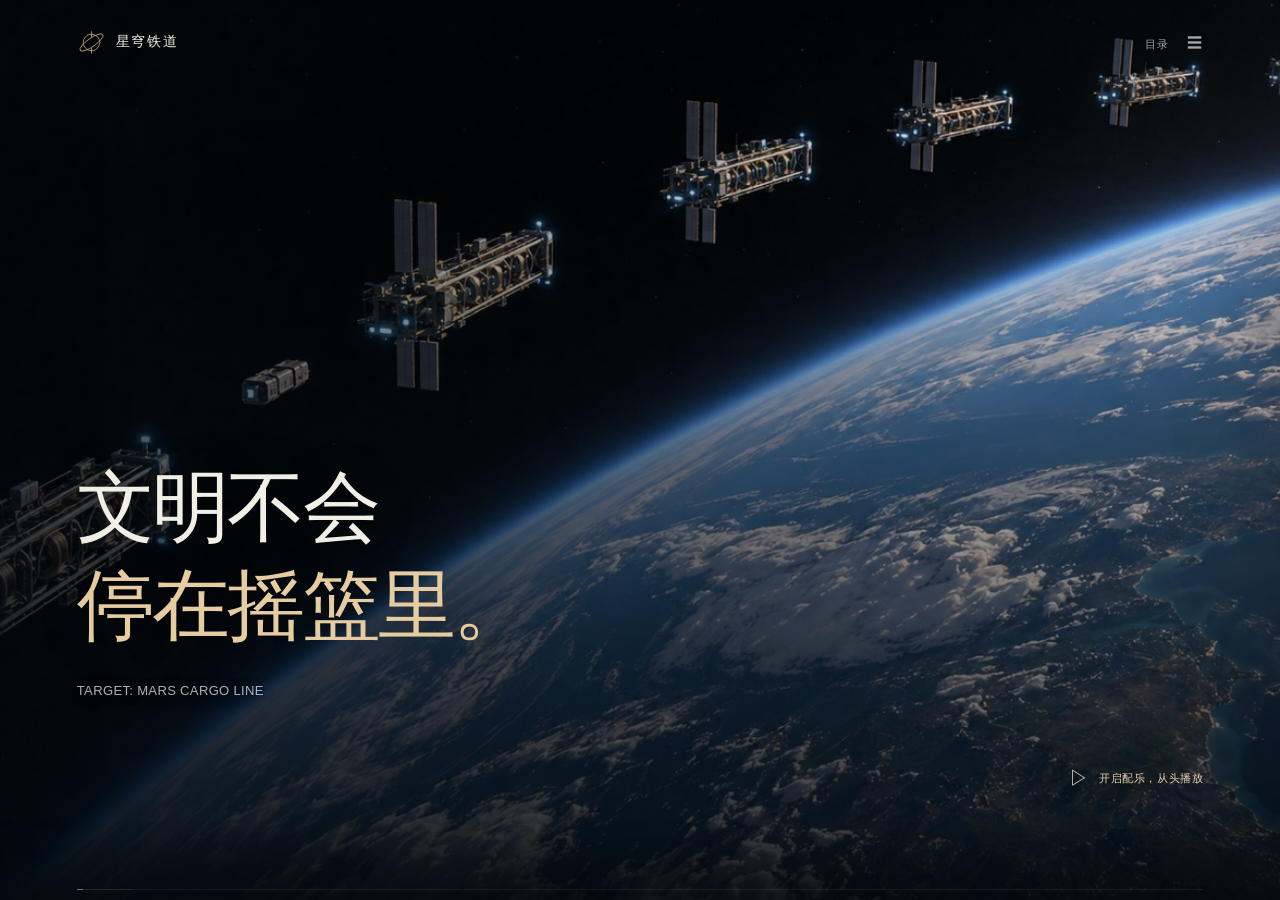
<file: index.html>
<!doctype html>
<html lang="zh-CN"><head>
<meta charset="UTF-8"><meta name="viewport" content="width=device-width,initial-scale=1.0,viewport-fit=cover"><meta name="theme-color" content="#03090f">
<meta name="description" content="星穹铁道，2222。电影式科幻路演：从飞船的能耗到可逆往返，从行星车站到铁路的历史必然，最后通向群星与商业。">
<meta property="og:title" content="星穹铁道 · 2222｜让星球成为车站"><meta property="og:image" content="assets/orbit-hero.webp?v=20261026-epic4">
<link rel="icon" type="image/svg+xml" href="assets/mark.svg?v=20261026-epic4"><link rel="stylesheet" href="cinema.css?v=20261026-epic4"><title>星穹铁道 · 2222 — 第一条路，总要由我们修起</title>
</head><body>
<canvas id="space" aria-hidden="true"></canvas>
<main id="film" aria-label="星穹铁道自动路演" tabindex="-1"><div id="scenes"></div><div id="diagram-stage" class="diagram-stage" aria-hidden="true"><canvas id="diagram"></canvas></div><div class="frame-vignette" aria-hidden="true"></div><div class="grain" aria-hidden="true"></div><div id="transition-flash" aria-hidden="true"></div><noscript><div class="noscript"><h1>人类必将走出地球。<br>接下来，必须修路。</h1><p>请启用JavaScript播放动态路演，或<a href="explore.html">进入探索版</a>。</p></div></noscript></main>
<header class="film-header"><a class="film-brand" href="#0" aria-label="重播星穹铁道路演"><svg viewBox="0 0 42 42" aria-hidden="true"><circle cx="21" cy="21" r="12"/><ellipse cx="21" cy="21" rx="20" ry="6" transform="rotate(-35 21 21)"/><path d="M21 5v8m0 16v8"/></svg><span>星穹铁道<small>ASTRAL RAIL INITIATIVE / 2222</small></span></a><div class="chapter-status"><span id="chapter-section">01 / 文明的必然</span><i></i><span id="scene-counter">01 / 20</span></div><div class="header-actions"><button id="chapters-open" aria-label="打开篇章目录" title="篇章目录">目录 <span>☰</span></button></div></header>
<aside class="scene-aside"><span id="scene-coordinate">EARTH / 2222</span><i></i><span>文明基础设施提案</span></aside>
<div id="playback-hint" class="playback-hint">自动播放中 <span>·</span> 空格暂停 <span>·</span> ← → 切换镜头</div>
<button id="music-start" class="music-start" aria-label="开启配乐并从头播放"><span aria-hidden="true">▷</span> 开启配乐，从头播放</button>
<footer class="player"><div id="film-timeline" class="film-timeline" role="group" aria-label="路演镜头进度"></div><div class="player-controls"><div class="transport-controls"><button id="previous" aria-label="上一幕" title="上一幕（←）">〈</button><button id="play-pause" aria-label="暂停" title="暂停（空格）"><svg viewBox="0 0 24 24" aria-hidden="true"><path d="M8 5v14M16 5v14"/></svg></button><button id="next" aria-label="下一幕" title="下一幕（→）">〉</button><span class="timecode"><b id="elapsed-time">00:00</b><i>/</i><span id="total-time">04:26</span></span></div><div class="player-title"><span id="scene-name">出发</span><small id="player-state">自动播放</small></div><div class="view-controls"><button id="sound-toggle" aria-pressed="false" aria-label="开启配乐">配乐 <span>关</span></button><button id="speed-toggle" aria-label="调整播放速度">1×</button><button id="replay" aria-label="从头播放" title="从头播放">↺</button></div></div></footer>
<dialog id="chapters-dialog" aria-labelledby="chapters-title"><div class="dialog-head"><span class="eyebrow">星穹铁道 · 2222</span><button class="close-dialog" data-close="chapters-dialog" aria-label="关闭篇章目录">×</button></div><h2 id="chapters-title">下一站，群星。</h2><div class="menu-utilities"><a href="principle.html" id="principle-link">原理演示 ↗</a><a href="explore.html" id="explore-link">项目与收益模型 ↗</a><button id="fullscreen" aria-label="全屏播放">全屏 ⛶</button></div><div id="chapter-grid"></div><p class="music-credit">配乐：<a href="https://www.scottbuckley.com.au/library/the-climb/" target="_blank" rel="noopener">The Climb — Scott Buckley</a><br>Released under <a href="https://creativecommons.org/licenses/by/4.0/" target="_blank" rel="noopener">CC-BY 4.0</a> · <a href="https://www.scottbuckley.com.au" target="_blank" rel="noopener">www.scottbuckley.com.au</a><br>为本片剪辑，含段落衔接、音量调整与淡入淡出。</p><p class="dialog-foot">空格暂停 · ← → 切幕 · 手机左右滑动</p></dialog>
<dialog id="invest-dialog" aria-labelledby="invest-title"><div class="dialog-head"><span class="eyebrow">EARTH—MARS / CAPITAL PROPOSAL</span><button class="close-dialog" data-close="invest-dialog" aria-label="关闭投资提案">×</button></div><h2 id="invest-title">一起修建<br>第一条地火干线。</h2><p>首轮1,200亿信用点，用于能量循环验证、可靠捕获与首段工程。这笔资金将推动第一条行星际铁路开工。</p><form id="invest-form"><label for="investor-name">投资方 / 产业伙伴</label><input id="investor-name" maxlength="60" placeholder="群星建设联合体" required><label for="investment-amount">拟参与金额 · 亿信用点</label><input id="investment-amount" type="number" min="1" max="1200" step="1" value="100" required><p class="share-note" id="investment-share">占首轮融资目标8.33%</p><button class="gold-button" type="submit">生成并下载投资提案 <span>↓</span></button><small id="proposal-status" role="status">提案由你保存，建设权益与出资安排留待共同商定。</small></form></dialog>
<p id="toast" class="toast" role="status"></p><script type="module" src="cinema.js?v=20261026-epic4"></script>
</body></html>
</file>
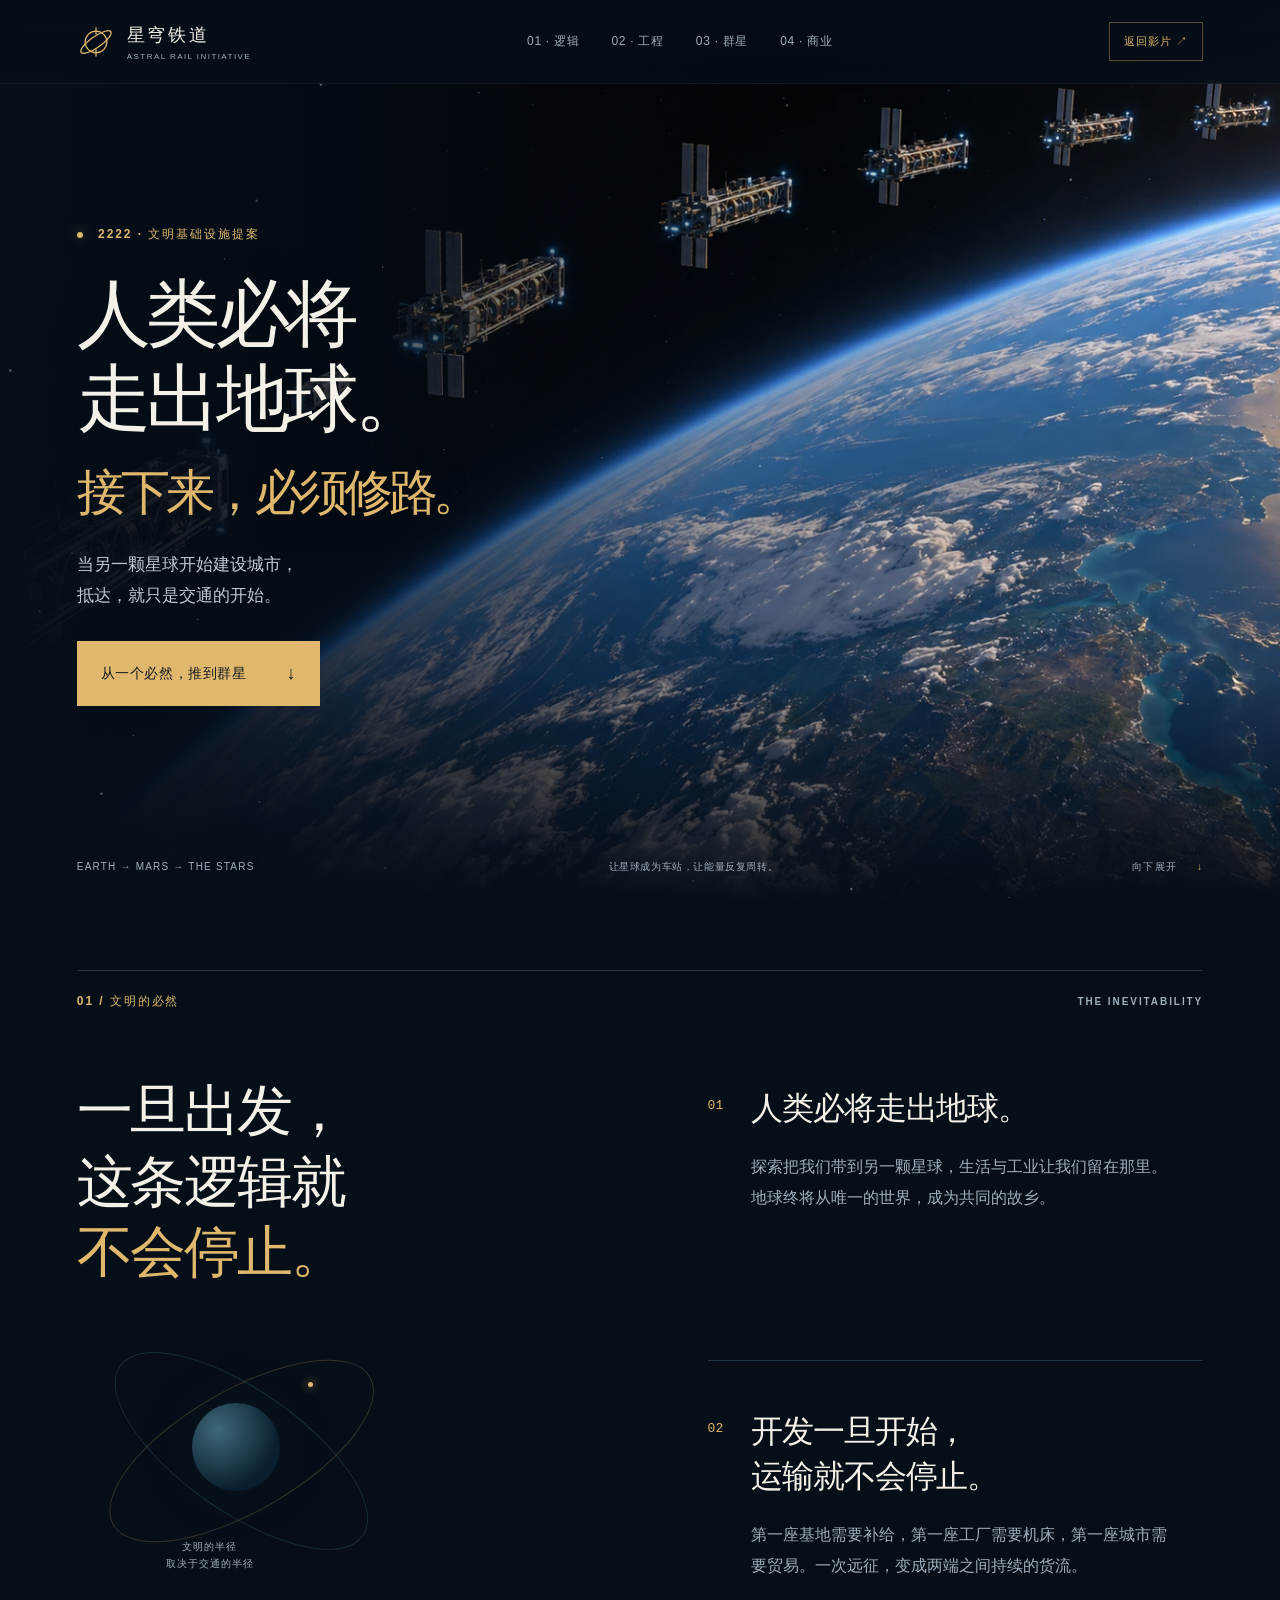
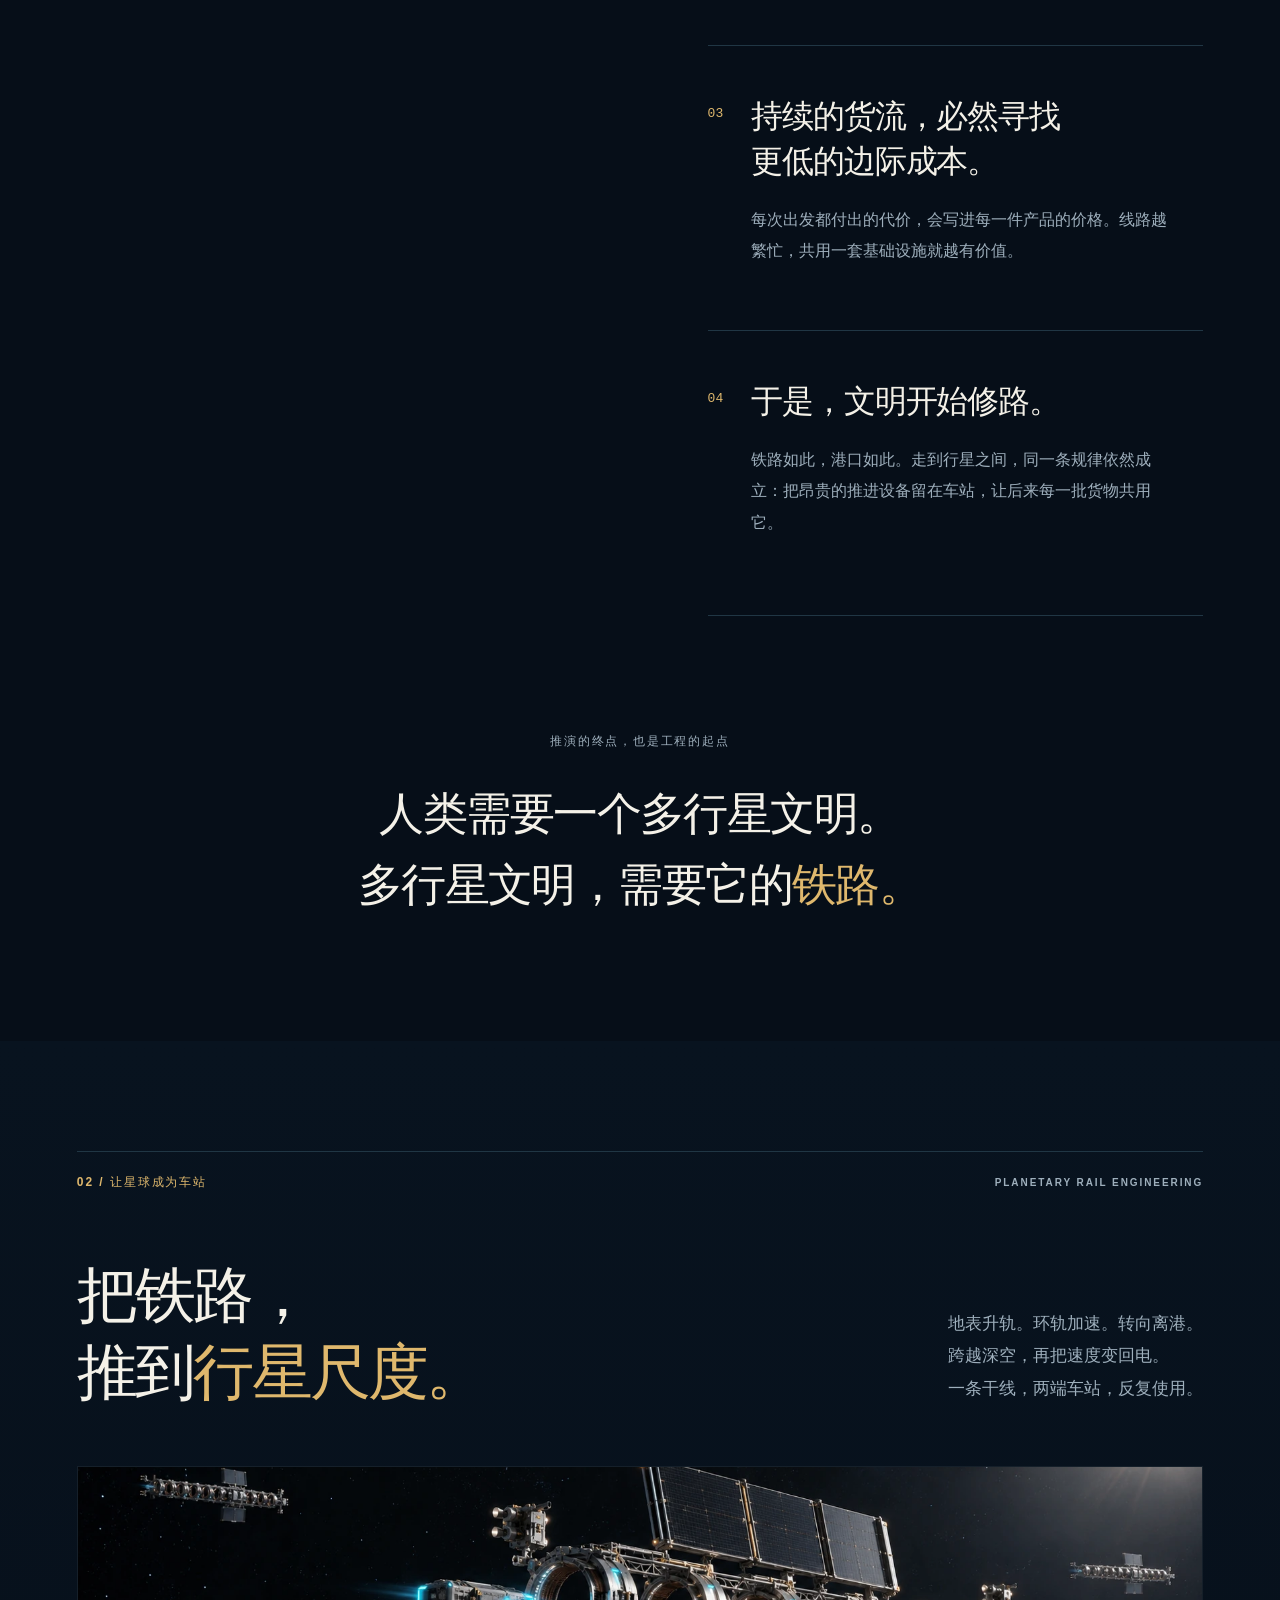
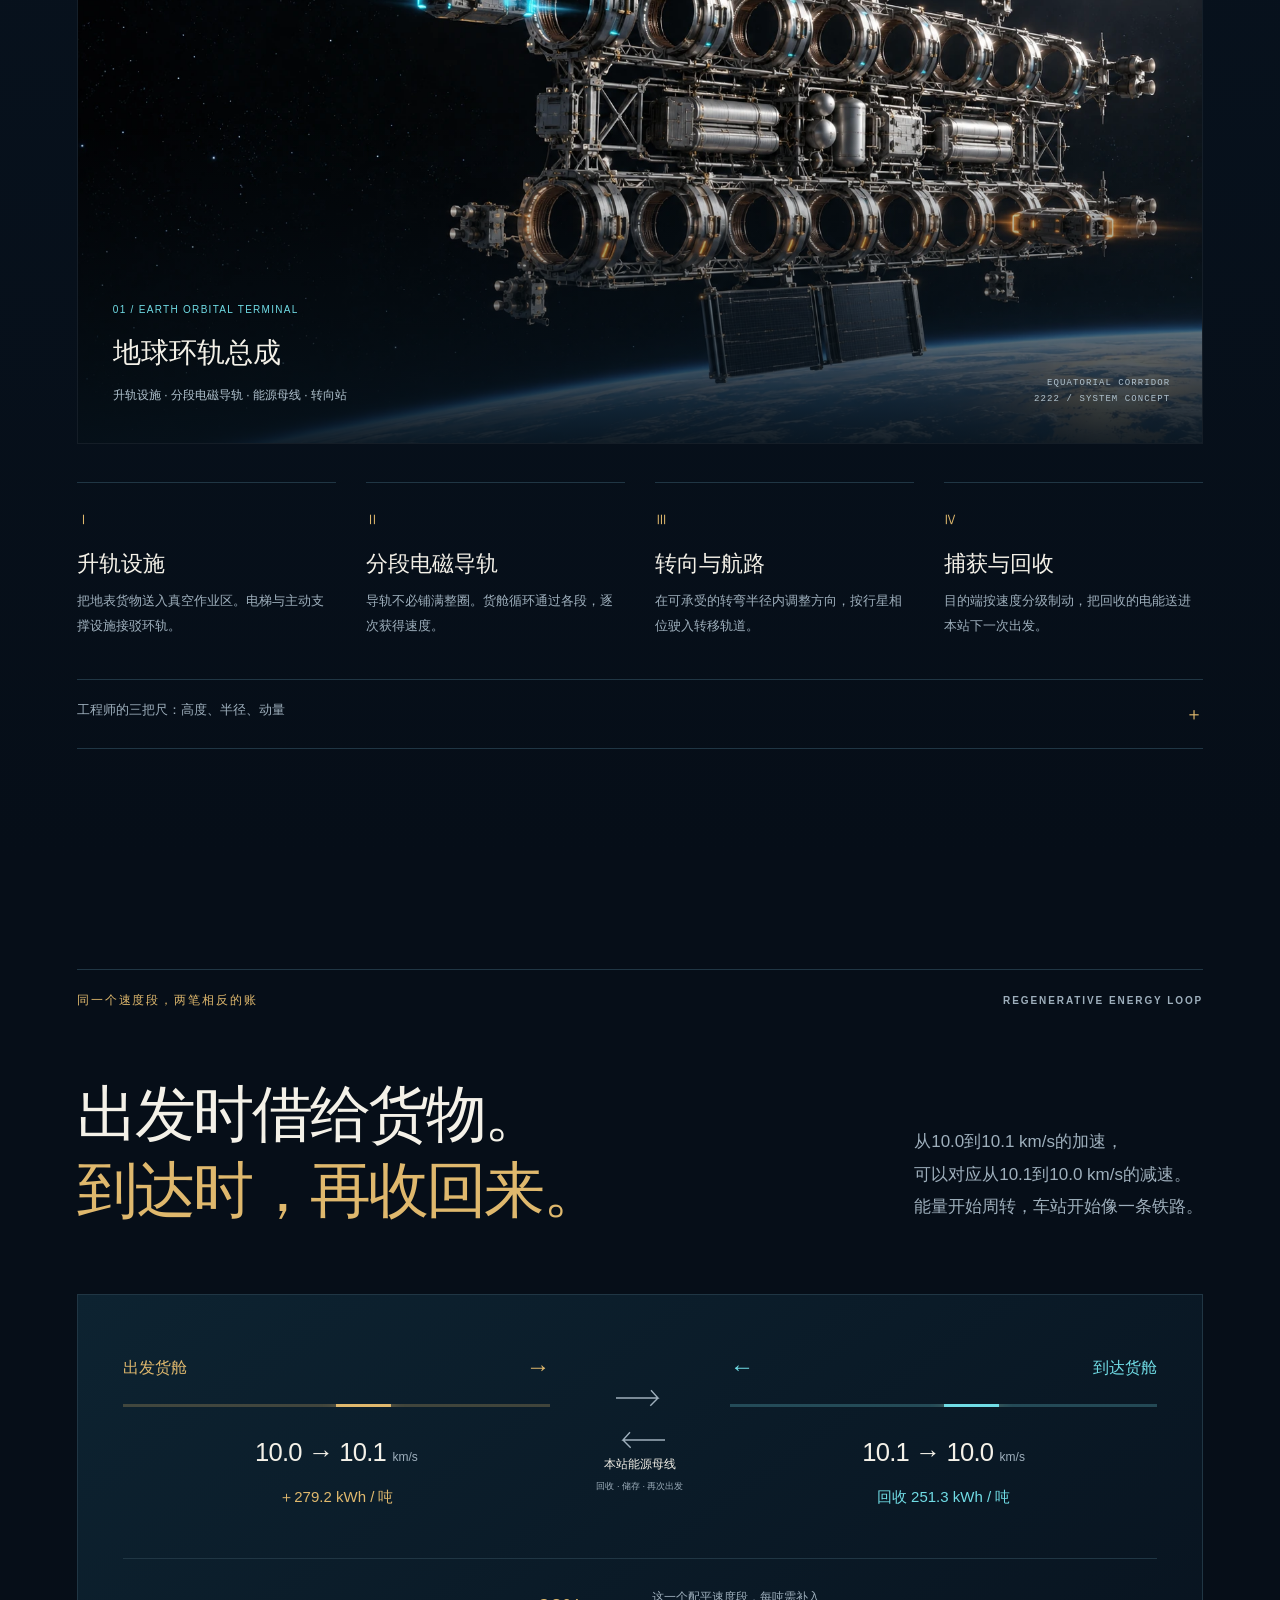
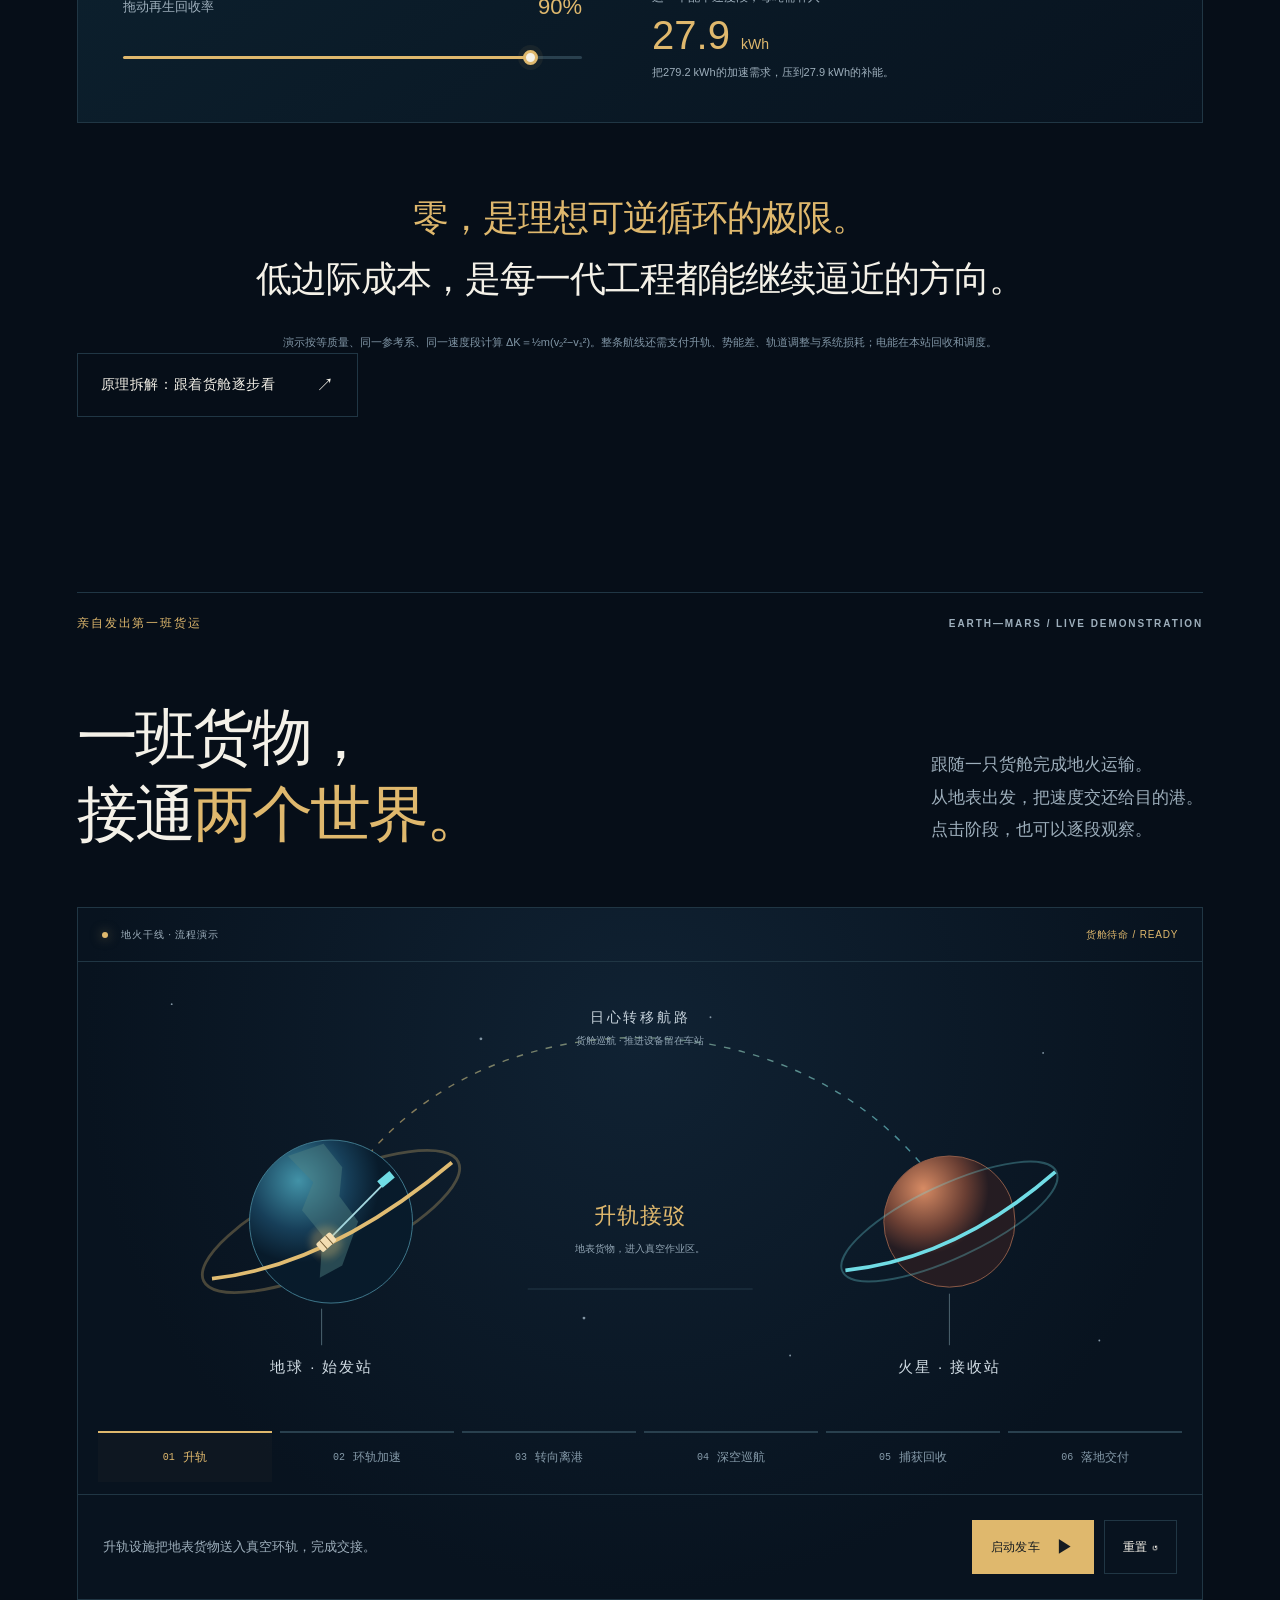
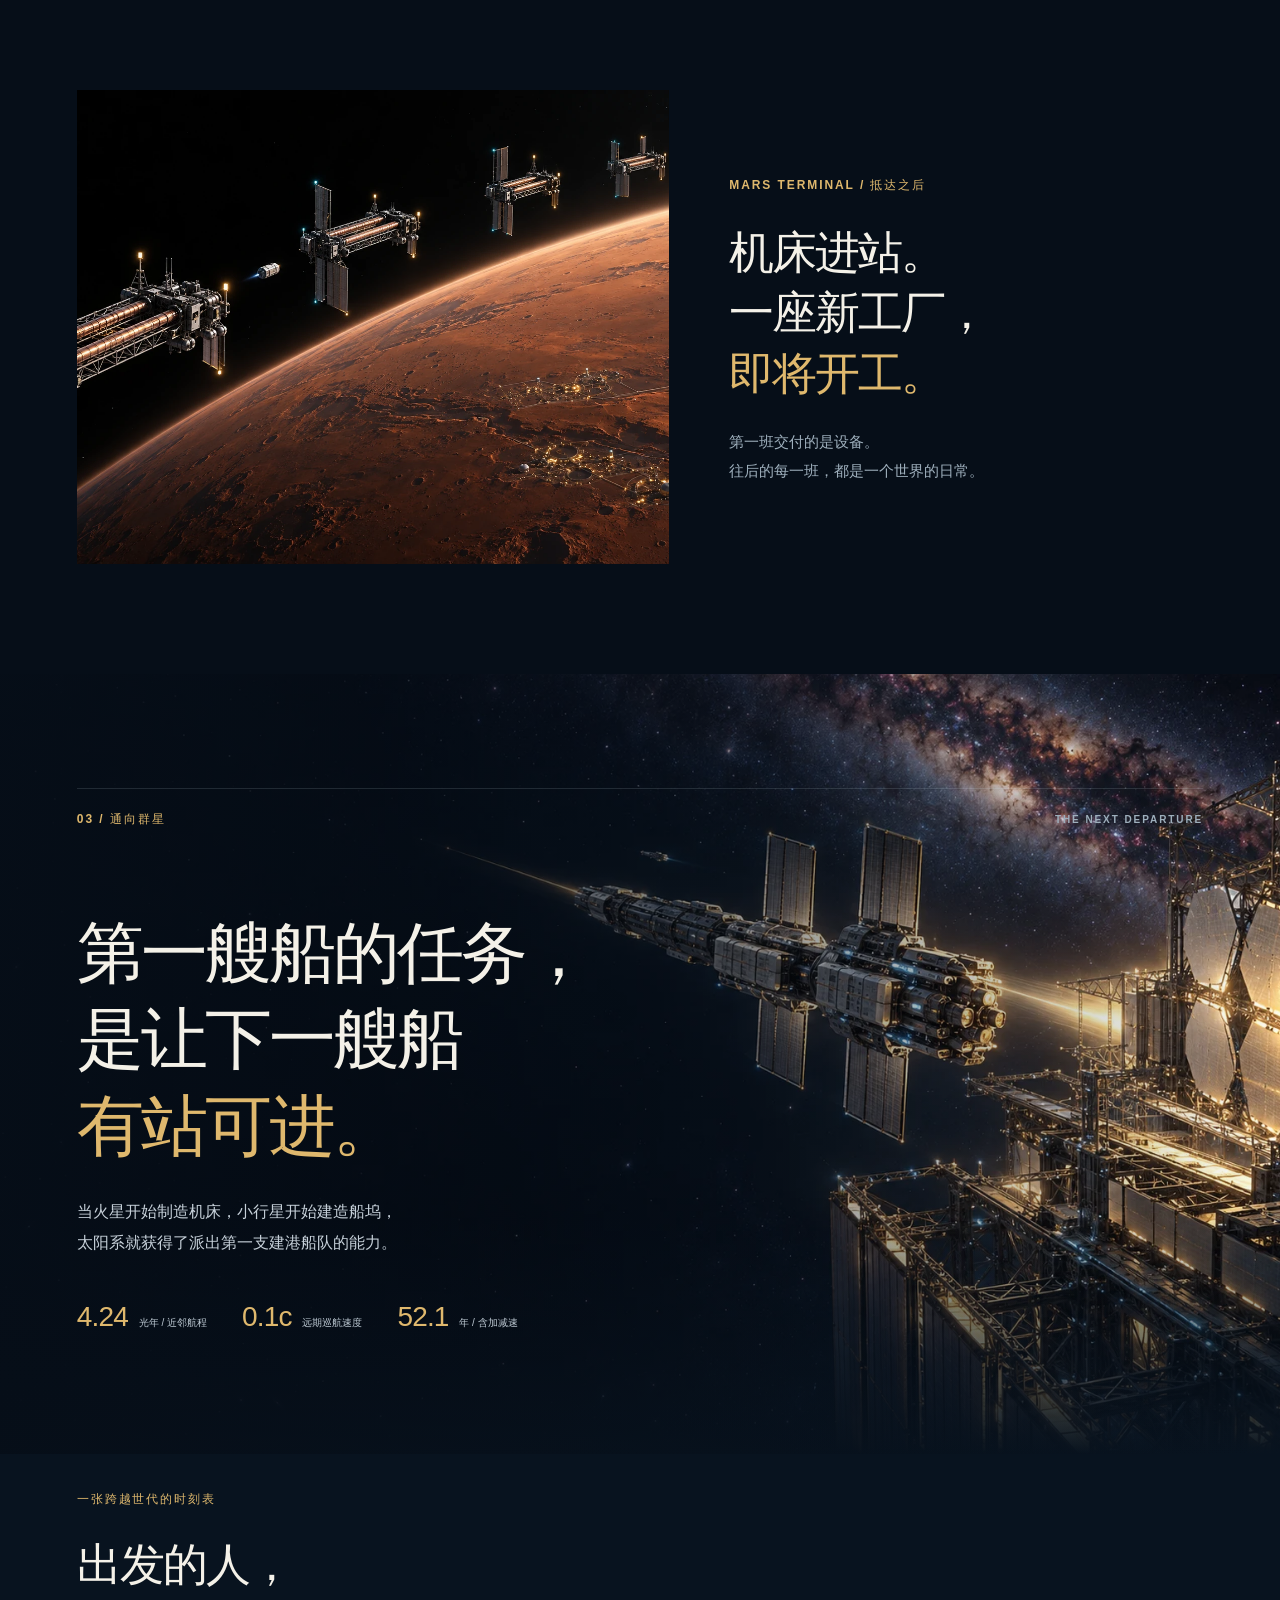
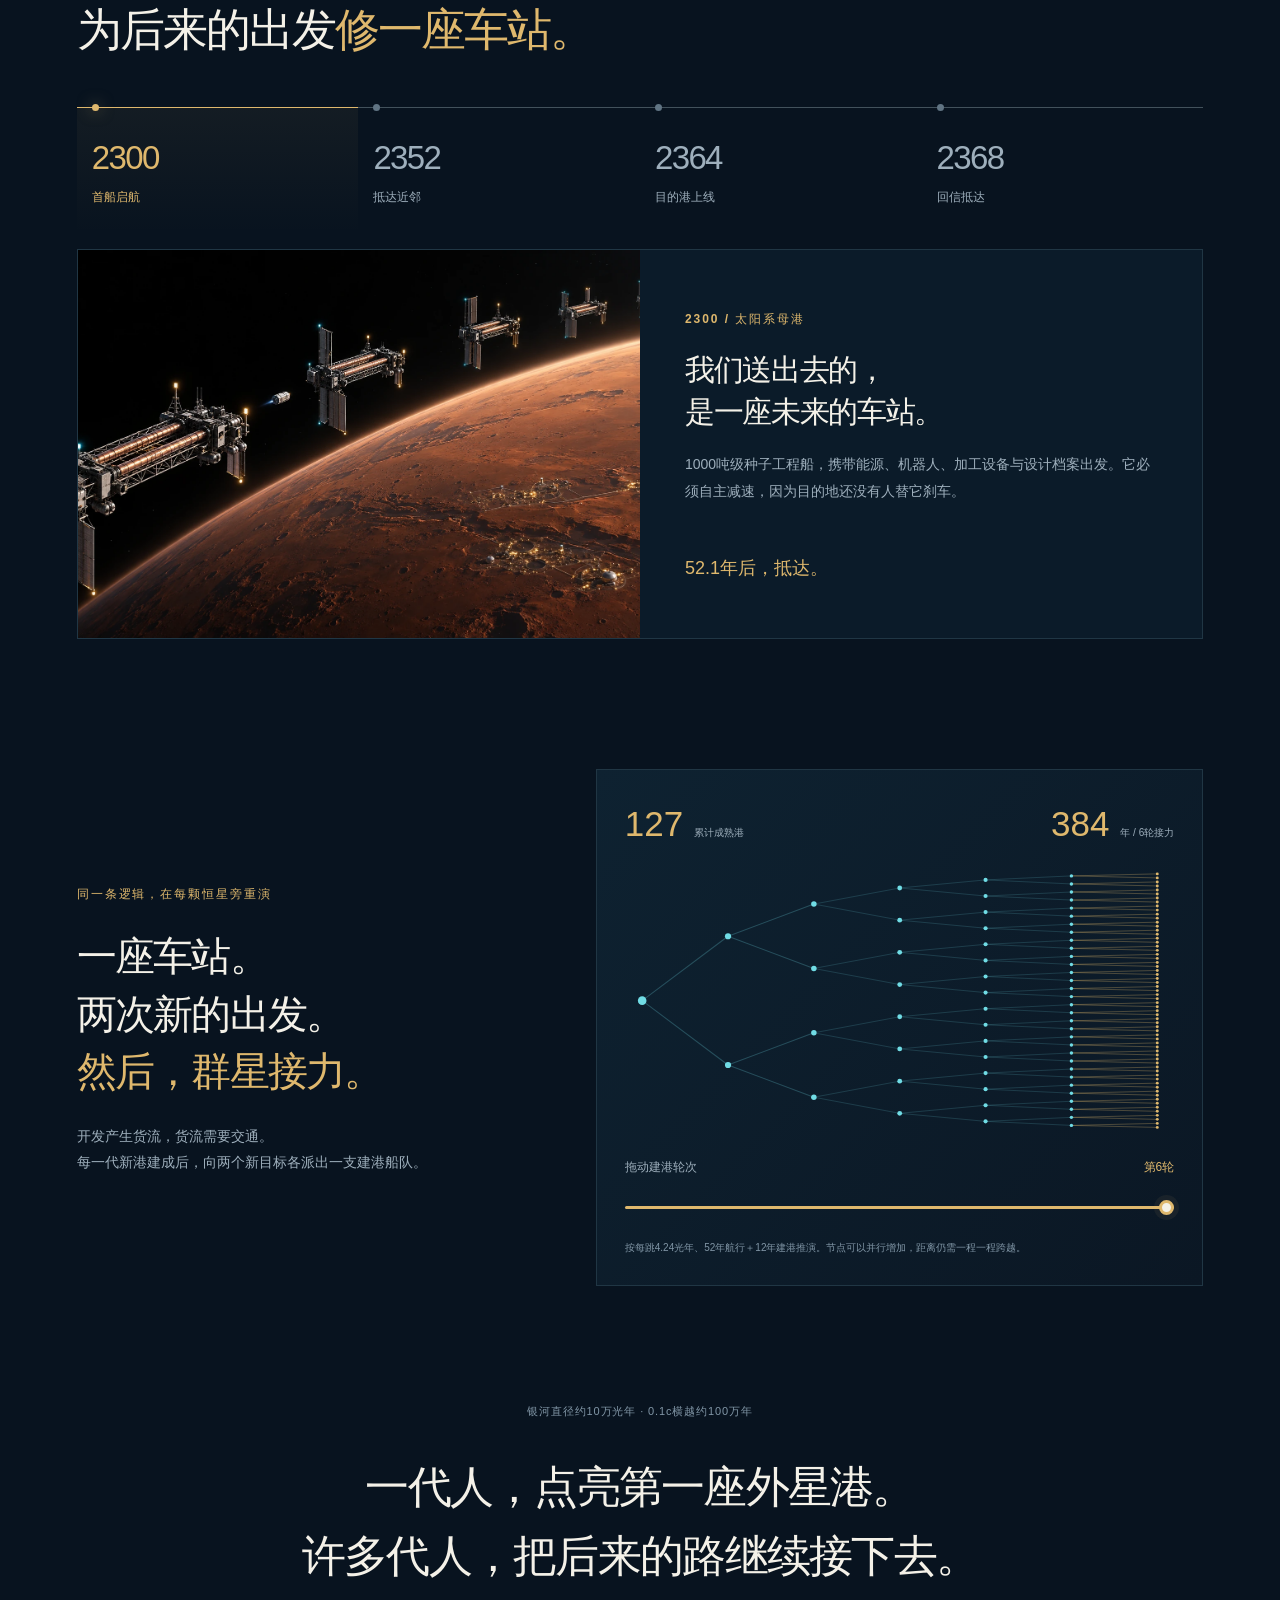
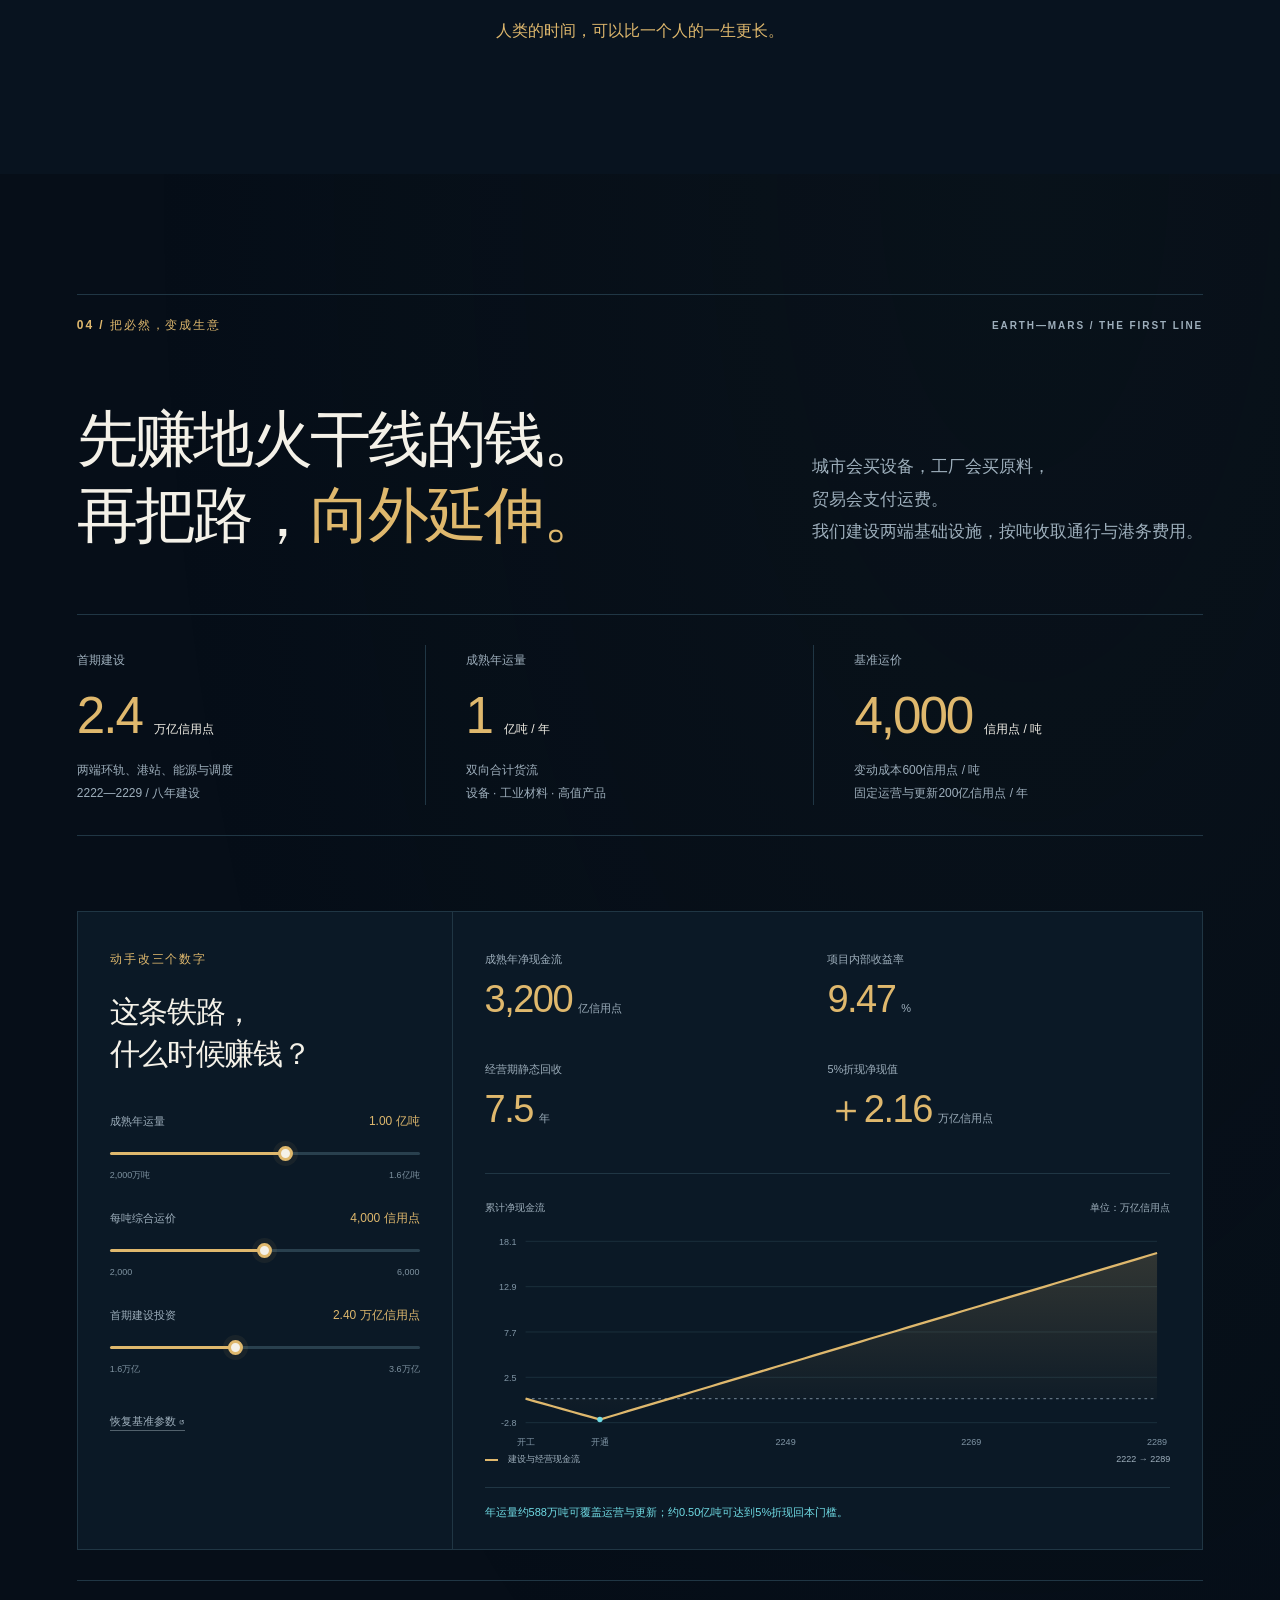
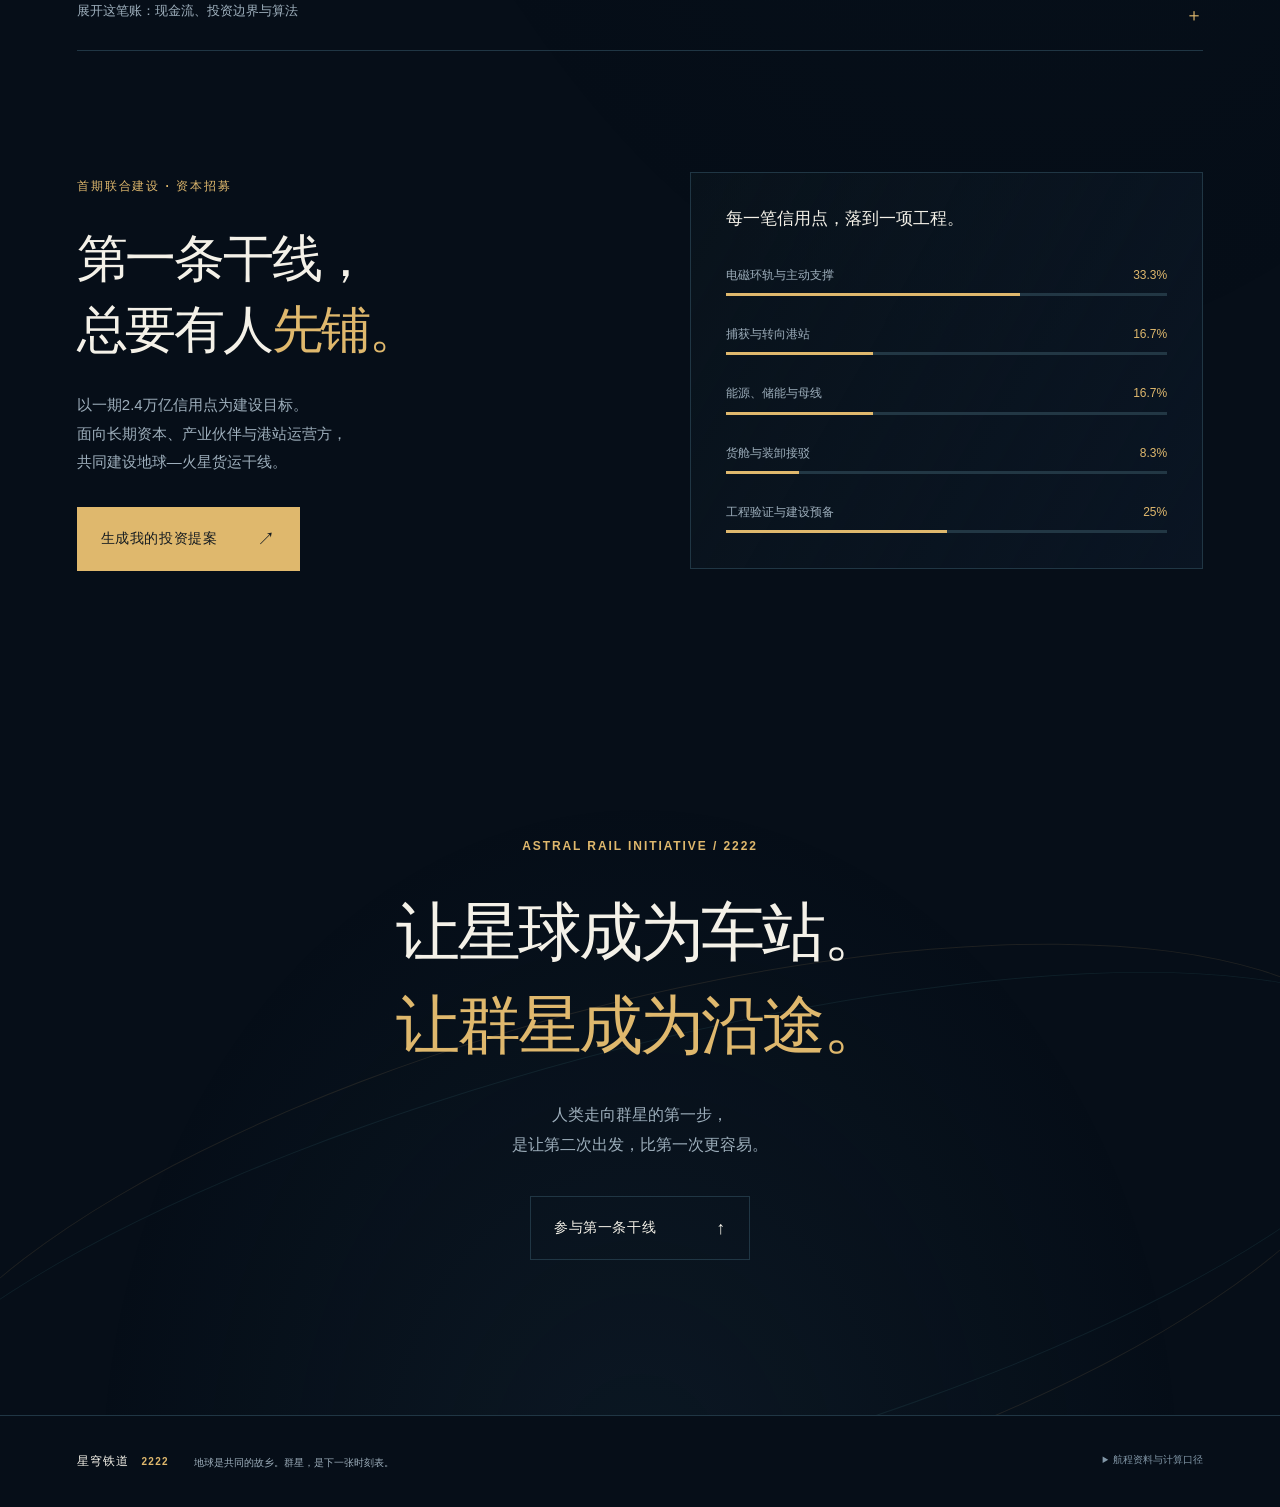
<file: explore.html>
<!doctype html>
<html lang="zh-CN">
<head>
  <meta charset="UTF-8">
  <meta name="viewport" content="width=device-width, initial-scale=1.0">
  <meta name="theme-color" content="#060e18">
  <meta name="description" content="星穹铁道计划，2222。让星球成为车站，让文明通向群星。探索行星环轨、再生制动和地火干线投资模型。">
  <meta property="og:title" content="星穹铁道计划 · 2222">
  <meta property="og:description" content="开发必然产生货流，货流必然要求交通。人类走向群星，先从修路开始。">
  <meta property="og:image" content="assets/orbit-hero.webp?v=20261026-epic4">
  <title>星穹铁道计划 — 让星球成为车站</title>
  <link rel="icon" type="image/svg+xml" href="assets/mark.svg?v=20261026-epic4">
  <link rel="stylesheet" href="style.css">
  <style>.nav #mode-toggle{display:none}</style>
</head>
<body>
  <a class="skip" href="#logic">跳到文明推演</a>
  <div class="reading-progress" aria-hidden="true"><i></i></div>
  <header class="nav">
    <a class="brand" href="#home" aria-label="星穹铁道 首页"><svg viewBox="0 0 42 42" aria-hidden="true"><circle cx="21" cy="21" r="12"/><ellipse cx="21" cy="21" rx="20" ry="6" transform="rotate(-35 21 21)"/><path d="M21 5v8m0 16v8"/></svg><span>星穹铁道<small>ASTRAL RAIL INITIATIVE</small></span></a>
    <nav aria-label="篇章导航"><a href="#logic">01 · 逻辑</a><a href="#engineering">02 · 工程</a><a href="#stars">03 · 群星</a><a href="#business">04 · 商业</a></nav>
    <button class="nav-mode" id="mode-toggle" aria-pressed="false">路演模式 <span>↗</span></button><a class="nav-mode" href="index.html">返回影片 ↗</a>
  </header>

  <main>
    <section id="home" class="hero chapter" aria-labelledby="hero-title">
      <div class="hero-art" role="img" aria-label="地球上方的巨大电磁环轨与轨道货运港"></div>
      <canvas id="starfield" aria-hidden="true"></canvas>
      <div class="hero-content">
        <div class="eyebrow reveal"><span class="live-dot"></span> 2222 · 文明基础设施提案</div>
        <h1 id="hero-title" class="reveal">人类必将<br>走出地球。<br><em>接下来，必须修路。</em></h1>
        <p class="hero-copy reveal">当另一颗星球开始建设城市，<br>抵达，就只是交通的开始。</p>
        <a class="button primary reveal" href="#logic">从一个必然，推到群星 <span>↓</span></a>
      </div>
      <div class="hero-foot"><span>EARTH → MARS → THE STARS</span><span>让星球成为车站，让能量反复周转。</span><span class="scroll-cue">向下展开 <b>↓</b></span></div>
    </section>

    <section id="logic" class="logic chapter section-pad" aria-labelledby="logic-title">
      <div class="section-kicker reveal"><span>01 / 文明的必然</span><span>THE INEVITABILITY</span></div>
      <div class="logic-layout">
        <div class="logic-sticky">
          <h2 id="logic-title" class="reveal">一旦出发，<br>这条逻辑就<br><em>不会停止。</em></h2>
          <div class="logic-orbit" aria-hidden="true"><div class="orbit-a"></div><div class="orbit-b"></div><span class="logic-planet"></span><i></i><b>文明的半径<br>取决于交通的半径</b></div>
        </div>
        <div class="logic-steps">
          <article class="logic-step reveal" data-step="0"><span class="step-number">01</span><div><h3>人类必将走出地球。</h3><p>探索把我们带到另一颗星球，生活与工业让我们留在那里。地球终将从唯一的世界，成为共同的故乡。</p></div></article>
          <article class="logic-step reveal" data-step="1"><span class="step-number">02</span><div><h3>开发一旦开始，<br>运输就不会停止。</h3><p>第一座基地需要补给，第一座工厂需要机床，第一座城市需要贸易。一次远征，变成两端之间持续的货流。</p></div></article>
          <article class="logic-step reveal" data-step="2"><span class="step-number">03</span><div><h3>持续的货流，必然寻找<br>更低的边际成本。</h3><p>每次出发都付出的代价，会写进每一件产品的价格。线路越繁忙，共用一套基础设施就越有价值。</p></div></article>
          <article class="logic-step reveal" data-step="3"><span class="step-number">04</span><div><h3>于是，文明开始修路。</h3><p>铁路如此，港口如此。走到行星之间，同一条规律依然成立：把昂贵的推进设备留在车站，让后来每一批货物共用它。</p></div></article>
        </div>
      </div>
      <div class="logic-verdict reveal"><span>推演的终点，也是工程的起点</span><p>人类需要一个多行星文明。<br>多行星文明，需要它的<span>铁路。</span></p></div>
    </section>

    <section id="engineering" class="engineering chapter section-pad" aria-labelledby="engineering-title">
      <div class="section-kicker reveal"><span>02 / 让星球成为车站</span><span>PLANETARY RAIL ENGINEERING</span></div>
      <div class="section-heading reveal"><h2 id="engineering-title">把铁路，<br>推到<span class="gold">行星尺度。</span></h2><p>地表升轨。环轨加速。转向离港。<br>跨越深空，再把速度变回电。<br>一条干线，两端车站，反复使用。</p></div>
      <div class="engineering-panorama reveal"><img src="assets/orbit-engineering.webp?v=20261026-epic4" loading="lazy" alt="环绕地球的分段电磁导轨、太空电梯与轨道转向港的工程概念图"><div class="image-label"><span>01 / EARTH ORBITAL TERMINAL</span><strong>地球环轨总成</strong><small>升轨设施 · 分段电磁导轨 · 能源母线 · 转向站</small></div><div class="image-coordinate">EQUATORIAL CORRIDOR<br>2222 / SYSTEM CONCEPT</div></div>
      <div class="engineering-spec reveal">
        <div><b>Ⅰ</b><h3>升轨设施</h3><p>把地表货物送入真空作业区。电梯与主动支撑设施接驳环轨。</p></div>
        <div><b>Ⅱ</b><h3>分段电磁导轨</h3><p>导轨不必铺满整圈。货舱循环通过各段，逐次获得速度。</p></div>
        <div><b>Ⅲ</b><h3>转向与航路</h3><p>在可承受的转弯半径内调整方向，按行星相位驶入转移轨道。</p></div>
        <div><b>Ⅳ</b><h3>捕获与回收</h3><p>目的端按速度分级制动，把回收的电能送进本站下一次出发。</p></div>
      </div>
      <details class="technical-details reveal"><summary>工程师的三把尺：高度、半径、动量 <span>＋</span></summary><div><p><strong>高度。</strong>环轨工作区要避开稠密大气；完整升轨体系需跨越更大的高度，不能把大气层边缘当作电梯终点。</p><p><strong>半径。</strong>弯道加速度 a＝v²/r。10 km/s 在约地球尺度半径上的向心加速度已达约1.6g，速度更高就需要更大的转弯尺度。</p><p><strong>动量。</strong>导轨、支撑、行星与货舱共同交换动量。双向货流、轨道维护与储能调度，是车站长期运营的一部分。</p></div></details>
    </section>

    <section id="principle" class="principle chapter section-pad" aria-labelledby="principle-title">
      <div class="section-kicker reveal"><span>同一个速度段，两笔相反的账</span><span>REGENERATIVE ENERGY LOOP</span></div>
      <div class="section-heading reveal"><h2 id="principle-title">出发时借给货物。<br><span class="gold">到达时，再收回来。</span></h2><p>从10.0到10.1 km/s的加速，<br>可以对应从10.1到10.0 km/s的减速。<br>能量开始周转，车站开始像一条铁路。</p></div>
      <div class="energy-demo reveal">
        <div class="energy-track"><span class="cargo outgoing">出发货舱 <b>→</b></span><div class="rail-line gold-line"><i></i></div><strong>10.0 → 10.1 <small>km/s</small></strong><span class="track-energy" id="out-energy">＋279.2 kWh / 吨</span></div>
        <div class="energy-core"><svg viewBox="0 0 120 100" aria-hidden="true"><path d="M25 20H85L75 9m10 11L74 31M95 80H35L45 69m-10 11 11 11"/></svg><span>本站能源母线</span><small>回收 · 储存 · 再次出发</small></div>
        <div class="energy-track"><span class="cargo incoming"><b>←</b> 到达货舱</span><div class="rail-line cyan-line"><i></i></div><strong>10.1 → 10.0 <small>km/s</small></strong><span class="track-energy cyan" id="in-energy">回收 251.3 kWh / 吨</span></div>
        <div class="energy-control"><label for="recovery">拖动再生回收率 <strong id="recovery-value">90%</strong></label><input type="range" id="recovery" min="0" max="100" step="1" value="90"><div><span>这一个配平速度段，每吨需补入</span><strong><b id="net-energy">27.9</b> <small>kWh</small></strong><span id="energy-caption">把279.2 kWh的加速需求，压到27.9 kWh的补能。</span></div></div>
      </div>
      <p class="principle-line reveal"><em>零，是理想可逆循环的极限。</em><br>低边际成本，是每一代工程都能继续逼近的方向。</p>
      <p class="small-note reveal">演示按等质量、同一参考系、同一速度段计算 ΔK＝½m(v₂²−v₁²)。整条航线还需支付升轨、势能差、轨道调整与系统损耗；电能在本站回收和调度。</p>
      <p class="reveal"><a class="button ghost" href="principle.html">原理拆解：跟着货舱逐步看 <span>↗</span></a></p>
    </section>

    <section id="simulation" class="simulation chapter section-pad" aria-labelledby="simulation-title">
      <div class="section-kicker reveal"><span>亲自发出第一班货运</span><span>EARTH—MARS / LIVE DEMONSTRATION</span></div>
      <div class="section-heading reveal"><h2 id="simulation-title">一班货物，<br>接通<span class="gold">两个世界。</span></h2><p>跟随一只货舱完成地火运输。<br>从地表出发，把速度交还给目的港。<br>点击阶段，也可以逐段观察。</p></div>
      <div class="sim-shell reveal">
        <div class="sim-topbar"><span><i class="live-dot"></i> 地火干线 · 流程演示</span><span id="sim-status" role="status">货舱待命 / READY</span></div>
        <svg class="transport-diagram" viewBox="0 0 1200 500" role="img" aria-label="地火运输流程示意，货舱从地球升轨、加速、转向后巡航，抵达火星回收动能并交付">
          <defs><radialGradient id="earthG" cx="30%" cy="25%"><stop offset="0" stop-color="#4292a7"/><stop offset=".6" stop-color="#173f59"/><stop offset="1" stop-color="#081b2b"/></radialGradient><radialGradient id="marsG" cx="30%" cy="25%"><stop offset="0" stop-color="#d78b64"/><stop offset=".65" stop-color="#693e33"/><stop offset="1" stop-color="#251c22"/></radialGradient><linearGradient id="routeG"><stop stop-color="#dfb86d"/><stop offset="1" stop-color="#70dce5"/></linearGradient><filter id="glow"><feGaussianBlur stdDeviation="4"/></filter></defs>
          <g class="diagram-stars" fill="#8396a4"><circle cx="100" cy="45" r="1"/><circle cx="430" cy="82" r="1.5"/><circle cx="675" cy="59" r="1"/><circle cx="1030" cy="97" r="1"/><circle cx="540" cy="380" r="1.5"/><circle cx="760" cy="420" r="1"/><circle cx="1090" cy="404" r="1"/></g>
          <path id="flight-path" d="M 300,218 C 440,35 752,35 902,218" fill="none" stroke="url(#routeG)" stroke-width="1.5" stroke-dasharray="7 9" opacity=".6"/>
          <text x="600" y="64" text-anchor="middle" class="diagram-label">日心转移航路</text><text x="600" y="88" text-anchor="middle" class="diagram-sub">货舱巡航 · 推进设备留在车站</text>
          <ellipse cx="270" cy="277" rx="150" ry="46" transform="rotate(-25 270 277)" fill="none" stroke="#dcba72" stroke-width="3" opacity=".3"/>
          <circle cx="270" cy="277" r="87" fill="url(#earthG)" stroke="#427d91" stroke-width="1"/>
          <path d="M224 207l27 28-12 30 22 27-3 45 24-13 17-47-20-27 3-31-20-25" fill="#518080" opacity=".45"/>
          <path d="M143 338 Q268 324 399 214" fill="none" stroke="#e0bc72" stroke-width="4"/>
          <line x1="265" y1="299" x2="327" y2="236" stroke="#a3d6de" stroke-width="2"/><rect x="320" y="228" width="17" height="9" fill="#70dce5" transform="rotate(-40 328 232)"/>
          <circle cx="930" cy="277" r="70" fill="url(#marsG)" stroke="#915e49" stroke-width="1"/>
          <ellipse cx="930" cy="277" rx="126" ry="39" transform="rotate(-25 930 277)" fill="none" stroke="#70dce5" stroke-width="2" opacity=".3"/>
          <path d="M819 329 Q936 317 1043 224" fill="none" stroke="#70dce5" stroke-width="4"/>
          <path d="M260 370 L260 409 M930 354 L930 409" stroke="#526975" stroke-width="1"/><text x="260" y="438" text-anchor="middle" class="planet-label">地球 · 始发站</text><text x="930" y="438" text-anchor="middle" class="planet-label">火星 · 接收站</text>
          <g id="sim-cargo"><circle r="17" fill="#dfb86d" opacity=".3" filter="url(#glow)"/><rect x="-10" y="-6" width="20" height="12" rx="2" fill="#f3ddb1"/><path d="M-4-6V6M4-6V6" stroke="#735c34"/></g>
          <g id="sim-arrival" opacity="0"><circle cx="926" cy="255" r="12" fill="#70dce5" filter="url(#glow)"/><circle cx="926" cy="255" r="5" fill="#dcffff"/></g>
          <text x="600" y="279" text-anchor="middle" class="diagram-stage" id="sim-large-stage">等待发车</text><text x="600" y="310" text-anchor="middle" class="diagram-sub" id="sim-large-sub">第一班货运，准备就绪。</text>
          <path d="M480 349H720" stroke="#263b49"/><path id="sim-progress-path" d="M480 349H480" stroke="#dfb86d" stroke-width="3"/>
        </svg>
        <div class="sim-phases" role="group" aria-label="运输阶段"><button data-phase="0" class="active">01 <span>升轨</span></button><button data-phase="1">02 <span>环轨加速</span></button><button data-phase="2">03 <span>转向离港</span></button><button data-phase="3">04 <span>深空巡航</span></button><button data-phase="4">05 <span>捕获回收</span></button><button data-phase="5">06 <span>落地交付</span></button></div>
        <div class="sim-bottom"><p id="sim-description" aria-live="polite">升轨设施把地表货物送入真空环轨，完成交接。</p><div><button class="button primary" id="sim-play">启动发车 <span>▶</span></button><button class="button ghost" id="sim-reset" aria-label="重置运输演示">重置 ↺</button></div></div>
      </div>
      <div class="destination reveal"><img src="assets/orbit-marsport.webp?v=20261026-epic4" loading="lazy" alt="火星工业区上方的巨大轨道接收港"><div><span class="eyebrow">MARS TERMINAL / 抵达之后</span><h3>机床进站。<br>一座新工厂，<br><span class="gold">即将开工。</span></h3><p>第一班交付的是设备。<br>往后的每一班，都是一个世界的日常。</p></div></div>
    </section>

    <section id="stars" class="stars chapter" aria-labelledby="stars-title">
      <div class="stellar-hero"><img src="assets/stellar-network.webp?v=20261026-epic4" alt="远期种子工程船从恒星际工业港启航，驶向群星" loading="lazy"><div class="section-pad stellar-hero-content"><div class="section-kicker reveal"><span>03 / 通向群星</span><span>THE NEXT DEPARTURE</span></div><h2 id="stars-title" class="reveal">第一艘船的任务，<br>是让下一艘船<br><em>有站可进。</em></h2><p class="reveal">当火星开始制造机床，小行星开始建造船坞，<br>太阳系就获得了派出第一支建港船队的能力。</p><div class="stellar-spec reveal"><span><b>4.24</b> 光年 / 近邻航程</span><span><b>0.1c</b> 远期巡航速度</span><span><b>52.1</b> 年 / 含加减速</span></div></div></div>
      <div class="section-pad star-story">
        <div class="story-heading reveal"><span class="eyebrow">一张跨越世代的时刻表</span><h3>出发的人，<br>为后来的出发<span class="gold">修一座车站。</span></h3></div>
        <div class="star-timeline" role="tablist" aria-label="恒星际建港故事"><button role="tab" id="year-tab-2300" aria-selected="true" aria-controls="star-story-panel" data-year="2300" class="active"><b>2300</b><span>首船启航</span></button><button role="tab" id="year-tab-2352" aria-selected="false" aria-controls="star-story-panel" data-year="2352"><b>2352</b><span>抵达近邻</span></button><button role="tab" id="year-tab-2364" aria-selected="false" aria-controls="star-story-panel" data-year="2364"><b>2364</b><span>目的港上线</span></button><button role="tab" id="year-tab-2368" aria-selected="false" aria-controls="star-story-panel" data-year="2368"><b>2368</b><span>回信抵达</span></button></div>
        <div class="star-story-panel reveal" id="star-story-panel" role="tabpanel" aria-labelledby="year-tab-2300"><img src="assets/first-starport.webp?v=20261026-epic4" alt="陌生恒星旁正在建设的第一座自动化接收港" loading="lazy"><div><span id="story-date" class="eyebrow">2300 / 太阳系母港</span><h4 id="story-title">我们送出去的，<br>是一座未来的车站。</h4><p id="story-copy">1000吨级种子工程船，携带能源、机器人、加工设备与设计档案出发。它必须自主减速，因为目的地还没有人替它刹车。</p><strong id="story-number">52.1年后，抵达。</strong></div></div>
        <div class="recursive reveal"><div><span class="eyebrow">同一条逻辑，在每颗恒星旁重演</span><h3>一座车站。<br>两次新的出发。<br><span class="gold">然后，群星接力。</span></h3><p>开发产生货流，货流需要交通。<br>每一代新港建成后，向两个新目标各派出一支建港船队。</p></div><div class="network-console"><div class="network-metrics"><span><b id="network-count">127</b> 累计成熟港</span><span><b id="network-years">384</b> 年 / 六轮接力</span></div><svg id="network-graph" viewBox="0 0 640 330" role="img" aria-label="恒星港逐代扩展的二分网络示意"></svg><label for="generations">拖动建港轮次 <strong id="generation-value">第6轮</strong></label><input id="generations" type="range" min="0" max="6" step="1" value="6"><small>按每跳4.24光年、52年航行＋12年建港推演。节点可以并行增加，距离仍需一程一程跨越。</small></div></div>
        <div class="galaxy-quote reveal"><span>银河直径约10万光年 · 0.1c横越约100万年</span><p>一代人，点亮第一座外星港。<br>许多代人，把后来的路继续接下去。</p><strong>人类的时间，可以比一个人的一生更长。</strong></div>
      </div>
    </section>

    <section id="business" class="business chapter section-pad" aria-labelledby="business-title">
      <div class="section-kicker reveal"><span>04 / 把必然，变成生意</span><span>EARTH—MARS / THE FIRST LINE</span></div>
      <div class="section-heading reveal"><h2 id="business-title">先赚地火干线的钱。<br>再把路，<span class="gold">向外延伸。</span></h2><p>城市会买设备，工厂会买原料，<br>贸易会支付运费。<br>我们建设两端基础设施，按吨收取通行与港务费用。</p></div>
      <div class="business-thesis reveal"><div><span>首期建设</span><strong>2.4<small>万亿信用点</small></strong><p>两端环轨、港站、能源与调度<br>2222—2229 / 八年建设</p></div><div><span>成熟年运量</span><strong>1<small>亿吨 / 年</small></strong><p>双向合计货流<br>设备 · 工业材料 · 高值产品</p></div><div><span>基准运价</span><strong>4,000<small>信用点 / 吨</small></strong><p>变动成本600信用点 / 吨<br>固定运营与更新200亿信用点 / 年</p></div></div>
      <div class="finance-layout reveal"><div class="finance-controls"><span class="eyebrow">动手改三个数字</span><h3>这条铁路，<br>什么时候赚钱？</h3><label for="volume">成熟年运量 <strong id="volume-label">1.00 亿吨</strong></label><input id="volume" type="range" min="20" max="160" step="5" value="100"><div class="range-ends"><span>2,000万吨</span><span>1.6亿吨</span></div><label for="fee">每吨综合运价 <strong id="fee-label">4,000 信用点</strong></label><input id="fee" type="range" min="2000" max="6000" step="100" value="4000"><div class="range-ends"><span>2,000</span><span>6,000</span></div><label for="capex">首期建设投资 <strong id="capex-label">2.40 万亿信用点</strong></label><input id="capex" type="range" min="1.6" max="3.6" step="0.1" value="2.4"><div class="range-ends"><span>1.6万亿</span><span>3.6万亿</span></div><button class="text-button" id="finance-reset">恢复基准参数 ↺</button></div><div class="finance-results"><div class="finance-kpis" aria-live="polite"><div><span>成熟年净现金流</span><strong id="cash-result">3,200<small>亿信用点</small></strong></div><div><span>项目内部收益率</span><strong id="irr-result">9.47<small>%</small></strong></div><div><span>经营期静态回收</span><strong id="payback-result">7.5<small>年</small></strong></div><div><span>5%折现净现值</span><strong id="npv-result">＋2.16<small>万亿信用点</small></strong></div></div><div class="finance-chart-head"><span>累计净现金流</span><span>单位：万亿信用点</span></div><svg id="finance-chart" viewBox="0 0 760 250" role="img" aria-label="八年建设与六十年经营的累计净现金流"></svg><div class="chart-legend"><span><i></i> 建设与经营现金流</span><span>2222 → 2289</span></div><p class="finance-insight" id="finance-insight">成熟年运量达到约588万吨，可覆盖运营与更新支出。</p></div></div>
      <details class="technical-details"><summary>展开这笔账：现金流、投资边界与算法 <span>＋</span></summary><div class="finance-method"><p>年净现金流＝年运量×（运价−600信用点/吨）−120亿固定运营−80亿更新。60年经营，8年等额建设投入，现金流均按年末计。项目IRR不含融资杠杆；NPV使用5%折现率。</p><p>基准口径：首期地火干线，2.4万亿信用点建设投资。沿用可接入的升轨主干设施，计入接驳改造；全新建设完整太空电梯不在这笔首期预算内。远期恒星工程单独筹资。</p><p>“经营期静态回收”从开通计算；从2222年开工计算需再加8年。资金单位全站统一为信用点。商业测算使用2222年路演的设定参数，可用滑块直接改变。</p></div></details>
      <div class="investment reveal"><div><span class="eyebrow">首期联合建设 · 资本招募</span><h3>第一条干线，<br>总要有人<span class="gold">先铺。</span></h3><p>以一期2.4万亿信用点为建设目标。<br>面向长期资本、产业伙伴与港站运营方，<br>共同建设地球—火星货运干线。</p><button class="button primary" id="invest-open">生成我的投资提案 <span>↗</span></button></div><div class="funding-plan"><h4>每一笔信用点，落到一项工程。</h4><div><span>电磁环轨与主动支撑</span><b>33.3%</b><i style="--allocation:33.3%"></i></div><div><span>捕获与转向港站</span><b>16.7%</b><i style="--allocation:16.7%"></i></div><div><span>能源、储能与母线</span><b>16.7%</b><i style="--allocation:16.7%"></i></div><div><span>货舱与装卸接驳</span><b>8.3%</b><i style="--allocation:8.3%"></i></div><div><span>工程验证与建设预备</span><b>25%</b><i style="--allocation:25%"></i></div></div></div>
    </section>

    <section class="closing chapter" id="departure"><div class="closing-orbit" aria-hidden="true"></div><span class="eyebrow reveal">ASTRAL RAIL INITIATIVE / 2222</span><h2 class="reveal">让星球成为车站。<br><em>让群星成为沿途。</em></h2><p class="reveal">人类走向群星的第一步，<br>是让第二次出发，比第一次更容易。</p><a class="button ghost reveal" href="#business">参与第一条干线 <span>↑</span></a></section>
  </main>
  <footer><a class="brand" href="#home">星穹铁道 <span>2222</span></a><p>地球是共同的故乡。群星，是下一张时刻表。</p><details><summary>航程资料与计算口径</summary><p>近邻距离采用<a href="https://asd.gsfc.nasa.gov/luvoir/events/seminars/2017/ProximaCenb_LUVOIRcolloquium.pdf" target="_blank" rel="noreferrer">NASA / Proxima Centauri 4.24光年标尺</a>；银河尺度见<a href="https://www.nasa.gov/science-research/astrophysics/how-big-is-space-we-asked-a-nasa-expert-episode-61/" target="_blank" rel="noreferrer">NASA / How Big Is Space</a>。0.1c航程按两端0.01g加减速计算约52.1年；行星环轨与恒星际级供能、制动走廊分别设计。页面工程图为概念效果图。</p></details></footer>

  <div class="presentation-controls" hidden><button id="prev-chapter" aria-label="上一篇章">↑</button><span id="chapter-label">序 / 出发</span><button id="next-chapter" aria-label="下一篇章">↓</button><button id="exit-mode" aria-label="退出路演模式">×</button></div>
  <dialog id="invest-dialog" aria-labelledby="invest-title"><button class="dialog-close" id="invest-close" aria-label="关闭投资提案">×</button><span class="eyebrow">EARTH—MARS / CAPITAL PROPOSAL</span><h2 id="invest-title">把你的名字，<br>写在出发之前。</h2><p>生成一份包含当前测算参数的投资提案，<br>带上它，开始关于第一条干线的谈判。</p><form id="invest-form"><label for="investor-name">投资方 / 伙伴名称</label><input id="investor-name" name="investor" maxlength="60" placeholder="例：群星建设联合体" required><label for="investment-amount">拟参与建设金额 · 亿信用点</label><input id="investment-amount" name="amount" type="number" min="1" max="24000" step="1" value="100" required><p id="investment-share">相当于基准首期建设投资的0.42%</p><button type="submit" class="button primary">下载投资提案 <span>↓</span></button><p class="dialog-note" id="proposal-status" role="status">提案由你保存，用于后续讨论。</p></form></dialog>
  <div id="toast" role="status"></div>
  <script type="module" src="app.js"></script>
</body>
</html>
</file>
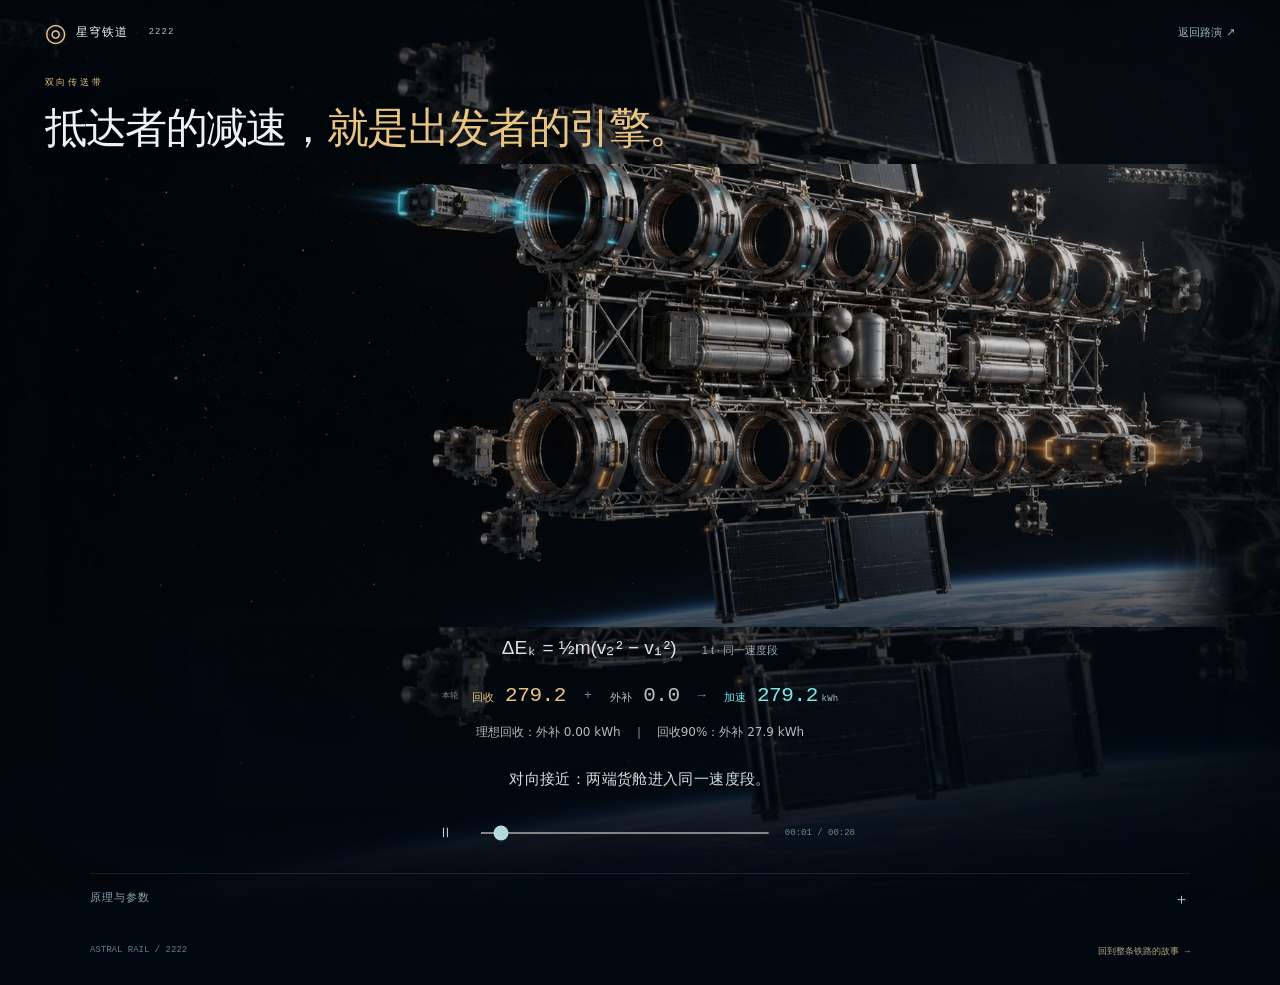
<file: principle.html>
<!doctype html>
<html lang="zh-CN"><head><meta charset="utf-8"><meta name="viewport" content="width=device-width,initial-scale=1,viewport-fit=cover"><meta name="theme-color" content="#040b12"><title>双向传送带｜回收抵达时的动能，供下一班加速</title><meta name="description" content="星穹铁道原理拆解：同一速度段，两向货舱，本站能量循环。可播放、暂停、逐步查看的交互动画。"><link rel="icon" href="assets/mark.svg?v=20261026-epic4" type="image/svg+xml"><link rel="stylesheet" href="principle.css?v=20261026-epic4"></head>
<body>
<div class="orbit-environment" aria-hidden="true"><div class="environment-image"></div><div class="environment-shade"></div><div class="environment-vignette"></div></div>
<header class="site-header"><a href="index.html#6" class="brand"><span class="brand-mark">◎</span> 星穹铁道 <small>2222</small></a><a href="index.html#6" class="back">返回路演 ↗</a></header>
<main>
 <section class="intro"><div><p class="eyebrow">双向传送带</p><h1>抵达者的减速，<em>就是出发者的引擎。</em></h1></div></section>
 <section class="workbench" aria-label="双向传送带动态原理演示">
  <div class="visual-panel">
   <div class="station-exterior" id="station-exterior" aria-hidden="true"><img src="assets/orbit-engineering.webp?v=20261026-epic4" alt=""><div class="exterior-shade"></div><div class="exterior-caption"><span>EARTH ORBIT / E-10.0</span><strong id="exterior-title">货舱进入独立电磁模块。</strong><small id="exterior-label">独立模块外景</small></div></div>
   <svg id="rail-diagram" role="img" aria-label="两向货舱共用本站电磁模块。到达舱减速回收电能，经本站母线供出发舱加速。"></svg>
  </div>
  <p class="ideal-formula">ΔEₖ = ½m(v₂² − v₁²) <span>1 t · 同一速度段</span></p><div class="energy-line" aria-label="单轮完整能量关系"><span class="energy-caption">本轮</span><span>回收 <b id="summary-recovered">279.2</b></span><i>+</i><span class="energy-grid">外补 <b id="summary-grid">0.0</b></span><i>→</i><span class="energy-out">加速 <b id="summary-need">279.2</b> <small>kWh</small></span></div>
  <p class="efficiency-note">理想回收：外补 0.00 kWh　｜　回收90%：外补 27.9 kWh</p><div class="story-panel"><div class="narration"><h2 id="phase-title">两班货舱从相反方向进入同一速度段。</h2></div></div>
 </section>
 <section class="controls" aria-label="演示控制"><div class="play-controls"><button id="play-toggle" aria-label="暂停演示">Ⅱ <span>暂停</span></button><label class="timeline"><span class="sr-only">播放进度</span><input id="scrubber" type="range" min="0" max="28" step="0.01" value="0"><output id="timecode">00:00 / 00:28</output></label></div></section>
 <details class="principle-details"><summary>原理与参数 <span>＋</span></summary><div class="detail-content">
 <div class="detail-toolbar"><div class="settings"><div class="segmented" role="group" aria-label="发车模式"><button data-mode="sync" aria-pressed="true">同步对开</button><button data-mode="buffer" aria-pressed="false">错峰发车</button></div><label class="select-label">回收<select id="efficiency"><option value="1">100% · 理想</option><option value="0.9">90% · 演示</option></select></label><label class="select-label">每舱<select id="mass"><option value="1">1 吨</option><option value="10">10 吨</option><option value="100">100 吨</option></select></label><button id="restart" aria-label="重播演示">重播 ↺</button><button id="full-screen" aria-label="全屏演示" title="全屏">⛶</button></div></div>
 <div class="detail-state"><b id="mode-heading">同步对开</b><span id="phase-number">01</span><p id="phase-copy">两舱各1吨。出发舱从10.0 km/s进入，到达舱从相反方向以10.1 km/s进入。</p></div>
 <div class="phase-tabs" role="group" aria-label="选择演示步骤"><button data-step="0" class="active" aria-current="step"><small>01</small> 配对进站</button><button data-step="1"><small>02</small> 交换能量</button><button data-step="2"><small>03</small> 过段离站</button><button data-step="3"><small>04</small> 看懂这笔账</button></div>
  <aside class="ledger" aria-label="本站累计能量账本"><p class="ledger-title">本站能量账本 <span id="mass-ledger">两舱各 1 吨</span></p><div class="reading outgoing"><span>出发舱增加的动能</span><strong><b id="draw-energy">0.0</b><small>kWh</small></strong></div><div class="reading incoming"><span>到达舱回到母线的电</span><strong><b id="return-energy">0.0</b><small>kWh</small></strong></div><div class="reading grid"><span>外部累计补能</span><strong><b id="grid-energy">0.0</b><small>kWh</small></strong><small id="grid-note">理想回收 100% · 同质量、同速度段</small></div><div class="balance"><span>储能中 <b id="stored-energy">0.0</b> kWh</span><span>损耗 <b id="lost-energy">0.0</b> kWh</span></div></aside>
 <p class="scope-line" id="scope-line">这里演示同一座车站、同一参考系中的10.0—10.1 km/s速度段。本站回收减速释放的动能，再将电能用于出发货舱的加速。</p>
 <section class="deep-dive"><div class="thesis"><span class="eyebrow">每一次抵达，都为下一次出发供能</span><h2>长期往返运输，<br><em>必然要回收能量。</em></h2><p>外星开发需要持续运送物资，持续运输就必须降低每一班的成本。<br>车站建设很难，但只要人类要长期往返，这条路就必须修。</p></div><div class="explanation"><article><span>01 / 先算同一段</span><h3>从10.0加速到10.1 km/s，需要多少动能？</h3><p>ΔK = ½m(v₂² − v₁²)</p><strong>1吨 × 这个速度段 = 279.2 kWh</strong><p>加速需要这份动能。相同质量沿相反过程减速时，会释放同量动能。</p></article><article><span>02 / 再看设备</span><h3>同一套电磁模块承担加速与减速。</h3><p>加速时，设备作为电机工作；减速时，设备作为发电机工作。图中展开了两向通道，它们共用同一速度段的电磁模块、功率变换器与本站母线。</p></article><article><span>03 / 不必同时到场</span><h3>班次错开时，先储存回收的电能。</h3><p>切换“错峰发车”：到达货舱先减速，回收的电能进入储能设备；出发货舱随后取电。储能设备消化班次的时间差，调度系统匹配两向货流。</p></article><article><span>04 / 最后看差额</span><h3>回收90%，就补足剩下的10%。</h3><p>这一对1吨货舱需要279.2 kWh，回收251.3 kWh，外补27.9 kWh。上方“回收”选项可以立即显示差额。</p><p>零外补对应理想可逆、等质量、同速度段的能量配平。全线另计升轨、势能差、轨道调整与其他损耗。</p></article></div></section>
 </div></details>
</main><footer class="site-footer"><span>ASTRAL RAIL / 2222</span><a href="index.html#6">回到整条铁路的故事 →</a></footer><script src="principle.js?v=20261026-epic4"></script>
</body></html>
</file>
<file: cinema.css>
@charset "UTF-8";
:root{--black:#03090f;--white:#f4f1e8;--gold:#e6bd70;--cyan:#74e4eb;--muted:#a3b5c0;--safe:clamp(26px,6vw,100px);font-family:"Microsoft YaHei","PingFang SC","Noto Sans SC",sans-serif;color-scheme:dark;font-synthesis:none}*{box-sizing:border-box}html,body{margin:0;width:100%;height:100%;overflow:hidden;background:var(--black);color:var(--white)}body{overscroll-behavior:none}button,input{font:inherit}button,a{touch-action:manipulation;-webkit-tap-highlight-color:transparent}button{border:0;cursor:pointer;color:inherit}a{color:inherit;text-decoration:none}button:focus-visible,a:focus-visible,input:focus-visible{outline:2px solid var(--cyan);outline-offset:5px}button:disabled{opacity:.3;cursor:default}h1,h2,h3,p{margin:0}#film{position:fixed;inset:0;overflow:hidden;outline:none}#space{position:fixed;inset:0;width:100%;height:100%;z-index:0}
.scene{position:absolute;inset:0;overflow:hidden;opacity:0;visibility:hidden;transform:scale(1.025);filter:blur(6px);transition:opacity .85s ease,transform 1.2s cubic-bezier(.16,1,.3,1),filter .85s ease;isolation:isolate}.scene.active{opacity:1;visibility:visible;transform:none;filter:none;z-index:2}.scene.leaving{visibility:visible;opacity:0;transform:scale(.975);filter:blur(5px);z-index:1}.scene-bg{position:absolute;inset:-5%;width:110%;height:110%;object-fit:cover;object-position:var(--focus,center);transform:scale(calc(1.04 + var(--p,0)*.12)) translateX(calc(var(--p,0)*var(--pan,-2%)));z-index:-4;filter:brightness(var(--brightness,.85)) saturate(.85)}.scene-shade{position:absolute;inset:0;z-index:-3;background:linear-gradient(90deg,#03090ff0 0%,#03090fb8 33%,#03090f18 72%),linear-gradient(0deg,#03090ff2 0%,transparent 30%,transparent 65%,#03090fa0 100%)}.scene.centered .scene-shade{background:radial-gradient(ellipse at 50% 45%,#03090f66,#03090fe8)}.scene.technical .scene-shade{background:linear-gradient(90deg,#03090ffa 0%,#03090fdc 36%,#03090f88 75%),linear-gradient(0deg,#03090f 5%,transparent 40%)}.scene-content{position:absolute;left:var(--safe);right:var(--safe);top:50%;transform:translateY(-51%);z-index:3;max-width:1250px;pointer-events:none}.scene-content button,.scene-content a{pointer-events:auto}.scene .eyebrow{font-size:clamp(9px,.85vw,12px);letter-spacing:.2em;color:var(--gold);font-weight:600;display:flex;align-items:center;gap:12px;margin-bottom:28px}.eyebrow:before{content:"";width:26px;height:1px;background:var(--gold);display:inline-block}.scene h1{font-size:clamp(50px,6.7vw,108px);line-height:1.18;letter-spacing:-.06em;font-weight:650;text-shadow:0 4px 45px #0003}.scene h1 .line{display:block;transform:translateY(32px);opacity:0}.scene h1 em{font-style:normal;color:var(--gold)}.scene.active h1 .line{animation:line-in 1s cubic-bezier(.16,1,.3,1) both;animation-delay:calc(var(--i,0)*.19s + .12s)}.scene.active .eyebrow{animation:fade-in 1s ease both}.scene .body-copy{font-size:clamp(13px,1.25vw,18px);color:#c0cdd5;line-height:1.95;margin-top:28px;max-width:660px;opacity:0;transform:translateY(16px)}.scene.active .body-copy{animation:line-in 1s ease .55s both}.scene .scene-caption{position:absolute;left:var(--safe);bottom:160px;font-size:12px;line-height:1.8;color:#9cabb6;z-index:3;max-width:750px;letter-spacing:.02em}.scene.active .scene-caption{animation:fade-in 1s ease .9s both}.scene-caption strong{color:var(--gold);font-weight:500}.scene-large-index{position:absolute;right:var(--safe);top:44%;font:300 clamp(160px,25vw,390px)/1 Arial,sans-serif;letter-spacing:-.08em;color:#bce4e808;z-index:-1}.scene.centered .scene-content{max-width:none;text-align:center}.scene.centered .eyebrow{justify-content:center}.scene.centered .body-copy{margin-left:auto;margin-right:auto}.scene.centered .scene-caption{left:var(--safe);right:var(--safe);text-align:center;max-width:none}.scene.centered h1{font-size:clamp(45px,6.2vw,94px)}.scene.technical h1{font-size:clamp(42px,4.8vw,76px)}.scene.technical .scene-content{max-width:49%;top:46%}.scene.technical .body-copy{max-width:470px;font-size:clamp(12px,1.05vw,15px)}.scene.technical .scene-caption{max-width:43%;font-size:10px;bottom:170px}.scene.transport .scene-content{top:24%;transform:translateY(-30%);max-width:100%}.scene.transport h1{font-size:clamp(34px,4.4vw,66px)}.scene.transport .body-copy{margin-top:16px;font-size:13px}.scene.transport .scene-caption{bottom:150px;left:auto;right:var(--safe);font-size:10px;max-width:500px;text-align:right}
.diagram-stage{position:absolute;left:45%;top:18%;width:53%;height:66%;z-index:5;pointer-events:none;opacity:0;transition:opacity .7s}.diagram-stage.visible{opacity:1}.diagram-stage.transport-stage{left:8%;top:34%;width:84%;height:48%}.diagram-stage.network-stage{left:46%;top:22%;width:49%;height:57%}.diagram-stage canvas{width:100%;height:100%;display:block}.frame-vignette{position:absolute;inset:0;pointer-events:none;box-shadow:inset 0 0 160px 30px #01060b90;z-index:7}.grain{position:absolute;inset:-100%;width:300%;height:300%;opacity:.025;pointer-events:none;z-index:8;background-image:url("data:image/svg+xml,%3Csvg viewBox='0 0 160 160' xmlns='http://www.w3.org/2000/svg'%3E%3Cfilter id='n'%3E%3CfeTurbulence type='fractalNoise' baseFrequency='.9' numOctaves='3' stitchTiles='stitch'/%3E%3C/filter%3E%3Cpath filter='url(%23n)' opacity='.6' d='M0 0h160v160H0z'/%3E%3C/svg%3E");animation:grain-shift .35s steps(3) infinite}#transition-flash{position:absolute;inset:0;pointer-events:none;z-index:9;background:linear-gradient(110deg,transparent 30%,#7cdde90c 49%,#eac67d18 50%,transparent 68%);opacity:0}#transition-flash.flash{animation:sweep 1.1s ease-out}
.film-header{position:fixed;left:0;right:0;top:0;height:104px;padding:0 var(--safe);display:flex;justify-content:space-between;align-items:center;z-index:30;gap:30px;background:linear-gradient(#02070bb8,transparent)}.film-brand{display:flex;align-items:center;gap:13px;white-space:nowrap;letter-spacing:.18em;font-size:18px;font-weight:600}.film-brand svg{width:36px;height:36px;stroke:var(--gold);fill:none;stroke-width:1.2}.film-brand small{display:block;font-size:7px;font-weight:400;color:var(--muted);letter-spacing:.15em;margin-top:4px}.chapter-status{display:flex;gap:18px;align-items:center;font-size:9px;letter-spacing:.14em;color:var(--muted)}.chapter-status i{height:3px;width:3px;background:var(--gold);border-radius:50%}.chapter-status span:last-child{font-family:monospace;color:var(--gold);font-size:11px}.header-actions{display:flex;gap:18px;align-items:center}.header-actions a{font-size:10px;letter-spacing:.1em;color:#afc1cd;padding:10px 0}.header-actions a span{margin-left:10px;color:var(--gold)}.header-actions button{background:none;color:var(--muted);padding:7px;font-size:23px;line-height:1}.header-actions button:hover{color:var(--gold)}.scene-aside{position:fixed;right:27px;top:50%;transform:translateY(-50%);writing-mode:vertical-rl;display:flex;align-items:center;gap:18px;font-size:8px;letter-spacing:.2em;color:#6c8392;z-index:20}.scene-aside i{height:38px;width:1px;background:#395364}.playback-hint{position:fixed;bottom:145px;left:var(--safe);font-size:9px;letter-spacing:.08em;color:#8da0ae;z-index:20;transition:opacity .8s;pointer-events:none}.playback-hint span{padding:0 10px;color:#4a6374}.playback-hint.hide{opacity:0}.player{position:fixed;z-index:30;bottom:0;left:0;right:0;padding:42px var(--safe) 24px;background:linear-gradient(transparent,#02070bf5 45%)}.film-timeline{display:flex;gap:5px;height:18px;align-items:center}.film-timeline button{height:18px;padding:8px 0;flex:1;min-width:0;background:none;position:relative}.film-timeline button:before{content:"";position:absolute;height:2px;background:#6882903d;left:0;right:0;top:8px}.film-timeline button i{position:absolute;left:0;top:8px;height:2px;background:var(--gold);width:var(--fill,0%);box-shadow:0 0 8px #dfb86d20}.film-timeline button:hover:before{height:4px;top:7px;background:#dfb86d50}.film-timeline button[aria-current=true]:before{background:#dfb86d50}.player-controls{display:grid;grid-template-columns:1fr 1fr 1fr;align-items:center;gap:30px;margin-top:13px;min-height:36px}.transport-controls{display:flex;align-items:center;gap:18px}.transport-controls button{padding:5px;background:none;font-size:17px;font-weight:300;color:var(--muted);line-height:1}.transport-controls button:hover{color:var(--gold)}#play-pause{color:var(--white)}#play-pause svg{height:21px;width:21px;fill:none;stroke:currentColor;stroke-width:2.7}.timecode{font-size:10px;font-family:monospace;font-variant-numeric:tabular-nums;white-space:nowrap;letter-spacing:.05em;color:#738c9c;margin-left:7px}.timecode b{color:#c5d0d6;font-weight:400}.timecode i{font-style:normal;margin:0 10px;opacity:.6}.player-title{text-align:center;font-size:11px;letter-spacing:.08em;color:var(--white)}.player-title small{display:inline-block;margin-left:12px;color:var(--gold);font-size:8px;letter-spacing:.05em}.view-controls{display:flex;gap:22px;justify-content:flex-end;align-items:center}.view-controls button{font-size:10px;white-space:nowrap;background:none;color:#8fa5b3;padding:7px 0;letter-spacing:.05em}.view-controls button:hover{color:var(--gold)}#sound-toggle span{font-size:9px;color:var(--gold);margin-left:8px}#replay{font-size:21px;line-height:1;padding:0}
.metrics{display:flex;gap:50px;margin-top:40px;opacity:0}.scene.active .metrics{animation:line-in 1s ease .8s both}.metric{border-left:1px solid #b8d2dd35;padding-left:20px;min-width:125px}.metric strong{font:400 clamp(32px,4.5vw,65px)/1.2 Arial,sans-serif;letter-spacing:-.04em;color:var(--gold);white-space:nowrap}.metric strong small{font:400 12px "Microsoft YaHei",sans-serif;letter-spacing:0;color:var(--muted);margin-left:7px}.metric>span{font-size:10px;color:#a5b8c3;display:block;margin-top:12px;letter-spacing:.03em}.scene.centered .metrics{justify-content:center}.scene.financial .scene-content{top:39%;max-width:100%}.scene.financial h1{font-size:clamp(40px,5vw,76px)}.scene.financial .metrics{margin-top:38px}.scene.financial .metric strong{font-size:clamp(38px,5.2vw,78px)}.cash-chart{position:absolute;bottom:160px;right:var(--safe);left:var(--safe);height:24%;z-index:2;opacity:.8;pointer-events:none}.cash-chart svg{height:100%;width:100%;overflow:visible}.cash-trace{stroke-dasharray:2000;stroke-dashoffset:calc(2000*(1 - var(--chart-p,0)))}.funding-bars{position:absolute;top:32%;right:var(--safe);width:34%;z-index:3;display:grid;gap:26px}.funding-row{font-size:11px;color:#acc0cc;display:grid;grid-template-columns:1fr auto;gap:10px}.funding-row b{font-weight:400;color:var(--gold)}.funding-row i{grid-column:1/-1;height:3px;background:#b7cbd118;position:relative}.funding-row i:after{content:"";position:absolute;left:0;top:0;height:3px;width:calc(var(--allocation)*var(--bar-p,0)*2.5);background:linear-gradient(90deg,#9b824f,var(--gold));max-width:100%}.scene.capital .scene-content{max-width:53%}.scene.capital h1{font-size:clamp(36px,4.5vw,69px)}.scene.capital .metrics{gap:25px}.scene.capital .metric strong{font-size:44px}.scene.capital .metric{min-width:0;padding-left:15px}.scene.capital .metric>span{font-size:9px}.gold-button{display:inline-flex;align-items:center;justify-content:space-between;gap:50px;min-height:54px;padding:16px 24px;background:var(--gold);color:#101820;font-size:13px;font-weight:600;letter-spacing:.05em;border:1px solid var(--gold);transition:background .2s,transform .2s}.gold-button:hover{background:#f0d296;transform:translateY(-2px)}.gold-button span{font-size:20px}.scene.investment .scene-content{top:47%;max-width:100%}.scene.investment h1{font-size:clamp(45px,5.7vw,88px)}.scene.investment .metrics{margin:30px 0;gap:42px}.scene.investment .metric strong{font-size:44px}.scene.investment .body-copy{font-size:15px}.scene.investment .gold-button{margin-top:5px}.secondary-link{display:inline-block;margin-left:25px;font-size:11px;color:#a4bdcc;border-bottom:1px solid #a4bdcc50;padding-bottom:4px;pointer-events:auto}
.flow-line{display:flex;align-items:center;gap:25px;margin-top:35px;opacity:0}.scene.active .flow-line{animation:line-in .9s ease .8s both}.flow-line span{font-size:12px;letter-spacing:.08em;padding:12px 20px;border:1px solid #b3d3de2c;background:#0a1c2980;color:#cbd9df}.flow-line i{font-style:normal;color:var(--gold);font-size:20px}.speed-bands{position:absolute;right:var(--safe);top:28%;display:grid;gap:20px;z-index:4;width:33%}.speed-band{padding:20px;border-top:1px solid #8cb2be40;background:linear-gradient(90deg,#122a3c88,transparent);font:20px monospace;color:#7b99ab;transition:color .4s,border-color .4s;position:relative;overflow:hidden}.speed-band.active{color:var(--gold);border-color:var(--gold)}.speed-band small{font:9px "Microsoft YaHei",sans-serif;display:block;margin-top:8px;letter-spacing:.08em}.speed-band i{position:absolute;left:-80px;bottom:0;height:2px;width:70px;background:var(--gold);box-shadow:0 0 15px var(--gold)}.speed-band.active i{animation:band-cargo 1.5s linear infinite}.travel-profile{display:flex;gap:0;margin-top:35px;max-width:850px}.travel-profile div{padding:18px 35px 18px 0;border-top:1px solid #b7d4e238;flex:1}.travel-profile b{font:34px Arial,sans-serif;color:var(--gold);font-weight:400}.travel-profile span{font-size:11px;color:#9fb6c6;display:block;margin-top:9px}.scene.message .scene-content{max-width:1100px}.scene.message h1{font-size:clamp(44px,5.8vw,90px);line-height:1.4}.signal-indicator{position:absolute;right:var(--safe);top:24%;width:300px;height:300px;z-index:2;opacity:.45}.signal-indicator i{position:absolute;border:1px solid #74e4eb88;border-radius:50%;inset:0;animation:signal-ring 5s linear infinite}.signal-indicator i:nth-child(2){animation-delay:-1.6s}.signal-indicator i:nth-child(3){animation-delay:-3.3s}.signal-indicator span{position:absolute;left:50%;top:50%;transform:translate(-50%,-50%);font:10px monospace;letter-spacing:.15em;color:var(--cyan)}.scene.network .metrics{gap:25px}.scene.network .metric strong{font-size:42px}.fleet{position:absolute;left:54%;right:8%;top:30%;height:38%;z-index:2;perspective:600px;transform:rotate(-12deg)}.fleet i{position:absolute;left:-20%;top:calc(var(--row)*20%);width:100%;height:1px;background:linear-gradient(90deg,transparent,#74e4eb50,transparent)}.fleet i:after{content:"";position:absolute;width:24px;height:8px;background:#dfb86d;box-shadow:0 0 25px #dfb86d55;top:-4px;animation:fleet-flow calc(4s + var(--row)*.4s) linear infinite;animation-delay:calc(var(--row)*-.8s)}.big-word{position:absolute;right:var(--safe);bottom:22%;font-size:clamp(50px,9vw,150px);font-weight:500;color:#dfb86d10;line-height:1;letter-spacing:-.05em}.scene.energy .metrics{gap:35px}.scene.energy .metric strong{font-size:40px}.scene.energy .metric{min-width:0}.energy-bottom{margin-top:30px;font-size:11px;color:#9fb7c5;line-height:1.8}.energy-bottom b{color:var(--gold);font-weight:500}
dialog{width:min(760px,calc(100% - 40px));padding:36px 40px 30px;background:#0a1724f5;color:var(--white);border:1px solid #61706050;box-shadow:0 20px 120px #0007;max-height:calc(100svh - 60px);overflow:auto}dialog::backdrop{background:#01060ce0;backdrop-filter:blur(15px)}.dialog-head{display:flex;align-items:center;justify-content:space-between;gap:20px}.dialog-head .eyebrow{font-size:10px;letter-spacing:.14em;color:var(--gold)}.close-dialog{font-size:28px;font-weight:200;color:var(--muted);background:none;padding:0 6px;line-height:1}dialog h2{font-size:36px;line-height:1.45;font-weight:500;letter-spacing:-.04em;margin:22px 0 25px}#chapter-grid{display:grid;grid-template-columns:1fr 1fr;gap:7px}#chapter-grid button{text-align:left;background:#0e233280;border:1px solid #2c465533;padding:15px 16px;font-size:12px;display:flex;gap:15px;align-items:center;letter-spacing:.02em}#chapter-grid button span{font:10px monospace;color:var(--gold)}#chapter-grid button.active{border-color:var(--gold)}#chapter-grid button:hover{background:#dfb86d15}.dialog-foot{font-size:10px;color:#7e98a9;margin-top:22px}#invest-dialog{max-width:540px}#invest-dialog>p{font-size:13px;color:var(--muted);line-height:1.9}#invest-dialog label{display:block;font-size:11px;color:var(--muted);margin:22px 0 8px}#invest-dialog input{display:block;width:100%;padding:13px 14px;background:#07111b;border:1px solid #26414f;color:var(--white);font-size:14px;border-radius:0}#invest-dialog .share-note{font-size:10px;color:var(--gold);margin:10px 0 25px}#invest-dialog .gold-button{width:100%;margin-bottom:15px}#proposal-status{font-size:10px;color:var(--muted);display:block;text-align:center;line-height:1.8}.toast{position:fixed;left:50%;bottom:135px;transform:translate(-50%,15px);background:#e6bd70;color:#07121d;padding:12px 25px;font-size:12px;opacity:0;pointer-events:none;z-index:50;transition:.3s;max-width:90%;text-align:center}.toast.visible{opacity:1;transform:translate(-50%,0)}.paused .scene *,.paused .grain{animation-play-state:paused!important}.noscript{padding:200px 8vw;line-height:1.8}.noscript h1{font-size:50px}.noscript p{margin-top:30px}.noscript a{color:var(--gold)}
#film{overflow:clip}#scenes{position:absolute;inset:0;overflow:clip}
@keyframes line-in{from{opacity:0;transform:translateY(32px);filter:blur(5px)}to{opacity:1;transform:translateY(0);filter:none}}@keyframes fade-in{from{opacity:0}to{opacity:1}}@keyframes sweep{0%{opacity:0;transform:translateX(-50%)}30%{opacity:1}100%{opacity:0;transform:translateX(50%)}}@keyframes grain-shift{0%{transform:translate(0)}25%{transform:translate(2%,-3%)}50%{transform:translate(-2%,2%)}75%{transform:translate(3%,1%)}}@keyframes band-cargo{from{left:-80px}to{left:100%}}@keyframes signal-ring{0%{transform:scale(.05);opacity:0}20%{opacity:.8}100%{transform:scale(1.2);opacity:0}}@keyframes fleet-flow{from{left:0}to{left:110%}}
@media(max-width:1100px){.chapter-status{display:none}.film-header{height:85px}.scene h1{font-size:70px}.scene.technical h1{font-size:53px}.scene .body-copy{font-size:14px}.metrics{gap:25px}.metric{min-width:90px;padding-left:14px}.metric strong{font-size:45px}.metric>span{font-size:9px}.metric strong small{font-size:10px}.scene.capital .metrics{gap:20px}.scene.capital .metric strong{font-size:34px}.funding-bars{width:32%}.scene.financial .metric strong{font-size:55px}.player-controls{grid-template-columns:1.2fr .7fr 1fr;gap:20px}.player-title{font-size:10px}.player-title small{display:block;margin:5px 0 0}.view-controls{gap:18px}.transport-controls{gap:12px}.timecode{font-size:9px}.speed-bands{width:32%;right:6%;top:29%}.speed-band{font-size:17px;padding:16px}.scene-aside{right:12px;font-size:7px}.scene.investment .metric strong{font-size:39px}}
@media(max-width:700px){:root{--safe:25px}.film-header{height:81px;gap:16px;padding-top:env(safe-area-inset-top)}.film-brand{font-size:15px;gap:9px}.film-brand svg{width:30px;height:30px}.film-brand small{font-size:5px;letter-spacing:.11em}.header-actions{gap:13px}.header-actions a{font-size:8px;letter-spacing:0}.header-actions a span{margin-left:4px}.header-actions button{padding:3px;font-size:21px}#fullscreen,.scene-aside{display:none}.scene-bg{object-position:var(--mobile-focus,65% center);filter:brightness(.72) saturate(.8)}.scene-shade{background:linear-gradient(90deg,#03090fbc,#03090f18),linear-gradient(0deg,#03090ff2 0%,#03090f22 50%,#03090f77 100%)}.scene-content{top:44%;transform:translateY(-47%);max-width:none;right:25px}.scene .eyebrow{font-size:9px;letter-spacing:.12em;gap:10px;margin-bottom:25px}.eyebrow:before{width:19px}.scene h1{font-size:clamp(40px,11vw,68px);line-height:1.28;letter-spacing:-.06em}.scene .body-copy{font-size:12px;line-height:1.95;margin-top:25px;max-width:95%}.scene .scene-caption{font-size:10px;line-height:1.9;bottom:150px;right:25px;max-width:none}.scene-large-index{font-size:220px;top:50%;right:5%;color:#bce4e80b}.scene.centered h1{font-size:clamp(34px,9.2vw,53px);line-height:1.45}.scene.centered .scene-content{top:43%}.scene.centered .body-copy{max-width:100%}.scene.technical .scene-content{top:15%;transform:none;max-width:none;right:25px}.scene.technical h1{font-size:clamp(34px,9vw,50px);line-height:1.35}.scene.technical .eyebrow{margin-bottom:18px;font-size:8px}.scene.technical .body-copy{max-width:95%;font-size:11px;margin-top:16px}.scene.technical .scene-caption{bottom:137px;font-size:8px;max-width:none;right:25px;line-height:1.8}.diagram-stage{left:0;top:41%;width:100%;height:41%}.diagram-stage.transport-stage{left:2%;top:41%;width:96%;height:35%}.diagram-stage.network-stage{left:8%;top:51%;width:84%;height:27%}.scene.transport .scene-content{top:15%;transform:none;max-width:none}.scene.transport h1{font-size:clamp(33px,9vw,46px)}.scene.transport .body-copy{font-size:11px}.scene.transport .scene-caption{font-size:8px;text-align:left;bottom:143px;left:25px;right:25px;max-width:none}.flow-line{gap:12px;margin-top:28px;flex-wrap:wrap}.flow-line span{font-size:10px;padding:9px 14px}.flow-line i{font-size:15px}.speed-bands{top:52%;width:auto;left:25px;right:25px;gap:7px}.speed-band{font-size:15px;padding:11px 15px}.speed-band small{font-size:8px;margin-top:5px;display:inline;margin-left:10px}.scene.bands .scene-content{top:18%;max-width:none;transform:none}.scene.bands h1{font-size:37px}.scene.bands .body-copy{font-size:11px}.scene.bands .scene-caption{bottom:139px;font-size:8px}.metrics{gap:18px;margin-top:30px;flex-wrap:wrap}.metric{min-width:65px;padding-left:12px}.metric strong{font-size:38px}.metric strong small{font-size:9px;display:block;margin:8px 0 0;line-height:1.2}.metric>span{font-size:9px;margin-top:10px;line-height:1.6}.scene.energy .metrics{gap:18px;margin-top:20px}.scene.energy .metric strong{font-size:30px}.scene.energy .metric strong small{display:inline;margin-left:5px;font-size:9px}.scene.energy .metric>span{font-size:8px;margin-top:5px}.scene.energy .body-copy{font-size:10px;margin-top:12px}.scene.energy .energy-bottom{font-size:9px;margin-top:14px}.scene.energy .scene-content{top:14%}.scene.energy h1{font-size:33px}.scene.message .scene-content{top:44%}.scene.message h1{font-size:clamp(32px,9.4vw,55px);line-height:1.5}.scene.message .body-copy{font-size:12px}.signal-indicator{width:220px;height:220px;top:12%;right:-60px;opacity:.25}.signal-indicator span{font-size:8px}.scene.network .scene-content{top:15%;transform:none;max-width:none}.scene.network h1{font-size:32px;line-height:1.38}.scene.network .body-copy{font-size:10px;margin-top:14px}.scene.network .metrics{gap:20px;margin-top:20px}.scene.network .metric strong{font-size:31px}.scene.network .metric>span{font-size:8px}.scene.network .scene-caption{font-size:8px}.scene.financial .scene-content{top:16%;transform:none;max-width:none}.scene.financial h1{font-size:34px;line-height:1.4}.scene.financial .body-copy{font-size:11px;max-width:100%}.scene.financial .metrics{margin-top:25px;gap:20px;display:grid;grid-template-columns:1fr 1fr}.scene.financial .metric strong{font-size:35px}.scene.financial .metric:last-child{grid-column:1/-1}.scene.financial .metric strong small{display:inline;font-size:9px}.scene.financial .metric>span{margin-top:5px;font-size:8px}.cash-chart{height:17%;bottom:156px;opacity:.7}.scene.financial .scene-caption{font-size:8px;bottom:133px}.scene.capital .scene-content{top:14%;transform:none;max-width:none}.scene.capital h1{font-size:34px;line-height:1.4}.scene.capital .body-copy{font-size:10px;margin-top:15px}.scene.capital .metrics{margin-top:18px;gap:19px}.scene.capital .metric strong{font-size:29px}.scene.capital .metric strong small{font-size:8px}.scene.capital .metric>span{font-size:8px;max-width:70px}.funding-bars{top:57%;left:25px;right:25px;width:auto;gap:15px;grid-template-columns:1fr 1fr;column-gap:25px}.funding-row{font-size:9px;gap:7px}.funding-row i,.funding-row i:after{height:2px}.scene.capital .scene-caption{font-size:8px;bottom:139px}.scene.investment .scene-content{top:15%;transform:none;max-width:none}.scene.investment h1{font-size:39px;line-height:1.35}.scene.investment .body-copy{font-size:11px;margin-top:20px}.scene.investment .metrics{margin:27px 0 30px;gap:20px;flex-wrap:nowrap}.scene.investment .metric{min-width:0;padding-left:10px}.scene.investment .metric strong{font-size:31px}.scene.investment .metric strong small{font-size:8px}.scene.investment .metric>span{font-size:8px}.scene.investment .gold-button{width:100%;font-size:12px;min-height:50px;padding:13px 18px;margin-top:0}.secondary-link{font-size:10px;margin:18px 0 0}.scene.investment .scene-caption{font-size:9px;bottom:147px}.fleet{left:10%;right:0;top:60%;height:20%;opacity:.6}.big-word{bottom:26%;font-size:65px;right:25px}.travel-profile{margin-top:25px;gap:15px}.travel-profile div{padding:15px 0}.travel-profile b{font-size:28px}.travel-profile span{font-size:9px;line-height:1.7}.playback-hint{left:25px;bottom:134px;font-size:8px;letter-spacing:0}.playback-hint span{padding:0 6px}.player{padding:32px 25px max(17px,env(safe-area-inset-bottom));min-height:114px}.film-timeline{gap:3px;height:17px}.player-controls{display:flex;justify-content:space-between;gap:15px;margin-top:11px}.transport-controls{gap:12px}.transport-controls button{font-size:16px;padding:4px}.timecode{font-size:8px;margin-left:0;letter-spacing:0}.timecode i{margin:0 6px}#play-pause svg{width:18px;height:18px}.player-title{display:none}.view-controls{gap:16px}.view-controls button{font-size:9px}#sound-toggle{font-size:0}#sound-toggle:before{content:"♪";font-size:18px}#sound-toggle span{font-size:8px;margin-left:5px}#replay{font-size:19px}.frame-vignette{box-shadow:inset 0 0 70px 15px #01060b50}dialog{padding:25px 22px;max-height:calc(100svh - 35px);width:calc(100% - 28px)}dialog h2{font-size:29px;margin:22px 0}.dialog-head .eyebrow{font-size:8px}.dialog-foot{font-size:9px;line-height:1.8}#chapter-grid{gap:5px}#chapter-grid button{padding:11px 9px;font-size:10px;gap:8px}#chapter-grid button span{font-size:8px}#invest-dialog>p{font-size:12px}#invest-dialog label{font-size:10px}.gold-button{font-size:12px;gap:20px}.toast{bottom:135px;font-size:10px;min-width:270px;line-height:1.8;padding:12px 18px}}
@media(max-height:700px) and (min-width:701px){.film-header{height:75px}.scene h1{font-size:68px}.scene.technical h1{font-size:46px}.scene .body-copy{font-size:12px;margin-top:19px}.scene .eyebrow{margin-bottom:20px}.scene-content{top:46%}.scene .scene-caption{bottom:135px;font-size:10px}.metrics{margin-top:22px}.metric strong{font-size:42px}.metric>span{margin-top:7px}.player{padding-top:25px;padding-bottom:18px}.playback-hint{bottom:123px}.scene.financial .scene-content{top:37%}.scene.financial h1{font-size:49px}.scene.financial .metric strong{font-size:45px}.scene.financial .metrics{margin-top:20px}.scene.capital h1{font-size:49px}.scene.capital .metrics{margin-top:20px}.scene.investment h1{font-size:55px}.scene.investment .metrics{margin:20px 0}.scene.investment .metric strong{font-size:33px}.scene.investment .body-copy{font-size:12px}.scene.investment .gold-button{min-height:44px;padding:10px 20px}.cash-chart{bottom:139px;height:22%}}
@media(max-height:730px) and (max-width:700px){.scene h1{font-size:40px}.scene-content{top:43%}.scene .eyebrow{margin-bottom:18px}.scene .body-copy{font-size:11px;margin-top:18px}.scene.technical .scene-content{top:15%}.scene.technical h1{font-size:31px}.scene.technical .body-copy{font-size:10px;margin-top:12px}.scene .scene-caption,.scene.technical .scene-caption{bottom:129px}.scene.investment .scene-content{top:14%}.scene.investment h1{font-size:32px}.scene.investment .eyebrow{margin-bottom:15px}.scene.investment .body-copy{font-size:10px;margin-top:14px}.scene.investment .metrics{margin:18px 0 22px}.scene.investment .metric strong{font-size:27px}.scene.investment .metric>span{font-size:7px}.scene.investment .gold-button{font-size:11px;min-height:45px;padding:9px 15px}.scene.investment .scene-caption{bottom:125px;font-size:8px}.scene.financial h1{font-size:30px}.scene.financial .metrics{gap:15px;margin-top:20px}.scene.financial .metric strong{font-size:29px}.scene.financial .scene-caption{bottom:121px}.scene.capital h1{font-size:30px}.scene.capital .metrics{gap:15px}.scene.capital .metric strong{font-size:25px}.funding-bars{top:58%;gap:12px}.funding-row{font-size:8px}.scene.network h1{font-size:28px}.scene.network .metrics{margin-top:15px}.scene.message h1{font-size:31px}.scene.energy .scene-content{top:14%}.scene.energy h1{font-size:29px}.scene.energy .metrics{margin-top:15px}.scene.energy .metric strong{font-size:27px}.scene.bands h1{font-size:31px}}
.scene{overflow:clip}
@media(min-width:701px){.cash-chart{bottom:190px;height:20%}.scene.financial .scene-caption{bottom:141px}}
@media(max-width:700px){.cash-chart{bottom:180px;height:16%}.scene.financial .scene-caption{bottom:133px}.scene.transport h1 em{display:block}}
@media(max-width:360px){.scene.investment h1{font-size:30px}}
.paused .scene.active h1 .line,.paused .scene.active .body-copy,.paused .scene.active .metrics,.paused .scene.active .eyebrow,.paused .scene.active .flow-line,.paused .scene.active .scene-caption{animation:none;opacity:1;transform:none;filter:none}
@media(prefers-reduced-motion:reduce){.scene{transition:opacity .3s;transform:none;filter:none}.scene.leaving{transform:none;filter:none}.scene.active h1 .line,.scene.active .body-copy,.scene.active .metrics,.scene.active .eyebrow,.scene.active .flow-line,.scene.active .scene-caption{animation:none;opacity:1;transform:none}.grain,.signal-indicator i,.fleet i:after,.speed-band.active i{animation:none}.grain{opacity:.012}}
.principle-embed{position:absolute;top:var(--principle-top,104px);bottom:var(--principle-bottom,130px);left:0;right:0;z-index:6;background:var(--black);pointer-events:none}.principle-embed iframe{display:block;width:100%;height:100%;border:0;background:var(--black)}.principle-active .scene-aside,.principle-active .frame-vignette,.principle-active .grain,.principle-active .playback-hint{display:none}.header-actions{flex-shrink:0}.header-actions a{white-space:nowrap}.header-actions #principle-link{color:var(--gold)}
@media(max-width:700px){.header-actions{gap:10px}.header-actions #principle-link{font-size:8px}.principle-embed{top:var(--principle-top,81px);bottom:var(--principle-bottom,114px)}}
@media(max-width:360px){.film-header{gap:10px}.film-brand{font-size:13px;gap:6px}.film-brand svg{width:26px;height:26px}.header-actions{gap:8px}.header-actions a span{margin-left:3px}}
/* Let the film lead. Supporting controls appear only on interaction. */
:root{--safe:clamp(28px,6vw,110px);--gold:#e4c58e}
.film-header{height:84px;background:none;padding:0 var(--safe);pointer-events:none}
.film-brand,.header-actions{pointer-events:auto}.film-brand{font-size:14px;font-weight:500;letter-spacing:.12em;gap:10px}.film-brand svg{width:29px;height:29px;stroke-width:1}.film-brand small,.chapter-status,.scene-aside,.playback-hint,.scene-large-index,.big-word{display:none!important}
.header-actions #chapters-open{font-size:11px;letter-spacing:.1em;color:#e0e3ddbb;font-weight:400;background:none;padding:12px 0 12px 16px}.header-actions #chapters-open span{display:inline-block;margin-left:14px;font-size:15px;font-weight:300}
.scene .eyebrow,.scene .scene-caption,.flow-line{display:none!important}
.scene-bg{filter:brightness(.97) saturate(.9);transform:scale(calc(1.025 + var(--p,0)*.095)) translateX(calc(var(--p,0)*var(--pan,-1.5%)))}
.scene-shade{background:linear-gradient(90deg,#02070ba0,transparent 78%),linear-gradient(0deg,#02070bbc,transparent 65%,#02070b18)}
.scene.technical .scene-shade{background:linear-gradient(90deg,#02080bd9 0%,#02080b66 45%,transparent 82%),linear-gradient(0deg,#02080b99,transparent 60%)}
.scene h1{font-size:clamp(48px,6.1vw,94px);line-height:1.23;font-weight:500;letter-spacing:-.045em;text-shadow:0 3px 40px #0007}
.scene h1 em{color:#e6cca0}.scene-content{top:auto;bottom:20%;transform:none;max-width:1150px}
.scene .body-copy{font-size:clamp(12px,1.02vw,16px);line-height:1.8;color:#e0e6e6c4;margin-top:24px;max-width:780px;letter-spacing:.025em;text-shadow:0 2px 12px #0009}
.scene.technical .scene-content{top:29%;bottom:auto;transform:none;max-width:47%}.scene.technical h1{font-size:clamp(40px,4.5vw,70px)}.scene.technical .body-copy{font-size:13px;line-height:1.9;max-width:440px}
.scene[data-scene='2'] .scene-bg{filter:brightness(.48) saturate(.6)}.fleet{opacity:.45;left:50%;top:19%;right:0;transform:rotate(-18deg)}
.scene[data-scene='11'] .scene-content{bottom:16%}.scene[data-scene='11'] h1{font-size:clamp(45px,5.4vw,82px)}
.scene.message .scene-content{top:auto;bottom:24%;max-width:1170px}.scene.message h1{font-size:clamp(40px,5.5vw,82px)}.signal-indicator{opacity:.4}
.metrics{gap:38px;margin-top:28px}.metric{border:0;padding-left:0;min-width:0}.metric strong{font-size:54px;font-weight:300;color:#ead3ad;letter-spacing:-.06em}.metric strong small{font-size:10px;color:#d5deddad;margin-left:8px;letter-spacing:.02em}.metric>span{font-size:10px;color:#c7d4d6a8;line-height:1.6;margin-top:8px}
.scene.network .metrics .metric:last-child{display:none}.scene.network h1{font-size:clamp(37px,4vw,62px)}.scene.network .metric strong{font-size:60px}.scene.network .scene-content{top:24%}
.scene.transport .scene-content{top:18%;bottom:auto;transform:none;max-width:none}.scene.transport h1{font-size:clamp(37px,4.8vw,74px)}.scene.transport .body-copy{font-size:13px;margin-top:18px}
.diagram-stage{left:47%;top:18%;height:69%;width:51%}.diagram-stage.transport-stage{top:34%;height:52%;left:9%;width:82%}.diagram-stage.network-stage{left:43%;width:53%;top:25%;height:55%}
.speed-bands{gap:0;top:39%;width:31%}.speed-band{border:0;background:none;padding:0;font:26px/1.5 monospace;color:#e8d0a7;display:none}.speed-band.active{display:block}.speed-band small{font-size:10px;color:#b3cad0;margin-top:14px;line-height:1.8}.speed-band i{position:relative;display:block;height:1px;width:100%;left:0;margin-top:24px;opacity:.7}.speed-band.active i{animation:none}
.travel-profile{border:0;max-width:300px;margin-top:25px}.travel-profile div{display:none;border:0;padding:0}.travel-profile div:last-child{display:block}.travel-profile b{font:300 58px/1 Arial,sans-serif;color:#e9cfa2}.travel-profile span{font-size:10px;color:#d2dfdfb8;margin-top:10px}
.scene[data-scene='16'] .metrics .metric:nth-child(2){display:none}.scene[data-scene='16'] .metric strong{font-size:50px}.scene[data-scene='16'] .scene-content{bottom:18%}
.scene.financial .scene-content{top:24%;bottom:auto;max-width:none}.scene.financial h1{font-size:clamp(42px,5.1vw,76px)}.scene.financial .metrics{margin-top:35px;gap:50px}.scene.financial .metric strong{font-size:62px}.scene.financial .metrics .metric:last-child{display:none}.cash-chart{height:20%;bottom:16%;opacity:.7}
.scene.financial .scene-shade{background:linear-gradient(90deg,#02080bd9,#02080b88 55%,#02080b33),linear-gradient(0deg,#02080bf0,transparent 70%)}
.scene.capital .scene-content{top:auto;bottom:20%;max-width:100%}.scene.capital h1{font-size:clamp(40px,5.2vw,80px)}.scene.capital .metrics{margin-top:30px}.scene.capital .metric strong{font-size:58px}.scene.capital .metrics .metric:not(:first-child),.funding-bars{display:none}
.scene.investment .scene-content{top:auto;bottom:17%;max-width:1150px}.scene.investment h1{font-size:clamp(40px,5.4vw,84px)}.scene.investment .body-copy{font-size:14px}.scene.investment .metrics{margin:27px 0 24px}.scene.investment .metric strong{font-size:46px}.scene.investment .metrics .metric:not(:first-child){display:none}.scene.investment .metric>span{margin-top:6px;font-size:10px}.scene.investment .metric strong small{display:inline;margin-left:8px;font-size:11px}
.scene.investment .gold-button{border:1px solid #e5c99b66;background:#e8c994;color:#111923;padding:14px 24px;border-radius:1px;min-height:50px;font-weight:500;font-size:12px;gap:46px}.scene.investment .gold-button:hover{background:#f4ddba}.secondary-link{display:none}
.frame-vignette{box-shadow:inset 0 0 100px #01060b4d}.grain{opacity:.012}
.player{height:78px;min-height:0;padding:0 var(--safe) 16px;background:linear-gradient(transparent,#02080b99);pointer-events:none}
.film-timeline{position:absolute;bottom:9px;left:var(--safe);right:var(--safe);height:2px;gap:0;pointer-events:none;opacity:.55}.film-timeline button{height:2px;padding:0}.film-timeline button:before,.film-timeline button i{top:0;height:1px}.film-timeline button:before{background:#c6d5d329}.film-timeline button i{box-shadow:none;background:#e0c595}.film-timeline button:hover:before{height:1px;top:0}
.player-controls{display:flex;align-items:center;justify-content:space-between;height:52px;margin:0;min-height:0;opacity:0;visibility:hidden;transform:translateY(5px);transition:opacity .45s,transform .45s,visibility .45s;pointer-events:none}
.controls-visible .player-controls,.player:focus-within .player-controls,.paused .player-controls{opacity:1;visibility:visible;transform:none;pointer-events:auto}
.controls-visible .film-timeline,.player:focus-within .film-timeline{height:14px;bottom:2px;pointer-events:auto}.controls-visible .film-timeline button,.player:focus-within .film-timeline button{height:14px;padding:6px 0}.controls-visible .film-timeline button:before,.controls-visible .film-timeline button i,.player:focus-within .film-timeline button:before,.player:focus-within .film-timeline button i{top:6px}
.transport-controls{gap:19px}.transport-controls button{font-size:14px;min-height:36px;min-width:26px;color:#e0e7e4b0}.timecode{font-size:8px;color:#c1d0d188}.timecode i{margin:0 6px}#play-pause svg{width:17px;height:17px;stroke-width:1.7}.player-title{display:none!important}.view-controls{gap:20px}.view-controls button{font-size:9px;color:#c9dad6ab}#replay{font-size:18px}#sound-toggle span{font-size:8px}#sound-toggle{font-size:9px}#sound-toggle:before{display:none}
.menu-utilities{display:flex;gap:24px;align-items:center;margin:0 0 26px;flex-wrap:wrap}.menu-utilities a,.menu-utilities button{background:none;padding:0;font-size:11px;color:#d8c6a5;border:0}.menu-utilities #fullscreen{display:inline-block;font-size:11px}
#chapters-dialog{background:#071018f5;border:0;box-shadow:0 30px 140px #000a;padding:38px 44px}#chapter-grid button{background:none;border:0;border-bottom:1px solid #d2dbd212;padding:14px 2px;gap:13px;color:#b0c2c6;font-size:11px}#chapter-grid button.active{color:#e5c697;border-color:#e5c69766}#chapter-grid button:hover{color:#fff;background:none}#chapter-grid button span{font-size:9px;color:#bba67f99}#chapters-dialog h2{font-size:37px}.dialog-head .eyebrow:before{display:none}
.principle-embed{top:var(--principle-top,84px);bottom:var(--principle-bottom,78px)}
@media(max-width:700px){
 :root{--safe:25px}.film-header{height:69px}.film-brand{font-size:12px;gap:9px}.film-brand svg{width:26px;height:26px}.header-actions #chapters-open{font-size:10px;letter-spacing:.04em}.header-actions #chapters-open span{font-size:14px;margin-left:8px}
 .scene-bg{filter:brightness(.87) saturate(.9);object-position:var(--mobile-focus,65% center)}.scene-shade{background:linear-gradient(90deg,#02080b77,transparent),linear-gradient(0deg,#02080bd4,transparent 85%)}
 .scene-content{top:auto;bottom:24%;transform:none;right:25px;max-width:none}.scene h1{font-size:clamp(36px,10.1vw,60px);font-weight:500;line-height:1.3;letter-spacing:-.05em}.scene .body-copy{font-size:11px;line-height:1.9;margin-top:21px;max-width:100%;color:#d4e1e0c9}
 .scene.technical .scene-content{top:17%;bottom:auto;max-width:none;right:25px;transform:none}.scene.technical h1{font-size:clamp(32px,8.9vw,46px)}.scene.technical .body-copy{font-size:10px;margin-top:18px}
 .diagram-stage{top:38%;left:0;width:100%;height:49%}.diagram-stage.transport-stage{top:35%;height:49%;left:2%;width:96%}.diagram-stage.network-stage{left:4%;width:92%;height:39%;top:48%}
 .scene.transport .scene-content{top:16%;bottom:auto}.scene.transport h1{font-size:34px;line-height:1.35}.scene.transport .body-copy{font-size:11px;margin-top:18px}
 .scene.bands .scene-content{top:21%;bottom:auto}.scene.bands h1{font-size:37px}.speed-bands{top:55%;left:25px;right:25px;width:auto}.speed-band{font-size:23px}.speed-band small{display:block;margin:13px 0 0;font-size:9px}.speed-band i{margin-top:23px}
 .scene[data-scene='11'] .scene-content{bottom:22%}.scene[data-scene='11'] h1{font-size:35px;line-height:1.38}.scene.message .scene-content{top:auto;bottom:31%}.scene.message h1{font-size:31px;line-height:1.6}.scene.message .body-copy{font-size:10px}
 .travel-profile{margin-top:26px}.travel-profile b{font-size:48px}.travel-profile span{font-size:9px}
 .metrics{flex-wrap:nowrap;gap:30px;margin-top:27px}.metric strong{font-size:38px}.metric strong small{display:block;font-size:8px;margin:7px 0 0}.metric>span{font-size:8px;margin-top:7px}
 .scene.network .scene-content{top:16%;bottom:auto}.scene.network h1{font-size:30px;line-height:1.4}.scene.network .body-copy{font-size:10px;margin-top:17px}.scene.network .metrics{margin-top:22px}.scene.network .metric strong{font-size:43px}.scene.network .metric strong small{display:inline;margin-left:7px;font-size:11px}
 .scene[data-scene='16'] .scene-content{bottom:24%}.scene[data-scene='16'] .metric strong{font-size:37px}.scene[data-scene='16'] h1{font-size:37px}
 .scene.financial .scene-content{top:17%;bottom:auto}.scene.financial h1{font-size:33px;line-height:1.4}.scene.financial .body-copy{font-size:10px}.scene.financial .metrics{display:flex;gap:33px;margin-top:30px}.scene.financial .metric strong{font-size:34px}.scene.financial .metric strong small{display:block;font-size:8px;margin:8px 0 0}.scene.financial .metric>span{font-size:8px}.cash-chart{bottom:20%;height:23%}
 .scene.capital .scene-content{top:auto;bottom:23%;max-width:none}.scene.capital h1{font-size:34px;line-height:1.4}.scene.capital .body-copy{font-size:11px}.scene.capital .metrics{margin-top:26px}.scene.capital .metric strong{font-size:48px}.scene.capital .metric strong small{display:inline;font-size:10px;margin-left:9px}.scene.capital .metric>span{max-width:none;font-size:9px}
 .scene.investment .scene-content{top:auto;bottom:18%;max-width:none}.scene.investment h1{font-size:35px;line-height:1.45}.scene.investment .body-copy{font-size:11px;line-height:1.8;margin-top:21px}.scene.investment .metrics{margin:26px 0}.scene.investment .metric strong{font-size:40px}.scene.investment .metric strong small{font-size:10px;display:inline;margin-left:9px}.scene.investment .metric>span{font-size:9px;margin-top:8px}.scene.investment .gold-button{width:auto;min-height:47px;padding:12px 20px;font-size:11px;gap:28px}
 .player{height:67px;min-height:0;padding:0 25px 14px;background:linear-gradient(transparent,#02080b88)}.player-controls{height:48px;gap:12px;margin:0;justify-content:space-between}.film-timeline{bottom:10px}.transport-controls{gap:12px}.transport-controls button{min-width:22px;font-size:13px}.timecode{font-size:7px}.timecode i{margin:0 4px}.view-controls{gap:14px}.view-controls button,#sound-toggle{font-size:8px}#replay{font-size:17px}#sound-toggle span{font-size:7px;margin-left:5px}
 #chapters-dialog{padding:27px 24px}.menu-utilities{gap:17px;margin-bottom:21px}.menu-utilities a,.menu-utilities button{font-size:10px}#chapter-grid{gap:0 15px}#chapter-grid button{font-size:10px;padding:13px 0;gap:7px}#chapter-grid button span{font-size:8px}#chapters-dialog h2{font-size:30px}.dialog-foot{font-size:8px}
}
@media(max-width:360px){.scene h1{font-size:34px}.scene[data-scene='11'] h1{font-size:30px}.scene.investment h1{font-size:29px}.scene.investment .scene-content{bottom:18%}.scene.financial h1{font-size:29px}.scene.financial .metrics{gap:24px}.scene.financial .metric strong{font-size:30px}.scene.capital h1{font-size:30px}.scene.message h1{font-size:27px}.scene.network h1{font-size:27px}.scene.transport h1{font-size:29px}.view-controls{gap:10px}.timecode{display:none}}
/* One sustained memory, entered only after the future-facing argument is complete. */
.logic-story>.scene-content{display:none!important}
.story-visuals,.story-titles,.story-visual{position:absolute;inset:0;pointer-events:none}
.story-visuals{z-index:0;overflow:clip}.story-titles{z-index:3}
.story-visual{opacity:var(--shot-alpha,0);overflow:clip}
.story-bg{position:absolute;inset:-4%;width:108%;height:108%;object-fit:cover;object-position:center;filter:brightness(.94) saturate(.8);transform:scale(calc(1.025 + var(--shot-p,0)*.08)) translateX(calc(var(--shot-p,0)*-1%))}
.story-shade{position:absolute;inset:0;background:linear-gradient(90deg,#03090fa0,transparent 78%),linear-gradient(0deg,#03090fbd,transparent 78%,#03090f22)}
.story-visual.past .story-shade{background:linear-gradient(90deg,#130c0890,transparent 78%),linear-gradient(0deg,#100d0abd,transparent 80%,#080c0e22)}
.story-visual.bridge .story-bg{filter:brightness(.48) saturate(.6)}
.story-copy{position:absolute;left:var(--safe);right:var(--safe);bottom:20%;max-width:1150px;opacity:var(--copy-alpha,0);transform:translateY(calc((1 - var(--copy-alpha,0))*8px));pointer-events:none}
.story-copy h2{font-size:clamp(48px,6.1vw,94px);line-height:1.23;letter-spacing:-.045em;font-weight:500;text-shadow:0 3px 40px #0007;margin:0;color:#f2efe6}
.story-copy h2 span{display:block}.story-copy h2 em{font-style:normal;color:#e6cca0}
.story-copy p{font-size:clamp(12px,1.02vw,16px);line-height:1.8;color:#e0e6e6c4;margin:24px 0 0;letter-spacing:.025em;text-shadow:0 2px 12px #0009;max-width:780px}
.story-copy.bridge{bottom:24%}.story-copy.bridge h2{font-size:clamp(42px,5.2vw,80px)}
.story-copy.past h2 em{color:#e6bc82}.story-copy.past p{color:#ede0cec9}
@media(max-width:700px){.story-bg{object-position:80% center;filter:brightness(.87) saturate(.8)}.story-visual.past .story-bg{object-position:94% center}.story-shade{background:linear-gradient(90deg,#03090f66,transparent),linear-gradient(0deg,#03090fd9,transparent 90%)}.story-visual.past .story-shade{background:linear-gradient(90deg,#130c0866,transparent),linear-gradient(0deg,#100d0bd9,transparent 90%)}.story-copy{bottom:18%;max-width:none;right:25px}.story-copy h2{font-size:clamp(36px,10.1vw,60px);line-height:1.3;letter-spacing:-.05em}.story-copy p{font-size:11px;line-height:1.9;margin-top:21px;max-width:100%}.story-copy.bridge{bottom:25%}.story-copy.bridge h2{font-size:clamp(32px,9.2vw,55px)}}
@media(max-width:360px){.story-copy h2{font-size:34px}.story-copy p{font-size:10px}.story-copy.rail h2{font-size:32px}}
@media(max-width:700px){.story-visual.ship .story-bg{object-position:100% center;transform:scale(calc(1 + var(--shot-p,0)*.035))}}
.fleet{display:none!important}.scene[data-scene="4"] .scene-shade{background:linear-gradient(90deg,#03090fbb,transparent 65%)}.scene[data-scene="7"] .scene-shade{background:radial-gradient(ellipse at 50% 50%,#0b223322,transparent 70%)}
@media(max-width:360px){.scene[data-scene="16"] h1{font-size:30px}}
.music-start{position:fixed;right:var(--safe);bottom:98px;z-index:31;background:none;padding:10px 0;color:#e7d4b1;font-size:11px;letter-spacing:.05em;text-shadow:0 2px 16px #000;display:flex;align-items:center;gap:10px;transition:color .2s}
.music-start span{font-size:20px}.music-start:hover{color:#fff}.music-start[hidden]{display:none}
.music-credit{font-size:10px;line-height:1.9;margin-top:26px;color:#9aacae}.music-credit a{color:#d1b98e}.music-credit a:hover{color:#fff}
@media(max-width:700px){.music-start{font-size:10px;bottom:72px}.music-start span{font-size:17px}.music-credit{font-size:9px}}

/* Gentle dissolves connect each argument; diagrams keep moving between matched scenes. */
.scene,.scene.active,.scene.leaving{transform:none;filter:none;transition:opacity 1.1s ease,visibility 1.1s}
.scene.leaving .scene-content,.scene.leaving .story-titles{opacity:0;transition:opacity .2s ease}
.scene.active h1 .line{animation-delay:calc(var(--i,0)*.15s + .34s)}
#transition-flash{display:none!important}
.scene-bg{transform:scale(calc(1.025 + var(--p,0)*.07)) translateX(calc(var(--p,0)*-1.5%))}
.hook-story .story-bg{transform:scale(calc(1.04 + var(--p,0)*.12)) translateX(calc(var(--p,0)*-1%))}
.hook-story .story-copy{bottom:22%;max-width:1450px}
.hook-story .story-copy h2{font-size:clamp(48px,6.1vw,100px);line-height:1.25}
.hook-story .story-copy.bill h2 em{font-size:clamp(56px,7.3vw,128px)}
.hook-number{font-family:Arial,sans-serif;font-weight:400;letter-spacing:-.055em}
.hook-story .story-copy.bill p{max-width:900px}
.physics-condition{font-size:11px;line-height:1.8;color:#d5be94;margin-top:25px;letter-spacing:.05em}
.diagram-stage.physics-stage{left:47%;top:21%;width:50%;height:63%}
.scene.energy-focus .scene-content,.scene.physics-cycle .scene-content{top:26%;max-width:45%}
.scene.energy-focus h1,.scene.physics-cycle h1{font-size:clamp(38px,4.4vw,69px)}
.scene.energy-focus .body-copy,.scene.physics-cycle .body-copy{max-width:580px}
.speed-band .return-pulse{top:0;bottom:auto;animation-direction:reverse!important;background:var(--cyan)!important;box-shadow:0 0 12px #74e4eb66!important}
@media(max-width:700px){.hook-story .story-copy{bottom:26%;right:25px}.hook-story .story-copy h2{font-size:clamp(31px,8.6vw,49px)}.hook-story .story-copy.bill h2 em{font-size:clamp(33px,9.3vw,52px)}.hook-story .story-copy.bill p{max-width:100%;font-size:11px}.diagram-stage.physics-stage{left:3%;top:46%;width:94%;height:37%}.scene.energy-focus .scene-content,.scene.physics-cycle .scene-content{top:16%;max-width:none}.scene.energy-focus h1,.scene.physics-cycle h1{font-size:clamp(30px,8.4vw,43px)}.scene.energy-focus .body-copy,.scene.physics-cycle .body-copy{font-size:11px;margin-top:17px;max-width:100%}.physics-condition{font-size:8px;margin-top:16px;letter-spacing:0}.scene[data-scene='11'] h1{font-size:32px}.scene[data-scene='16'] h1{font-size:34px}}
@media(max-width:360px){.hook-story .story-copy h2{font-size:28px}.hook-story .story-copy.bill h2 em{font-size:30px}.scene.physics-cycle h1{font-size:28px}.scene[data-scene='11'] h1{font-size:28px}.scene[data-scene='16'] h1{font-size:30px}.scene[data-scene='10'] h1{font-size:30px}}

.scene.energy-focus .scene-bg{filter:brightness(.52) saturate(.7)}

/* Adopted screenplay edition. Motion follows the same timeline as typography. */
.scene h1,.story-copy h2{font-weight:600;letter-spacing:-.035em}
.scene .body-copy strong{color:#ede5d5;font-weight:500}
.scene .body-copy{font-size:clamp(15px,1.35vw,22px);line-height:1.85;max-width:960px}
.scene.technical .body-copy{font-size:clamp(13px,1.1vw,18px);max-width:650px}
.scene .scene-content{top:47%;bottom:auto;transform:translateY(-50%)}
.scene.technical .scene-content{top:46%;max-width:46%}
.scene.energy-focus .scene-content,.scene.physics-cycle .scene-content,.scene.exchange-scene .scene-content{top:47%}
.scene.technical h1{font-size:clamp(37px,4.05vw,67px);line-height:1.32}
.scene:has(.physics-condition) h1{font-size:clamp(35px,3.8vw,63px)}
.scene.energy-focus h1,.scene.physics-cycle h1{font-size:clamp(34px,3.9vw,66px)}
.scene[data-beat] h1 .line,.scene[data-beat] .body-copy{animation:none!important;transform:none}
.scene .physics-condition{font-size:13px;color:#b4c1c7;margin-top:24px}
.hook-story .story-copy.bill{max-width:1600px;bottom:24%}
.hook-story .story-copy.bill h2 em{font-size:clamp(44px,7.8vw,138px);color:#a0e8ee;text-shadow:0 0 50px #77eff526}
.hook-story .bill-unit{font-size:clamp(27px,3.4vw,57px);margin-top:12px;font-weight:500;letter-spacing:.01em}
.hook-story .story-copy.bill p{max-width:1100px;font-size:clamp(15px,1.3vw,22px)}
.hook-story .story-visual.bill .story-bg{filter:brightness(.42) saturate(.65)}
.story-copy{max-width:1480px;bottom:22%}
.history-story .story-copy h2{font-size:clamp(42px,5.2vw,83px);line-height:1.32}
.history-story .story-copy p{font-size:clamp(15px,1.3vw,22px);max-width:1000px}
.history-story .story-copy.settlement h2{font-size:clamp(38px,4.65vw,76px)}
.scene.inevitability h1{font-size:clamp(45px,5.6vw,92px)}
.scene.inevitability .body-copy{max-width:1250px;line-height:1.95}
.scene.seedship .scene-content{max-width:1200px;bottom:auto!important;top:49%}
.scene.seedship h1{font-size:clamp(42px,5vw,83px)}
.scene.seedship .scene-bg{filter:brightness(.67)}
.scene.voyage .scene-content{max-width:70%;top:47%}
.scene.voyage h1{font-size:clamp(42px,5.1vw,80px)}
.scene.voyage .travel-profile{max-width:850px}
.route-spec{font-size:13px;color:#ddc69d;margin-top:23px;line-height:1.8}
.scene.transport .scene-content{max-width:95%;top:22%;transform:translateY(-40%)}
.scene.transport h1{font-size:clamp(33px,4vw,63px)}
.scene.transport .body-copy{font-size:16px;max-width:1000px;margin-top:16px}
.scene.transport .route-spec{font-size:12px;margin-top:13px}
.diagram-stage.transport-stage{top:40%;height:48%}
.engineering-list{padding:0;list-style:none;margin:26px 0 0;display:grid;gap:13px;color:#d9e4e7;font-size:16px;counter-reset:eng}
.engineering-list li{counter-increment:eng}.engineering-list li:before{content:'0' counter(eng);color:#90c9d4;margin-right:14px;font:12px monospace}.engineering-list span{color:#839da9;font-size:12px;margin-left:15px}
.scene.orbital-system .scene-content{top:43%;max-width:47%}
.scene.orbital-system h1{font-size:clamp(35px,3.7vw,62px)}
.speed-bands{top:37%;width:35%;gap:16px}
.speed-band,.speed-band.active{display:block!important;opacity:.45;font:clamp(20px,2.5vw,38px)/1.3 monospace;padding:20px 0;background:none}
.speed-band.active{opacity:1}.speed-band small{font-size:13px;margin-top:13px}
.speed-band i{animation:none!important;left:calc(var(--pulse-p,0)*100% - 70px)!important;bottom:0;top:auto!important;width:70px;opacity:var(--pulse-alpha,0);background:var(--cyan)}
.speed-band .return-pulse{left:calc((1 - var(--pulse-p,0))*100% - 70px)!important;bottom:6px!important;top:auto!important;background:var(--gold)!important}
.scene.bands .scene-bg,.scene.exchange-scene .scene-bg{filter:brightness(.34) saturate(.5)}
.scene.assembly-scene .scene-bg{filter:brightness(.2) saturate(.3)}
.terminal-report{position:absolute;left:var(--safe);bottom:17%;color:#81d9c2;font:13px/1.8 Consolas,monospace;letter-spacing:.04em;z-index:5;opacity:var(--terminal-alpha,0)}
.terminal-report span{color:#c8e9dc}.terminal-report p{margin-top:5px}
.scene.message .scene-content{top:43%;bottom:auto;max-width:1200px}
.scene.message h1{font-size:clamp(45px,5.3vw,86px);line-height:1.35}
.network-scale{font-size:12px;color:#a0b6bd;line-height:1.9;margin-top:22px}
.scene.network .scene-content{top:46%}.scene.network .metrics .metric{display:block!important}
.scene.network .metrics{gap:35px}
.scene.commercial .scene-content{top:46%;max-width:100%}
.scene.commercial h1{font-size:clamp(42px,5vw,80px)}
.scene.commercial .metrics{margin-top:34px}.scene.commercial .metric{display:block!important}.scene.commercial .metric strong{font-size:58px}
.scene.financial .scene-content{top:15%;transform:none;max-width:100%}
.scene.financial h1{font-size:clamp(40px,4.6vw,74px)}
.scene.financial .body-copy{margin-top:20px;font-size:18px;max-width:1200px}
.scene.financial .metrics .metric:last-child{display:block}.scene.financial .metrics{gap:75px;margin-top:36px}
.scene.financial .metric strong{font-size:65px}.scene.financial .metric strong small{font-size:14px}.scene.financial .metric>span{font-size:14px}
.cash-chart{height:23%;bottom:14%}
.scene.capital .scene-content{top:45%;bottom:auto;max-width:53%;transform:translateY(-50%)}
.scene.capital h1{font-size:clamp(37px,4.4vw,73px)}
.scene.capital .body-copy{font-size:18px;max-width:700px}.scene.capital .metrics{margin-top:30px}.scene.capital .metric strong{font-size:65px}
.funding-bars{display:grid;top:32%;width:33%;gap:27px}.funding-row{font-size:17px}.funding-row i{height:3px}
.finale-story .story-copy{bottom:32%;max-width:1600px}
.finale-story .story-copy h2{font-size:clamp(45px,5.4vw,89px);line-height:1.4}
.finale-story .story-copy.capital-call h2 em{font-size:clamp(70px,9vw,150px)}
.finale-story .story-copy.verdict h2{font-size:clamp(43px,5vw,82px);line-height:1.55}
.finale-story .story-copy.film-title h2 span:first-child{font-size:clamp(70px,8.2vw,136px);letter-spacing:.03em;margin-bottom:25px}
.finale-story .story-copy.film-title h2 span:last-child{font-size:clamp(30px,3.5vw,57px)}
.finale-action{position:absolute;left:var(--safe);bottom:17%;z-index:5;display:flex;align-items:center;gap:30px;opacity:var(--final-action,0);pointer-events:none}
.finale-action button,.finale-action a{pointer-events:auto}.finale-action a{font-size:13px;color:#cbbd9f}
.scene-caption{display:none!important}
@media(max-width:700px){
 .scene .scene-content,.scene.technical .scene-content,.scene.seedship .scene-content,.scene.voyage .scene-content,.scene.capital .scene-content{top:18%;bottom:auto;transform:none;max-width:none;left:25px;right:25px}
 .scene h1,.scene.technical h1,.scene.energy-focus h1,.scene.physics-cycle h1,.scene:has(.physics-condition) h1,.scene.seedship h1,.scene.voyage h1,.scene.inevitability h1,.scene.commercial h1{font-size:clamp(28px,8.1vw,39px);line-height:1.4}
 .scene .body-copy,.scene.technical .body-copy,.scene.commercial .body-copy{font-size:12px;line-height:1.85;max-width:100%;margin-top:18px}
 .scene .physics-condition,.route-spec{font-size:9px;line-height:1.8;margin-top:15px}
 .hook-story .story-copy.bill{bottom:30%;max-width:none}.hook-story .story-copy.bill h2 em{font-size:clamp(28px,8.2vw,45px)}.hook-story .bill-unit{font-size:24px}.hook-story .story-copy.bill p{font-size:12px;line-height:1.8}
 .history-story .story-copy h2,.history-story .story-copy.settlement h2{font-size:clamp(29px,8.5vw,40px)}.history-story .story-copy p{font-size:12px}
 .scene.orbital-system .scene-content{top:13%;max-width:none}.engineering-list{font-size:11px;gap:9px;margin-top:14px}.engineering-list span{font-size:9px;margin-left:8px}.engineering-list li:before{font-size:9px;margin-right:9px}
 .diagram-stage{top:48%;height:40%}.diagram-stage.physics-stage{top:48%;height:38%}.diagram-stage.transport-stage{top:48%;height:37%}
 .speed-bands{top:53%;left:25px;right:25px;width:auto;gap:7px}.speed-band{font-size:23px;padding:14px 0}.speed-band small{font-size:10px;margin-top:8px}
 .scene.inevitability .scene-content{top:24%}.scene.inevitability .body-copy{font-size:13px}
 .scene.voyage .travel-profile{margin-top:30px;flex-wrap:wrap}.travel-profile div{flex:1 0 45%;padding:15px 0}.travel-profile b{font-size:40px}
 .scene.message .scene-content{top:25%;bottom:auto}.scene.message h1{font-size:34px}.terminal-report{bottom:20%;right:25px;font-size:10px}
 .scene.network .scene-content{top:14%;transform:none}.scene.network h1{font-size:29px}.scene.network .metrics{gap:35px;margin-top:19px}.scene.network .metric strong{font-size:36px}.network-scale{font-size:9px;margin-top:15px}.diagram-stage.network-stage{top:61%;height:25%}
 .scene.commercial .scene-content{top:22%;transform:none}.scene.commercial .metrics{flex-wrap:wrap;gap:25px}.scene.commercial .metric strong{font-size:39px}.scene.commercial .metric strong small{font-size:10px}.scene.commercial .metric>span{font-size:9px}
 .scene.financial .scene-content{top:14%;transform:none}.scene.financial h1{font-size:32px}.scene.financial .body-copy{font-size:11px}.scene.financial .metrics{display:grid;grid-template-columns:1fr 1fr;gap:23px 15px;margin-top:24px}.scene.financial .metric strong{font-size:35px}.scene.financial .metric strong small{font-size:9px}.scene.financial .metric>span{font-size:9px}.cash-chart{bottom:16%;height:18%}
 .scene.capital .scene-content{top:14%}.scene.capital h1{font-size:32px}.scene.capital .body-copy{font-size:11px}.scene.capital .metrics{margin-top:18px}.scene.capital .metric strong{font-size:44px}.scene.capital .metric strong small{font-size:10px}
 .funding-bars{top:56%;left:25px;right:25px;width:auto;gap:14px}.funding-row{font-size:11px;gap:7px}
 .finale-story .story-copy{bottom:34%;max-width:none}.finale-story .story-copy h2,.finale-story .story-copy.verdict h2{font-size:clamp(26px,7.8vw,38px);line-height:1.5}.finale-story .story-copy.capital-call h2 em{font-size:clamp(39px,11vw,56px)}.finale-story .story-copy.film-title h2 span:first-child{font-size:38px;margin-bottom:20px}.finale-story .story-copy.film-title h2 span:last-child{font-size:24px}.finale-action{bottom:20%;gap:18px}.finale-action a{font-size:10px}.finale-action .gold-button{font-size:10px;padding:11px 15px}
}

@media(max-width:360px){.scene h1,.scene.technical h1,.scene.energy-focus h1,.scene.physics-cycle h1,.scene.seedship h1,.scene.voyage h1,.scene.inevitability h1,.scene.commercial h1,.scene.capital h1,.scene.financial h1,.scene.network h1,.scene.transport h1,.scene.message h1{font-size:26px!important}.scene .body-copy,.scene.technical .body-copy{font-size:11px}.engineering-list{font-size:10px}.scene.orbital-system .body-copy{font-size:10px}.scene.orbital-system .scene-content{top:12%}.scene.financial .metrics{margin-top:20px}.funding-bars{top:57%;gap:11px}.scene.network .metrics{margin-top:14px}.network-scale{margin-top:13px}}
@media(min-width:701px){.scene.voyage .travel-profile{max-width:800px}.scene.voyage .body-copy{max-width:1000px}body:has(.scene.voyage.active) .diagram-stage{left:70%;width:27%;height:35%;top:26%}}
@media(max-width:700px){.scene.transport .scene-content{top:14%;transform:none}.scene.transport .body-copy{font-size:11px}.scene.transport .route-spec{font-size:9px}.scene.capital .scene-content{transform:none}}

.exchange-preview{position:absolute;left:47%;top:23%;width:50%;height:62%;border:0;background:transparent;z-index:4;pointer-events:none}.scene.exchange-scene .scene-bg{filter:brightness(.20) saturate(.6)}
@media(max-width:700px){.exchange-preview{left:3%;top:48%;width:94%;height:38%}}

.scene[data-beat] h1 .line{opacity:1!important;transform:none!important}
</file>
<file: style.css>
@charset "UTF-8";
:root{--bg:#060e18;--panel:#0a1825;--panel2:#0d2130;--fg:#f4f1e8;--muted:#9eafbc;--gold:#dfb86d;--cyan:#70dce5;--line:#203644;--pad:clamp(24px,6vw,108px);color-scheme:dark;font-family:"Microsoft YaHei","PingFang SC","Noto Sans SC",sans-serif;font-synthesis:none}
*{box-sizing:border-box}html{scroll-behavior:smooth;scroll-padding-top:84px}body{margin:0;background:var(--bg);color:var(--fg);line-height:1.7;overflow-x:hidden}button,input{font:inherit}button,a,input{touch-action:manipulation}button,a{ -webkit-tap-highlight-color:transparent}button{cursor:pointer}a{color:inherit;text-decoration:none}button:focus-visible,a:focus-visible,summary:focus-visible{outline:2px solid var(--cyan);outline-offset:5px}button{color:inherit}img{display:block;width:100%;object-fit:cover}button{border:0}h1,h2,h3,h4,p{margin:0}h1,h2,h3,h4{line-height:1.25;letter-spacing:-.045em}h2{font-size:clamp(38px,4.8vw,74px);font-weight:650}h3{font-size:clamp(27px,3vw,45px);font-weight:600}em{font-style:normal;color:var(--gold)}.gold{color:var(--gold)}.cyan{color:var(--cyan)}.section-pad{padding:110px var(--pad)}.chapter{position:relative;scroll-margin-top:0}.section-kicker,.eyebrow{font-size:12px;letter-spacing:.16em;color:var(--gold);font-weight:600}.section-kicker{display:flex;justify-content:space-between;align-items:center;gap:24px;border-top:1px solid var(--line);padding-top:20px;margin-bottom:65px}.section-kicker span:last-child{color:var(--muted);font-size:10px}.section-heading{display:flex;justify-content:space-between;align-items:flex-end;gap:50px;margin-bottom:55px}.section-heading p{color:var(--muted);font-size:17px;line-height:1.9;max-width:420px;padding-bottom:6px}.button{display:inline-flex;align-items:center;justify-content:space-between;gap:40px;padding:16px 23px;border:1px solid var(--line);font-size:14px;letter-spacing:.04em;font-weight:600;min-height:54px;transition:background .2s,transform .2s,border-color .2s}.button:hover{transform:translateY(-2px)}.primary{background:var(--gold);border-color:var(--gold);color:#151b20}.primary:hover{background:#f0d196;border-color:#f0d196}.ghost{background:transparent;color:var(--fg)}.ghost:hover{border-color:var(--gold);background:#dfb86d08}.button span{font-size:18px}.skip{position:fixed;top:-100px;left:20px;z-index:200;background:var(--gold);color:var(--bg);padding:14px}.skip:focus{top:16px}.reading-progress{position:fixed;top:0;left:0;right:0;height:2px;z-index:102;background:transparent}.reading-progress i{display:block;width:0;height:100%;background:var(--gold)}
.nav{position:fixed;z-index:100;top:0;width:100%;height:84px;padding:0 var(--pad);display:flex;align-items:center;justify-content:space-between;gap:24px;border-bottom:1px solid #ffffff0d;background:linear-gradient(#060e18dc,#060e18c0);backdrop-filter:blur(16px)}.brand{display:flex;align-items:center;gap:12px;font-weight:600;letter-spacing:.15em;font-size:18px;white-space:nowrap}.brand svg{width:38px;height:38px;fill:none;stroke:var(--gold);stroke-width:1.4;overflow:visible}.brand small{display:block;font-size:8px;letter-spacing:.18em;font-weight:400;color:var(--muted);line-height:1.5}.nav nav{display:flex;gap:32px}.nav nav a{font-size:12px;letter-spacing:.06em;color:var(--muted);padding:26px 0;position:relative}.nav nav a:hover,.nav nav a.active{color:var(--gold)}.nav nav a.active:after{content:"";position:absolute;bottom:12px;height:2px;background:var(--gold);width:20px;left:0}.nav-mode{font-size:11px;letter-spacing:.1em;padding:9px 14px;border:1px solid #dfb86d60;background:transparent;color:var(--gold);white-space:nowrap}.nav-mode span{margin-left:16px}.live-dot{display:inline-block;width:6px;height:6px;background:var(--gold);border-radius:50%;box-shadow:0 0 12px #dfb86d88;margin-right:10px;animation:blink 3s infinite}.hero{height:min(1000px,100svh);min-height:760px;overflow:hidden;display:flex;align-items:center}.hero-art{position:absolute;inset:0;background:linear-gradient(90deg,#060e18 0%,#060e18e0 18%,#060e1840 57%,#060e1800 100%),linear-gradient(0deg,#060e18 0%,transparent 25%),url('assets/orbit-hero.webp?v=20261026-epic4') center 57%/cover}.hero-content{position:relative;z-index:2;padding:100px var(--pad) 70px;max-width:1200px}.hero h1{font-size:clamp(54px,5.8vw,91px);font-weight:650;line-height:1.14;letter-spacing:-.06em;margin:28px 0 24px;text-shadow:0 3px 40px #060e1855}.hero h1 em{font-size:.66em;white-space:nowrap;display:inline-block;padding-top:12px}.hero-copy{font-size:17px;color:#c0cbd3;margin-bottom:30px;line-height:1.8}.hero-foot{position:absolute;left:var(--pad);right:var(--pad);bottom:25px;z-index:2;display:flex;justify-content:space-between;align-items:center;font-size:10px;letter-spacing:.12em;color:var(--muted);gap:20px}.hero-foot span:nth-child(2){letter-spacing:.06em}.scroll-cue b{display:inline-block;color:var(--gold);margin-left:16px;animation:down 2s infinite}#starfield{position:absolute;inset:0;width:100%;height:100%;opacity:.6;pointer-events:none}.logic{padding-top:70px}.logic-layout{display:grid;grid-template-columns:1fr 1fr;gap:12%;position:relative}.logic-sticky{position:sticky;top:145px;align-self:start}.logic h2{font-size:clamp(42px,4.4vw,70px)}.logic-orbit{width:330px;height:270px;position:relative;max-width:90%;margin-top:40px}.orbit-a,.orbit-b{position:absolute;border:1px solid #dfb86d38;left:5%;top:23%;width:90%;height:45%;border-radius:50%;transform:rotate(-30deg)}.orbit-b{transform:rotate(35deg);border-color:#70dce528}.logic-planet{position:absolute;width:88px;height:88px;border-radius:50%;background:radial-gradient(circle at 30% 30%,#3d6879,#091e2e 70%);top:28%;left:35%;box-shadow:0 0 80px #70dce510}.logic-orbit i{position:absolute;top:20%;left:70%;height:5px;width:5px;background:var(--gold);box-shadow:0 0 10px var(--gold);border-radius:50%}.logic-orbit b{font-size:10px;letter-spacing:.1em;font-weight:400;color:var(--muted);position:absolute;top:78%;left:27%;text-align:center}.logic-step{display:flex;gap:28px;padding:48px 0 52px;border-bottom:1px solid var(--line);min-height:285px}.logic-step:first-child{padding-top:10px}.step-number{font-size:13px;color:var(--gold);font-family:monospace;line-height:3}.logic-step h3{font-size:clamp(26px,2.5vw,38px);line-height:1.4;letter-spacing:-.035em;margin-bottom:20px}.logic-step p{font-size:16px;color:var(--muted);max-width:420px;line-height:1.95}.logic-verdict{text-align:center;margin:110px auto 10px;max-width:1000px}.logic-verdict>span{font-size:12px;letter-spacing:.15em;color:var(--muted)}.logic-verdict p{font-size:clamp(27px,3.5vw,54px);line-height:1.6;letter-spacing:-.035em;font-weight:600;margin-top:24px}.logic-verdict p span{color:var(--gold)}
.engineering{background:linear-gradient(#08131f,#060e18)}.engineering-panorama{position:relative;aspect-ratio:1.95;overflow:hidden;border:1px solid #c3d3d512}.engineering-panorama img{height:100%;transition:transform 1s}.engineering-panorama:hover img{transform:scale(1.025)}.engineering-panorama:after{content:"";position:absolute;inset:0;background:linear-gradient(0deg,#06111ae8,transparent 55%);pointer-events:none}.image-label{position:absolute;bottom:35px;left:35px;z-index:1}.image-label>span{font-size:10px;letter-spacing:.13em;color:var(--cyan)}.image-label strong{display:block;font-size:28px;font-weight:600;margin:8px 0 4px}.image-label small{font-size:12px;color:#b0c2ce}.image-coordinate{position:absolute;right:32px;bottom:35px;z-index:1;font:9px/1.8 monospace;color:#b0c2ce;letter-spacing:.12em;text-align:right}.engineering-spec{display:grid;grid-template-columns:repeat(4,1fr);margin:38px 0 40px;gap:30px}.engineering-spec>div{border-top:1px solid var(--line);padding-top:22px}.engineering-spec b{font-size:13px;color:var(--gold);font-weight:400}.engineering-spec h3{font-size:22px;margin:18px 0 12px;letter-spacing:0}.engineering-spec p{font-size:13px;color:var(--muted);line-height:1.9}.technical-details{border-top:1px solid var(--line);border-bottom:1px solid var(--line)}.technical-details summary{font-size:13px;color:var(--muted);padding:19px 0;list-style:none;cursor:pointer;display:flex;justify-content:space-between;gap:20px}.technical-details summary::-webkit-details-marker{display:none}.technical-details summary span{color:var(--gold);font-size:18px}.technical-details[open] summary span{transform:rotate(45deg)}.technical-details>div{display:grid;grid-template-columns:repeat(3,1fr);gap:28px;padding:8px 0 28px}.technical-details p{font-size:13px;color:var(--muted);line-height:1.9}.technical-details strong{color:var(--fg);font-weight:500}.principle .section-heading{margin-bottom:65px}.energy-demo{display:grid;grid-template-columns:1fr 140px 1fr;background:linear-gradient(145deg,#0d2331,#08131f);padding:40px 45px;border:1px solid var(--line);gap:20px}.energy-track{text-align:center;padding:12px 0 28px}.cargo{display:flex;justify-content:space-between;align-items:center;color:var(--gold);font-size:16px}.cargo b{font-size:24px;font-weight:400}.cargo.incoming{color:var(--cyan)}.rail-line{height:3px;background:#dfb86d40;position:relative;margin:16px 0 24px;overflow:hidden}.rail-line i{position:absolute;width:55px;height:3px;top:0;background:var(--gold);box-shadow:0 0 15px var(--gold);animation:rail-right 3s linear infinite}.rail-line.cyan-line{background:#70dce540}.cyan-line i{background:var(--cyan);animation-name:rail-left}.energy-track>strong{font-size:clamp(19px,2vw,30px);font-weight:500;letter-spacing:-.03em;display:block}.energy-track>strong small{font-size:12px;color:var(--muted);letter-spacing:0}.track-energy{font-size:15px;color:var(--gold);margin-top:10px;display:block;font-variant-numeric:tabular-nums}.energy-core{text-align:center;padding-top:5px;display:flex;align-items:center;flex-direction:column;justify-content:center}.energy-core svg{height:70px;width:85px;stroke:var(--muted);fill:none;stroke-width:2}.energy-core>span{font-size:12px}.energy-core small{font-size:9px;color:var(--muted);display:block;margin-top:5px}.energy-control{grid-column:1/-1;display:grid;grid-template-columns:1fr 1.1fr;column-gap:70px;border-top:1px solid var(--line);padding-top:28px}.energy-control label{font-size:13px;color:var(--muted);display:flex;justify-content:space-between;align-items:center;grid-column:1;grid-row:1}.energy-control label strong{font-size:22px;color:var(--gold);font-weight:500}.energy-control input{grid-column:1;grid-row:2;align-self:start}.energy-control>div{grid-row:1/3;grid-column:2;display:flex;flex-direction:column}.energy-control>div>span:first-child{font-size:12px;color:var(--muted)}.energy-control>div>strong{font-size:40px;line-height:1.4;font-weight:500;color:var(--gold);font-variant-numeric:tabular-nums}.energy-control>div>strong b{font-weight:500}.energy-control small{font-size:14px}.energy-control>div>span:last-child{font-size:11px;color:var(--muted)}input[type=range]{width:100%;accent-color:var(--gold);height:28px;background:transparent;cursor:pointer;margin:16px 0 8px;appearance:none}input[type=range]::-webkit-slider-runnable-track{height:3px;background:linear-gradient(to right,var(--gold) var(--range-fill,50%),#29404e var(--range-fill,50%));border-radius:2px}input[type=range]::-webkit-slider-thumb{appearance:none;width:15px;height:15px;background:var(--fg);border:3px solid var(--gold);border-radius:50%;margin-top:-6px;box-shadow:0 0 0 5px #dfb86d11}input[type=range]::-moz-range-track{height:3px;background:#29404e}input[type=range]::-moz-range-thumb{width:10px;height:10px;background:var(--fg);border:3px solid var(--gold);border-radius:50%}input[type=range]:focus-visible{outline:2px solid var(--cyan);outline-offset:6px}.principle-line{font-size:clamp(24px,2.8vw,43px);text-align:center;line-height:1.7;margin-top:65px;font-weight:500;letter-spacing:-.03em}.small-note{font-size:11px;line-height:1.9;color:#8196a6;max-width:800px;text-align:center;margin:22px auto 0}.simulation{padding-top:65px}.sim-shell{border:1px solid var(--line);background:radial-gradient(ellipse at 50% 20%,#102233,#08131f 70%);overflow:hidden}.sim-topbar{display:flex;justify-content:space-between;gap:20px;font-size:10px;padding:18px 24px;border-bottom:1px solid var(--line);color:var(--muted);letter-spacing:.08em}.sim-topbar>span:last-child{color:var(--gold)}.transport-diagram{display:block;width:100%;min-height:260px}.diagram-label{font:15px "Microsoft YaHei",sans-serif;fill:#c8d4dd;letter-spacing:3px}.diagram-sub{font:11px "Microsoft YaHei",sans-serif;fill:#91a4b3}.planet-label{font:16px "Microsoft YaHei",sans-serif;fill:#d1dce4;letter-spacing:2px}.diagram-stage{font:24px "Microsoft YaHei",sans-serif;fill:#dfb86d;font-weight:600;letter-spacing:1px}.sim-phases{display:grid;grid-template-columns:repeat(6,1fr);padding:0 20px;gap:8px}.sim-phases button{background:transparent;border-top:2px solid #29404e;padding:16px 6px;font:10px monospace;color:#859aa9;display:flex;gap:8px;align-items:center;justify-content:center;min-height:51px}.sim-phases button span{font:12px "Microsoft YaHei",sans-serif}.sim-phases button.active{border-color:var(--gold);color:var(--gold);background:#dfb86d07}.sim-phases button:hover{color:var(--fg)}.sim-bottom{display:flex;align-items:center;justify-content:space-between;gap:28px;padding:25px;border-top:1px solid var(--line);margin-top:12px}.sim-bottom>p{font-size:13px;color:var(--muted);max-width:620px}.sim-bottom>div{display:flex;gap:10px;flex-shrink:0}.sim-bottom .button{padding:11px 18px;min-height:45px;gap:16px;font-size:12px}.destination{display:grid;grid-template-columns:1.25fr 1fr;margin-top:90px;gap:60px;align-items:center}.destination img{aspect-ratio:1.25;object-position:60% 50%}.destination h3{font-size:clamp(34px,3.5vw,54px);margin:25px 0;line-height:1.35}.destination p{font-size:15px;line-height:1.9;color:var(--muted)}
.stars{background:#08131f}.stellar-hero{min-height:780px;position:relative;display:flex;align-items:center;overflow:hidden}.stellar-hero>img{position:absolute;inset:0;height:100%;object-position:center}.stellar-hero:after{content:"";position:absolute;inset:0;background:linear-gradient(90deg,#060e18f2,#060e1880 50%,transparent),linear-gradient(0deg,#08131f,transparent 30%)}.stellar-hero-content{z-index:1;position:relative;width:100%}.stellar-hero .section-kicker{border-color:#d2e8ee22;margin-bottom:80px}.stellar-hero h2{font-size:clamp(42px,5.2vw,79px);line-height:1.3;max-width:900px}.stellar-hero p{font-size:16px;color:#c6d0d9;line-height:1.9;margin-top:28px}.stellar-spec{display:flex;gap:35px;margin-top:35px;flex-wrap:wrap}.stellar-spec span{font-size:10px;color:#becad4;white-space:nowrap}.stellar-spec b{font-size:28px;font-weight:500;color:var(--gold);margin-right:8px;letter-spacing:-.03em}.star-story{padding-top:30px}.story-heading h3{font-size:clamp(28px,3.5vw,52px);margin-top:20px;line-height:1.45}.star-timeline{display:grid;grid-template-columns:repeat(4,1fr);margin-top:45px}.star-timeline button{padding:25px 15px;text-align:left;background:transparent;border-top:1px solid #42515b;position:relative;color:var(--muted)}.star-timeline button:before{content:"";height:7px;width:7px;position:absolute;top:-4px;left:15px;border-radius:50%;background:#607483}.star-timeline button.active{color:var(--gold);border-color:var(--gold);background:linear-gradient(#dfb86d0e,transparent)}.star-timeline button.active:before{background:var(--gold);box-shadow:0 0 15px #dfb86d80}.star-timeline b{font-size:33px;font-weight:400;letter-spacing:-.05em;display:block;line-height:1.5}.star-timeline span{font-size:12px}.star-story-panel{display:grid;grid-template-columns:1fr 1fr;background:#0b1b29;border:1px solid var(--line);min-height:390px;margin-top:15px}.star-story-panel img{height:100%;object-position:60% 50%}.star-story-panel>div{padding:44px 45px;align-self:center}.star-story-panel h4{font-size:30px;margin:18px 0;line-height:1.4}.star-story-panel p{font-size:14px;color:var(--muted);line-height:1.9;min-height:82px}.star-story-panel>div>strong{display:block;color:var(--gold);font-size:18px;margin-top:20px;font-weight:500}.recursive{display:grid;grid-template-columns:.85fr 1.15fr;gap:70px;align-items:center;margin-top:130px}.recursive h3{margin:22px 0;line-height:1.45;font-size:clamp(30px,3.1vw,48px)}.recursive p{font-size:14px;color:var(--muted);line-height:1.9}.network-console{border:1px solid var(--line);padding:28px;background:linear-gradient(135deg,#0e2231,#0b1724)}.network-metrics{display:flex;justify-content:space-between;gap:20px}.network-metrics span{font-size:10px;color:var(--muted)}.network-metrics b{font-size:35px;line-height:1.5;font-weight:400;color:var(--gold);margin-right:8px}#network-graph{width:100%;display:block;margin:8px 0 15px;overflow:visible}.network-console label{font-size:12px;color:var(--muted);display:flex;justify-content:space-between}.network-console label strong{font-weight:500;color:var(--gold)}.network-console small{display:block;font-size:10px;color:#8196a6;line-height:1.9;margin-top:8px}.galaxy-quote{text-align:center;padding:110px 0 20px}.galaxy-quote>span{color:#8196a6;font-size:11px;letter-spacing:.08em}.galaxy-quote p{font-size:clamp(26px,3.4vw,50px);line-height:1.6;font-weight:500;letter-spacing:-.04em;margin:30px 0 25px}.galaxy-quote strong{font-size:16px;color:var(--gold);font-weight:400}
.business{padding-top:120px;background:radial-gradient(ellipse at 80% 0%,#15232433,transparent 60%)}.business-thesis{display:grid;grid-template-columns:repeat(3,1fr);border-top:1px solid var(--line);border-bottom:1px solid var(--line);padding:30px 0;gap:40px;margin:60px 0 75px}.business-thesis>div:not(:last-child){border-right:1px solid var(--line)}.business-thesis>div>span{font-size:12px;color:var(--muted)}.business-thesis strong{display:block;font-size:clamp(42px,4vw,62px);font-weight:400;line-height:1.7;letter-spacing:-.04em;color:var(--gold);white-space:nowrap}.business-thesis small{font-size:12px;letter-spacing:0;margin-left:12px;color:var(--fg);font-weight:400}.business-thesis p{font-size:12px;color:var(--muted);line-height:1.9}.finance-layout{display:grid;grid-template-columns:.8fr 1.6fr;background:#0b1926;border:1px solid var(--line);margin-bottom:30px}.finance-controls{padding:32px;border-right:1px solid var(--line)}.finance-controls h3{font-size:30px;margin:20px 0 36px;line-height:1.4}.finance-controls label{font-size:11px;color:var(--muted);display:flex;justify-content:space-between;align-items:center;gap:10px;margin-top:25px}.finance-controls label strong{font-weight:400;color:var(--gold);font-size:12px;white-space:nowrap}.range-ends{display:flex;justify-content:space-between;color:#7d919f;font-size:9px;margin-top:-8px}.finance-controls input[type=range]{margin-top:8px}.text-button{background:none;font-size:11px;padding:0;color:var(--muted);margin-top:35px;border-bottom:1px solid #52616c}.text-button:hover{color:var(--gold)}.finance-results{padding:32px 32px 26px;min-width:0}.finance-kpis{display:grid;grid-template-columns:1fr 1fr;row-gap:26px;padding-bottom:35px;border-bottom:1px solid var(--line)}.finance-kpis span{font-size:11px;color:var(--muted)}.finance-kpis strong{display:block;font-size:38px;font-weight:400;color:var(--gold);line-height:1.5;letter-spacing:-.04em;font-variant-numeric:tabular-nums}.finance-kpis small{font-size:11px;color:var(--muted);margin-left:6px;letter-spacing:0;white-space:nowrap}.finance-chart-head{display:flex;justify-content:space-between;font-size:10px;color:var(--muted);margin-top:25px;gap:12px}#finance-chart{display:block;width:100%;margin-top:10px;overflow:visible}.chart-legend{display:flex;justify-content:space-between;font-size:9px;color:var(--muted);gap:15px}.chart-legend i{display:inline-block;width:13px;height:2px;background:var(--gold);vertical-align:middle;margin-right:8px}.finance-insight{font-size:11px;line-height:1.8;color:var(--cyan);margin-top:20px;padding-top:15px;border-top:1px solid var(--line)}.finance-method{font-size:12px}.investment{display:grid;grid-template-columns:1fr 1fr;gap:100px;margin-top:120px;align-items:center}.investment h3{font-size:clamp(38px,4vw,62px);margin-top:25px;line-height:1.4}.investment p{font-size:15px;color:var(--muted);margin:25px 0 30px;line-height:1.9}.funding-plan{padding:35px;border:1px solid var(--line);background:linear-gradient(120deg,#16272b33,#0a1523)}.funding-plan h4{font-size:17px;font-weight:500;letter-spacing:0;margin-bottom:35px}.funding-plan>div{display:grid;grid-template-columns:1fr auto;gap:8px;margin-top:28px}.funding-plan span{font-size:12px;color:var(--muted)}.funding-plan b{font-size:12px;color:var(--gold);font-weight:400}.funding-plan i{display:block;height:3px;background:#223744;grid-column:1/-1;position:relative}.funding-plan i:after{content:"";height:3px;width:calc(var(--allocation)*2);max-width:100%;background:var(--gold);position:absolute;left:0}.closing{text-align:center;overflow:hidden;padding:150px 24px 155px;background:radial-gradient(ellipse at 50% 110%,#22405233,transparent 60%)}.closing h2{position:relative;font-size:clamp(38px,5vw,80px);line-height:1.45;margin:28px 0}.closing p{position:relative;color:var(--muted);font-size:16px;line-height:1.9;margin-bottom:35px}.closing .button{position:relative;gap:60px}.closing-orbit{position:absolute;left:50%;top:44%;width:120vw;height:520px;border:1px solid #dfb86d1c;border-radius:50%;transform:translateX(-50%) rotate(-15deg)}.closing-orbit:after{content:"";position:absolute;inset:45px -30px;border:1px solid #70dce514;border-radius:50%}footer{padding:35px var(--pad);border-top:1px solid var(--line);display:flex;gap:25px;align-items:flex-start;flex-wrap:wrap}footer .brand{font-size:12px;letter-spacing:.1em}footer .brand span{font-size:10px;color:var(--gold)}footer>p{font-size:10px;color:var(--muted);padding-top:3px;margin-right:auto}footer details{font-size:10px;color:#8196a6;max-width:400px}footer summary{cursor:pointer}footer details p{margin-top:12px;line-height:1.8}footer details a{text-decoration:underline;color:#a9bec9}
.presentation-controls{position:fixed;bottom:24px;left:50%;transform:translateX(-50%);align-items:center;gap:0;background:#0c1b29ef;border:1px solid #dfb86d55;box-shadow:0 10px 40px #0005;z-index:110;backdrop-filter:blur(15px)}.presentation-controls:not([hidden]){display:flex}.presentation-controls button{padding:12px 17px;background:none;color:var(--gold);font-size:16px}.presentation-controls button:hover{background:#dfb86d15}.presentation-controls span{font-size:11px;white-space:nowrap;min-width:110px;text-align:center;padding:0 15px}.presentation-mode .nav nav{opacity:.45}.presentation-mode .nav-mode{background:var(--gold);color:var(--bg)}dialog{max-width:540px;width:calc(100% - 32px);border:1px solid #5b543f;padding:45px;background:#0a1927;color:var(--fg);box-shadow:0 20px 150px #0008}dialog::backdrop{background:#020912d9;backdrop-filter:blur(12px)}.dialog-close{position:absolute;top:12px;right:16px;background:none;color:var(--muted);font-size:25px;padding:2px 8px}dialog h2{font-size:35px;line-height:1.45;margin:22px 0 18px}dialog>p{color:var(--muted);font-size:13px;line-height:1.9}dialog form{margin-top:28px}dialog label{font-size:11px;display:block;color:var(--muted);margin-bottom:8px;margin-top:22px}dialog input{display:block;width:100%;background:#07121d;border:1px solid var(--line);border-radius:0;color:var(--fg);font-size:14px;padding:13px 14px;outline-offset:4px}dialog input:focus{outline:1px solid var(--gold)}#investment-share{font-size:10px;color:var(--gold);margin:10px 0 24px}dialog .button{width:100%;margin-top:3px}dialog .dialog-note{font-size:10px;color:var(--muted);margin-top:14px;text-align:center}#toast{position:fixed;bottom:25px;right:25px;z-index:150;background:var(--fg);color:var(--bg);padding:12px 20px;font-size:12px;opacity:0;transform:translateY(15px);pointer-events:none;transition:.3s}#toast.visible{opacity:1;transform:none}.reveal{opacity:1;transform:none;transition:opacity .85s ease,transform .85s ease}.js .reveal:not(.is-visible){opacity:0;transform:translateY(25px)}
@keyframes blink{50%{opacity:.4}}@keyframes down{50%{transform:translateY(5px)}}@keyframes rail-right{from{left:-60px}to{left:100%}}@keyframes rail-left{from{left:100%}to{left:-60px}}
@media(min-width:1600px){.section-pad{padding-left:max(108px,calc((100vw - 1440px)/2));padding-right:max(108px,calc((100vw - 1440px)/2))}.hero-content{padding-left:max(108px,calc((100vw - 1440px)/2))}.nav{padding-left:max(108px,calc((100vw - 1440px)/2));padding-right:max(108px,calc((100vw - 1440px)/2))}}
@media(max-width:1050px){.nav nav{gap:18px}.brand{font-size:16px;gap:8px}.brand svg{width:30px}.section-pad{padding-top:85px;padding-bottom:85px}.logic-layout{gap:8%}.logic-step{gap:20px}.engineering-spec{gap:22px}.energy-demo{padding:30px;grid-template-columns:1fr 100px 1fr;gap:10px}.energy-control{column-gap:40px}.section-heading{gap:30px}.section-heading p{font-size:14px;max-width:320px}.recursive{gap:35px}.star-story-panel>div{padding:30px}.star-story-panel h4{font-size:26px}.finance-layout{grid-template-columns:.85fr 1.3fr}.finance-controls,.finance-results{padding:25px}.finance-kpis strong{font-size:32px}.business-thesis{gap:24px}.business-thesis small{display:block;margin:0;line-height:1}.investment{gap:50px}.hero h1{font-size:70px}.hero{min-height:760px}.destination{gap:40px}}
@media(max-width:760px){:root{--pad:24px}.nav{height:70px;gap:14px}.nav nav{display:none}.nav-mode{font-size:10px;padding:7px 10px}.nav-mode span{margin-left:8px}.brand{font-size:15px}.brand small{font-size:6px}.brand svg{width:29px;height:29px}.section-pad{padding:70px var(--pad)}.section-kicker{margin-bottom:40px;padding-top:16px;font-size:10px;letter-spacing:.08em}.section-kicker span:last-child{display:none}.section-heading{display:block;margin-bottom:35px}.section-heading h2{font-size:38px;line-height:1.3}.section-heading p{font-size:13px;margin-top:24px;max-width:none;line-height:1.9}.hero{height:calc(100svh - 0px);min-height:680px;max-height:950px;align-items:flex-start}.hero-art{background:linear-gradient(90deg,#060e18dc,#060e1822),linear-gradient(0deg,#060e18 0%,#060e1822 60%),url('assets/orbit-hero.webp?v=20261026-epic4') 64% 50%/cover}.hero-content{padding:145px 24px 100px}.hero h1{font-size:55px;line-height:1.18;margin:26px 0 25px}.hero h1 em{font-size:.57em;padding-top:13px;letter-spacing:-.04em}.hero-copy{font-size:14px;line-height:1.9;margin-bottom:28px}.hero .eyebrow{font-size:10px}.hero .button{font-size:12px;padding:14px 18px;gap:40px}.hero-foot{bottom:22px;left:24px;right:24px;gap:20px;align-items:flex-end}.hero-foot span:nth-child(2){display:none}.hero-foot span:first-child{font-size:8px;max-width:180px}.scroll-cue{font-size:9px}.logic{padding-top:50px}.logic-layout{display:block}.logic-sticky{position:static}.logic h2{font-size:40px;line-height:1.3}.logic h2 br:nth-child(2){display:none}.logic-orbit{display:none}.logic-steps{margin-top:35px}.logic-step{padding:30px 0;min-height:0;gap:20px}.logic-step:first-child{padding-top:20px}.logic-step h3{font-size:26px;line-height:1.4;margin-bottom:14px}.logic-step p{font-size:13px;line-height:1.95}.logic-verdict{margin-top:65px}.logic-verdict>span{font-size:10px}.logic-verdict p{font-size:26px;line-height:1.65;letter-spacing:-.04em;margin-top:22px}.engineering-panorama{aspect-ratio:.95; margin-left:-24px;margin-right:-24px;border-left:0;border-right:0}.engineering-panorama img{object-position:62% center}.image-label{left:24px;bottom:25px}.image-label>span{font-size:8px}.image-label strong{font-size:24px}.image-label small{font-size:10px}.image-coordinate{display:none}.engineering-spec{grid-template-columns:1fr 1fr;gap:30px 25px;margin:32px 0}.engineering-spec h3{font-size:19px;margin:12px 0 10px}.engineering-spec p{font-size:12px}.engineering-spec b{font-size:11px}.technical-details>div{grid-template-columns:1fr;gap:20px}.technical-details p{font-size:12px}.technical-details summary{font-size:11px;padding:16px 0}.energy-demo{padding:25px 20px;grid-template-columns:1fr;gap:0}.energy-track{padding:0 0 15px}.energy-track>strong{font-size:26px}.energy-track .rail-line{margin:10px 0 15px}.cargo{font-size:13px}.energy-core{padding:0 0 20px}.energy-core svg{display:none}.energy-core>span{font-size:11px}.energy-core small{font-size:9px}.energy-control{grid-template-columns:1fr;gap:0;padding-top:20px;margin-top:10px}.energy-control>div{grid-column:1;grid-row:3;margin-top:18px}.energy-control label{grid-column:1;grid-row:1;font-size:12px}.energy-control input{grid-row:2}.energy-control>div>strong{font-size:36px}.principle-line{font-size:24px;line-height:1.7;margin-top:42px}.small-note{font-size:10px;line-height:1.9;text-align:left;margin-top:20px}.simulation{padding-top:45px}.sim-shell{margin:0 -24px;border-left:0;border-right:0}.sim-topbar{padding:15px 16px;font-size:8px;letter-spacing:0;gap:10px}.transport-diagram{min-height:0;width:100%;height:auto;margin:20px 0}.sim-phases{grid-template-columns:repeat(3,1fr);gap:4px;padding:0 15px}.sim-phases button{padding:11px 3px;min-height:40px}.sim-phases button span{font-size:10px}.sim-bottom{display:block;padding:20px 22px}.sim-bottom p{font-size:12px;min-height:44px}.sim-bottom>div{margin-top:18px}.destination{grid-template-columns:1fr;gap:30px;margin-top:55px}.destination img{aspect-ratio:1.2}.destination h3{font-size:34px;margin:18px 0}.destination p{font-size:13px}.stellar-hero{min-height:780px;align-items:flex-start}.stellar-hero-content{padding-top:60px;padding-bottom:50px}.stellar-hero>img{object-position:64% center}.stellar-hero:after{background:linear-gradient(90deg,#060e18ec,#060e1870),linear-gradient(0deg,#08131f,transparent 50%)}.stellar-hero .section-kicker{margin-bottom:60px}.stellar-hero h2{font-size:40px;line-height:1.4;letter-spacing:-.05em}.stellar-hero p{font-size:13px;margin-top:24px;line-height:1.9}.stellar-spec{display:grid;grid-template-columns:1fr;gap:10px;margin-top:30px}.stellar-spec b{font-size:29px;display:inline-block;min-width:80px}.stellar-spec span{font-size:11px}.star-story{padding-top:0}.story-heading h3{font-size:29px;line-height:1.5}.story-heading .eyebrow{font-size:10px}.star-timeline{margin-top:35px}.star-timeline button{padding:16px 7px}.star-timeline button:before{left:7px}.star-timeline b{font-size:25px}.star-timeline span{font-size:9px}.star-story-panel{grid-template-columns:1fr;min-height:0}.star-story-panel img{aspect-ratio:1.4;height:auto}.star-story-panel>div{padding:25px}.star-story-panel h4{font-size:27px}.star-story-panel p{font-size:12px;min-height:80px}.star-story-panel>div>strong{font-size:16px}.recursive{grid-template-columns:1fr;gap:30px;margin-top:70px}.recursive h3{font-size:31px}.recursive p{font-size:12px}.recursive .eyebrow{font-size:10px;letter-spacing:.08em}.network-console{padding:20px}.network-metrics b{font-size:27px;display:block}.network-metrics span{font-size:10px}.network-console small{font-size:9px}.galaxy-quote{padding:65px 0 0}.galaxy-quote>span{font-size:9px;letter-spacing:0}.galaxy-quote p{font-size:26px;margin:24px 0 20px;line-height:1.65}.galaxy-quote strong{font-size:12px}.business-thesis{grid-template-columns:1fr;margin:35px 0 45px;padding:0;gap:0}.business-thesis>div{padding:22px 0;display:grid;grid-template-columns:1fr 1fr;align-items:center;gap:2px 20px}.business-thesis>div:not(:last-child){border-right:0;border-bottom:1px solid var(--line)}.business-thesis strong{font-size:38px;grid-column:1;grid-row:2;line-height:1.6}.business-thesis small{font-size:10px}.business-thesis>div>span{font-size:10px;grid-row:1}.business-thesis p{font-size:10px;grid-column:2;grid-row:1/3;line-height:1.9}.finance-layout{grid-template-columns:1fr}.finance-controls{border-right:0;border-bottom:1px solid var(--line);padding:25px}.finance-controls h3{font-size:28px;margin:15px 0 25px}.finance-controls label{margin-top:22px;font-size:11px}.finance-controls label strong{font-size:11px}.finance-results{padding:25px 20px}.finance-kpis{gap:20px 12px;padding-bottom:25px}.finance-kpis strong{font-size:30px;line-height:1.6}.finance-kpis small{display:block;font-size:10px;margin:0;line-height:1}.finance-kpis span{font-size:10px}.finance-chart-head{font-size:9px;margin-top:22px}.chart-legend{font-size:8px}.finance-insight{font-size:10px;margin-top:15px}.investment{grid-template-columns:1fr;gap:35px;margin-top:65px}.investment h3{font-size:38px}.investment p{font-size:13px;line-height:1.9;margin:20px 0 25px}.funding-plan{padding:25px}.funding-plan h4{font-size:15px;line-height:1.6;margin-bottom:25px}.funding-plan span,.funding-plan b{font-size:11px}.closing{padding:95px 24px 100px}.closing .eyebrow{font-size:9px}.closing h2{font-size:36px;line-height:1.55;margin:24px 0}.closing p{font-size:13px;line-height:1.9}.closing .button{font-size:12px}.closing-orbit{width:180vw;height:400px}footer{padding:30px 24px;display:block}footer>p{margin:15px 0;font-size:9px}footer details{font-size:9px}dialog{padding:35px 25px}dialog h2{font-size:29px}dialog .eyebrow{font-size:9px;letter-spacing:.1em}.presentation-controls{bottom:15px}.presentation-controls button{padding:10px 15px}.presentation-controls span{font-size:10px;min-width:90px;padding:0 5px}#toast{right:15px;left:15px;bottom:15px;text-align:center}}
.track-energy.cyan{color:var(--cyan)}
@media(max-width:760px){.transport-diagram .diagram-label{font-size:24px}.transport-diagram .planet-label{font-size:28px}.transport-diagram .diagram-stage{font-size:32px}.transport-diagram .diagram-sub{display:none}}
@media(prefers-reduced-motion:reduce){html{scroll-behavior:auto}*,*:before,*:after{animation:none!important;transition:none!important}.js .reveal:not(.is-visible){opacity:1;transform:none}}
</file>
<file: principle.css>
@charset "UTF-8";
:root{color-scheme:dark;--bg:#020810;--text:#edf3f3;--muted:#91a5b2;--cyan:#79e9ed;--gold:#e8c583;--line:#bacbd526;font-family:"Microsoft YaHei","PingFang SC",system-ui,sans-serif}*{box-sizing:border-box}body{margin:0;background:var(--bg);color:var(--text)}a{color:inherit;text-decoration:none}button,input,select{font:inherit}button,a,input,select{-webkit-tap-highlight-color:transparent}button,select{cursor:pointer}button{color:inherit;border:1px solid var(--line);background:#07131b80;border-radius:2px;padding:9px 13px}button:hover{border-color:#afc5ce;color:#fff}button:focus-visible,a:focus-visible,input:focus-visible,select:focus-visible,summary:focus-visible{outline:2px solid var(--cyan);outline-offset:5px}button:disabled{opacity:.5}em{font-style:normal;color:var(--gold)}
.orbit-environment{position:fixed;inset:0;z-index:0;overflow:clip;pointer-events:none;background:var(--bg)}.environment-image{position:absolute;inset:-5%;background:url('assets/principle-environment-v2.webp?v=20261026-epic4') center 58%/cover;transform:translate3d(calc(var(--scene-progress,0)*-1.3%),0,0) scale(calc(1.035 + var(--scene-progress,0)*.065));filter:saturate(.8) brightness(.77);will-change:transform}.environment-shade{position:absolute;inset:0;background:linear-gradient(90deg,#02091080,#02091010 58%,#020910aa),linear-gradient(0deg,#020810ed,transparent 67%,#02081077)}.environment-vignette{position:absolute;inset:0;box-shadow:inset 0 0 140px 20px #01050a88;background:radial-gradient(ellipse at 50% 38%,transparent 15%,#02081011 55%,#020810bb 100%)}.site-header,main,.site-footer{position:relative;z-index:1}.site-header{height:64px;padding:0 3.5%;display:flex;align-items:center;justify-content:space-between}.brand{display:flex;align-items:center;gap:8px;letter-spacing:.1em;font-size:12px;font-weight:500}.brand-mark{font-size:25px;color:var(--gold)}.brand small{font:9px monospace;color:#c2bda9;margin-left:12px;letter-spacing:.12em}.back{font-size:11px;color:#9eb4bf}
main{max-width:1600px;margin:auto;padding:12px 3.5% 0}.intro{margin:0 0 9px}.eyebrow{font-size:9px;color:var(--gold);letter-spacing:.3em;margin:0 0 13px}.intro h1{font-size:clamp(30px,3.3vw,49px);font-weight:500;letter-spacing:-.04em;line-height:1.25;margin:0;text-shadow:0 3px 24px #000a}.workbench{height:calc(100svh - 264px);min-height:390px;display:flex;flex-direction:column;position:relative}.visual-panel{position:relative;flex:1;min-height:0;isolation:isolate}#rail-diagram{position:relative;z-index:2;width:100%;height:100%;display:block;overflow:visible;filter:drop-shadow(0 10px 18px #0007)}svg text{font-family:"Microsoft YaHei","PingFang SC",sans-serif}svg .svg-number{font-family:"Bahnschrift",monospace;font-variant-numeric:tabular-nums}
.station-exterior{position:absolute;inset:0;z-index:3;opacity:var(--exterior-opacity,1);pointer-events:none;overflow:clip;isolation:isolate;mask-image:linear-gradient(90deg,transparent,#000 7%,#000 93%,transparent)}.station-exterior>img{position:absolute;inset:0;width:100%;height:100%;object-fit:cover;object-position:center 60%;transform:scale(calc(1.025 + var(--scene-progress,0)*.07));filter:brightness(.8) saturate(.8)}.exterior-shade{position:absolute;inset:0;background:linear-gradient(0deg,#02081099,transparent 50%),linear-gradient(90deg,#02081055,transparent 45%)}.exterior-caption{display:none}
.energy-line{display:flex;align-items:center;justify-content:center;gap:18px;flex:none;min-height:36px;margin-top:8px;font-size:11px;color:var(--gold);letter-spacing:.02em}.energy-line b{font:21px "Bahnschrift",monospace;font-variant-numeric:tabular-nums;margin-left:7px;letter-spacing:-.02em;font-weight:400}.energy-line i{font:13px monospace;font-style:normal;color:#79929f}.energy-line small{font:9px monospace;color:#a8b9c2}.energy-grid{color:#b5bfc3}.energy-out{color:var(--cyan)}.story-panel{flex:none}.narration{text-align:center;padding:16px 0 5px;min-height:49px}.narration h2{font-size:15px;font-weight:400;line-height:1.6;letter-spacing:.025em;margin:0;color:#d2dfe4;text-shadow:0 2px 12px #000}
.controls{padding:20px 0 12px;max-width:430px;margin:auto}.play-controls{display:flex;gap:15px;align-items:center}.play-controls button{border:0;background:transparent;font:13px monospace;padding:4px 0;min-width:40px;color:#c8d7dd}.play-controls button>span{display:none}.timeline{display:flex;align-items:center;gap:15px;flex:1}input[type=range]{width:100%;height:2px;margin:0;accent-color:#b4dadd;cursor:pointer}output{font:9px monospace;color:#708a9a;white-space:nowrap}
.principle-details{margin:15px auto 0;max-width:1100px;border-top:1px solid #b4c7cf21}.principle-details>summary{list-style:none;padding:16px 0;font-size:11px;color:#8da3af;cursor:pointer;letter-spacing:.09em;display:flex;justify-content:space-between}.principle-details>summary::-webkit-details-marker{display:none}.principle-details>summary>span{font:15px monospace;color:#b5c9d2}.principle-details[open]>summary>span{transform:rotate(45deg)}.detail-content{padding:23px 0 35px}.settings{display:flex;align-items:center;gap:17px;flex-wrap:wrap}.segmented{display:flex;border:1px solid var(--line)}.segmented button{border:0;background:transparent;color:var(--muted);font-size:11px}.segmented button[aria-pressed=true]{color:var(--cyan);background:#79e9ed15}.select-label{display:flex;align-items:center;gap:8px;font-size:10px;color:var(--muted)}select{background:#06121b;border:1px solid var(--line);padding:8px;color:var(--text);border-radius:2px;font-size:10px}.settings>button{font-size:11px}.detail-state{margin:30px 0 22px;color:#b7c8d1;font-size:11px;line-height:1.9}.detail-state>b{color:var(--gold);font-weight:400}.detail-state>span{font:10px monospace;margin-left:12px;color:#6b8493}.detail-state>p{margin:8px 0 0}.phase-tabs{display:flex;border-bottom:1px solid var(--line);gap:12px}.phase-tabs button{flex:1;border:0;background:transparent;padding:12px 0;color:#7995a5;font-size:11px}.phase-tabs button.active{color:var(--cyan);box-shadow:inset 0 -1px var(--cyan)}.phase-tabs small{font:9px monospace;margin-right:9px}.ledger{display:grid;grid-template-columns:repeat(3,minmax(0,1fr));gap:14px 36px;padding:28px 0;border-bottom:1px solid var(--line)}.ledger-title{grid-column:1/-1;display:flex;justify-content:space-between;margin:0 0 4px;font-size:11px;font-weight:400;color:#b9cbd4}.ledger-title>span{font-size:10px;color:var(--muted)}.reading>span{font-size:10px;color:var(--muted);display:block;margin-bottom:8px}.reading strong{font-weight:400;display:block}.reading b{font:32px "Bahnschrift",monospace;font-weight:400;letter-spacing:-.04em}.reading strong small{font-size:10px;color:var(--muted);margin-left:6px}.outgoing strong{color:var(--cyan)}.incoming strong{color:var(--gold)}.grid>small{font-size:9px;color:var(--muted);display:block;line-height:1.8;margin-top:8px}.balance{grid-column:1/-1;display:flex;gap:23px;font-size:10px;color:var(--muted)}.balance b{font-weight:400}.scope-line{font-size:10px;line-height:1.9;color:#7d98a8;margin:21px 0}.deep-dive{padding-top:40px;display:grid;grid-template-columns:1fr 1.35fr;gap:7%}.thesis .eyebrow{font-size:9px;letter-spacing:.06em}.thesis h2{font-size:30px;font-weight:500;line-height:1.4;margin:0 0 16px;letter-spacing:-.03em}.thesis>p{font-size:11px;color:var(--muted);line-height:1.9}.explanation{display:grid;grid-template-columns:1fr 1fr;gap:26px}.explanation article{border-top:1px solid var(--line);padding-top:13px}.explanation article>span{font-size:9px;color:var(--gold)}.explanation h3{font-size:13px;line-height:1.6;font-weight:400}.explanation p{font-size:10px;line-height:1.9;color:var(--muted)}.explanation strong{font-size:11px;color:var(--cyan);font-weight:400}.site-footer{max-width:1100px;margin:0 auto;padding:20px 0 27px;display:flex;justify-content:space-between;color:#617d8e;font:9px monospace}.site-footer a{color:#b7a783}.sr-only{position:absolute;width:1px;height:1px;padding:0;margin:-1px;overflow:hidden;clip:rect(0,0,0,0);white-space:nowrap;border:0}.flow-off{opacity:.13!important}.compact-scene #out-force,.compact-scene #in-force{display:none}
.embedded{height:100svh;overflow:clip}.embedded .site-header,.embedded .controls,.embedded .principle-details,.embedded .site-footer{display:none}.embedded main{height:100%;max-width:1600px;padding:15px 3.5% 13px;display:flex;flex-direction:column;overflow:clip}.embedded .intro{flex:none;margin-bottom:6px}.embedded .eyebrow{display:none}.embedded .intro h1{font-size:clamp(29px,3.15vw,47px)}.embedded .workbench{height:auto;min-height:0;flex:1}.embedded .energy-line{margin-top:6px}.embedded .narration{padding-top:15px;min-height:44px}.embedded .narration h2{font-size:14px}
@media(max-width:760px){.site-header{height:52px;padding:0 19px}.brand{font-size:11px;gap:5px}.brand-mark{font-size:23px}.brand small{margin-left:7px;font-size:8px}.back{font-size:9px}main{padding:15px 19px 0}.intro{margin-bottom:5px}.eyebrow{font-size:8px;margin-bottom:11px}.intro h1{font-size:clamp(25px,6.8vw,39px);line-height:1.32;letter-spacing:-.045em}.intro h1 em{display:block}.workbench{height:calc(100svh - 262px);min-height:365px}.environment-image{background-position:60% 44%}.environment-vignette{box-shadow:inset 0 0 70px #01050a88}.station-exterior{mask-image:linear-gradient(0deg,transparent,#000 7%,#000 95%,transparent)}.station-exterior>img{object-position:66% center}.energy-line{gap:10px;font-size:9px;min-height:29px;margin-top:0;letter-spacing:0}.energy-line b{font-size:17px;margin-left:3px}.energy-line i{font-size:10px}.energy-line small{font-size:7px}.narration{padding-top:10px;min-height:47px}.narration h2{font-size:11px;line-height:1.7;letter-spacing:0}.controls{padding:16px 0 9px;max-width:345px}.play-controls{gap:12px}.timeline{gap:12px}output{font-size:8px}.principle-details{margin-top:12px}.principle-details>summary{font-size:10px;padding:14px 0}.detail-content{padding-top:15px}.settings{gap:12px}.segmented button{font-size:10px;padding:9px 11px}.select-label{font-size:9px;gap:5px}select{font-size:9px;padding:8px 5px}.phase-tabs{gap:10px}.phase-tabs button{font-size:9px;line-height:1.7}.phase-tabs small{display:block;margin:0;font-size:8px}.ledger{gap:17px 10px;padding:23px 0}.ledger-title{font-size:10px}.ledger-title>span{font-size:9px}.reading>span{font-size:8px}.reading b{font-size:23px}.reading strong small{font-size:8px;margin-left:3px}.grid>small{font-size:8px}.balance{font-size:9px;gap:13px}.detail-state{font-size:10px}.scope-line{font-size:9px}.deep-dive{display:block;padding-top:26px}.thesis{margin-bottom:30px}.thesis h2{font-size:27px}.thesis>p{font-size:10px}.explanation{gap:23px 18px}.explanation h3{font-size:12px}.explanation p{font-size:9px}.site-footer{margin:0 19px;display:block;font-size:8px;line-height:2}.site-footer a{display:block;margin-top:6px}.embedded main{padding:17px 17px 11px}.embedded .intro h1{font-size:clamp(25px,6.8vw,36px)}.embedded .intro{margin-bottom:4px}.embedded .workbench{min-height:0;height:auto}.embedded .energy-line{margin-top:0;min-height:28px}.embedded .narration{padding:11px 0 0;min-height:46px}.embedded .narration h2{font-size:11px}}
@media(max-width:360px){main{padding-left:15px;padding-right:15px}.intro h1{font-size:25px}.energy-line{gap:7px;font-size:8px}.energy-line b{font-size:15px}.energy-line small{font-size:6px}.narration h2{font-size:10px}.embedded main{padding:14px 15px 8px}.embedded .intro h1{font-size:25px}.embedded .energy-line{gap:7px}.embedded .narration{min-height:44px}.embedded .narration h2{font-size:10px}.reading b{font-size:20px}.reading strong small{display:block;margin:3px 0 0}.large-mass .reading b{font-size:18px}}
.energy-caption{font:8px monospace;color:#77909e;letter-spacing:.08em;margin-right:-5px}#bottom-hint,.diagram-detail,#out-force,#in-force{display:none}
@media(max-width:760px){.energy-caption{font-size:7px;margin-right:-3px}.energy-line{gap:8px}.energy-line b{font-size:16px}}
@media(max-width:360px){.energy-caption{font-size:6px}.energy-line{gap:6px}.energy-line b{font-size:14px}}
@media(prefers-reduced-motion:reduce){.environment-image,.station-exterior>img{transform:none}}

.ideal-formula{text-align:center;font:19px/1.5 Arial,"Microsoft YaHei",sans-serif;color:#d7e3e6;margin:7px 0}.ideal-formula span{font-size:11px;color:#9aaeb9;margin-left:20px}.efficiency-note{text-align:center;color:#b4bcc0;font-size:12px;margin:10px 0}.embedded .intro h1{font-size:clamp(27px,3.5vw,53px)}.embedded #phase-title{font-size:clamp(17px,2.3vw,34px);line-height:1.5}.embedded .story-panel{min-height:85px}.embedded .energy-line{font-size:clamp(14px,2vw,25px)}
@media(max-width:700px){.ideal-formula{font-size:15px}.ideal-formula span{display:block;font-size:9px;margin:3px 0}.efficiency-note{font-size:9px}.embedded .intro h1{font-size:23px}.embedded .story-panel{min-height:65px}.embedded #phase-title{font-size:17px}}

body.preview{background:transparent!important}.preview .intro,.preview .energy-line,.preview .ideal-formula,.preview .efficiency-note,.preview .story-panel,.preview .orbit-environment,.preview .station-exterior,.preview .site-header,.preview .site-footer,.preview .principle-details,.preview .controls{display:none!important}.preview main{padding:0!important;width:100%;height:100svh;display:block}.preview .workbench{height:100svh!important;margin:0}.preview .visual-panel{height:100%;flex:1}.preview #rail-diagram{width:100%;height:100%}
</file>
